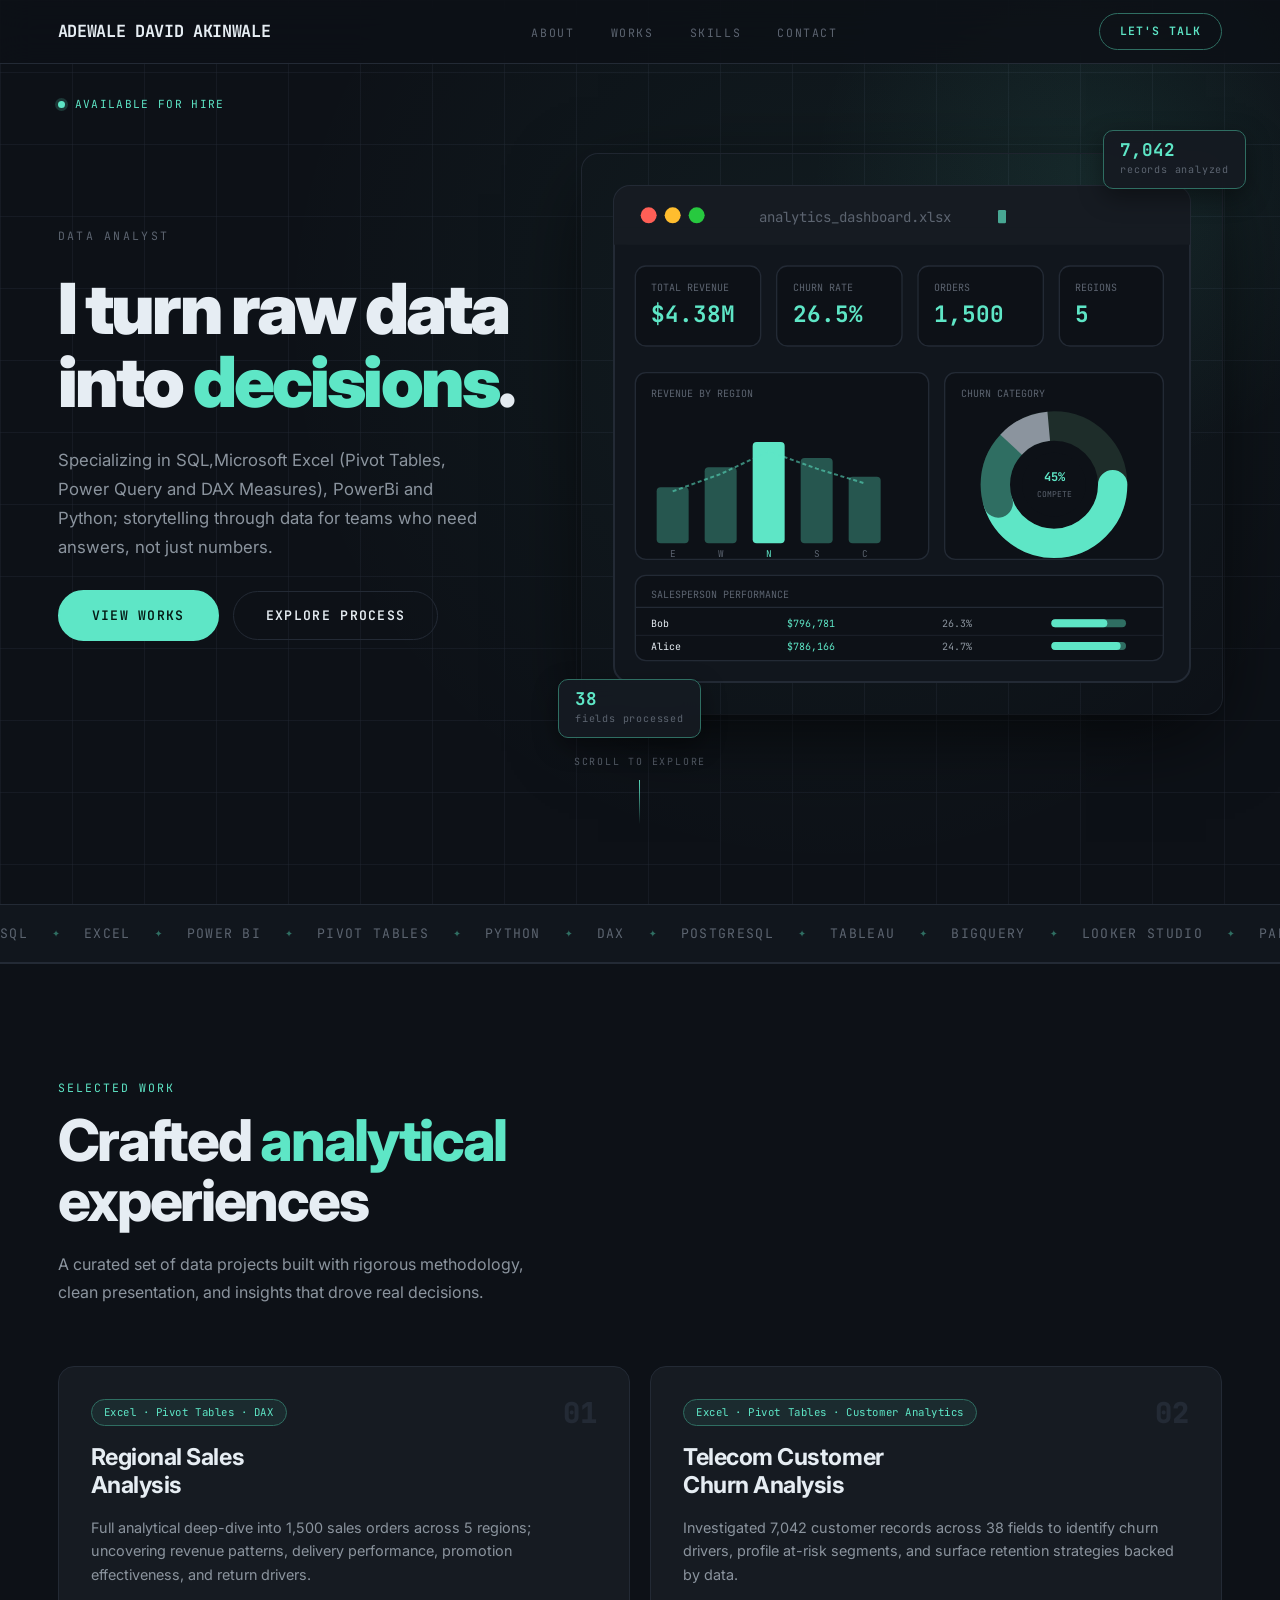
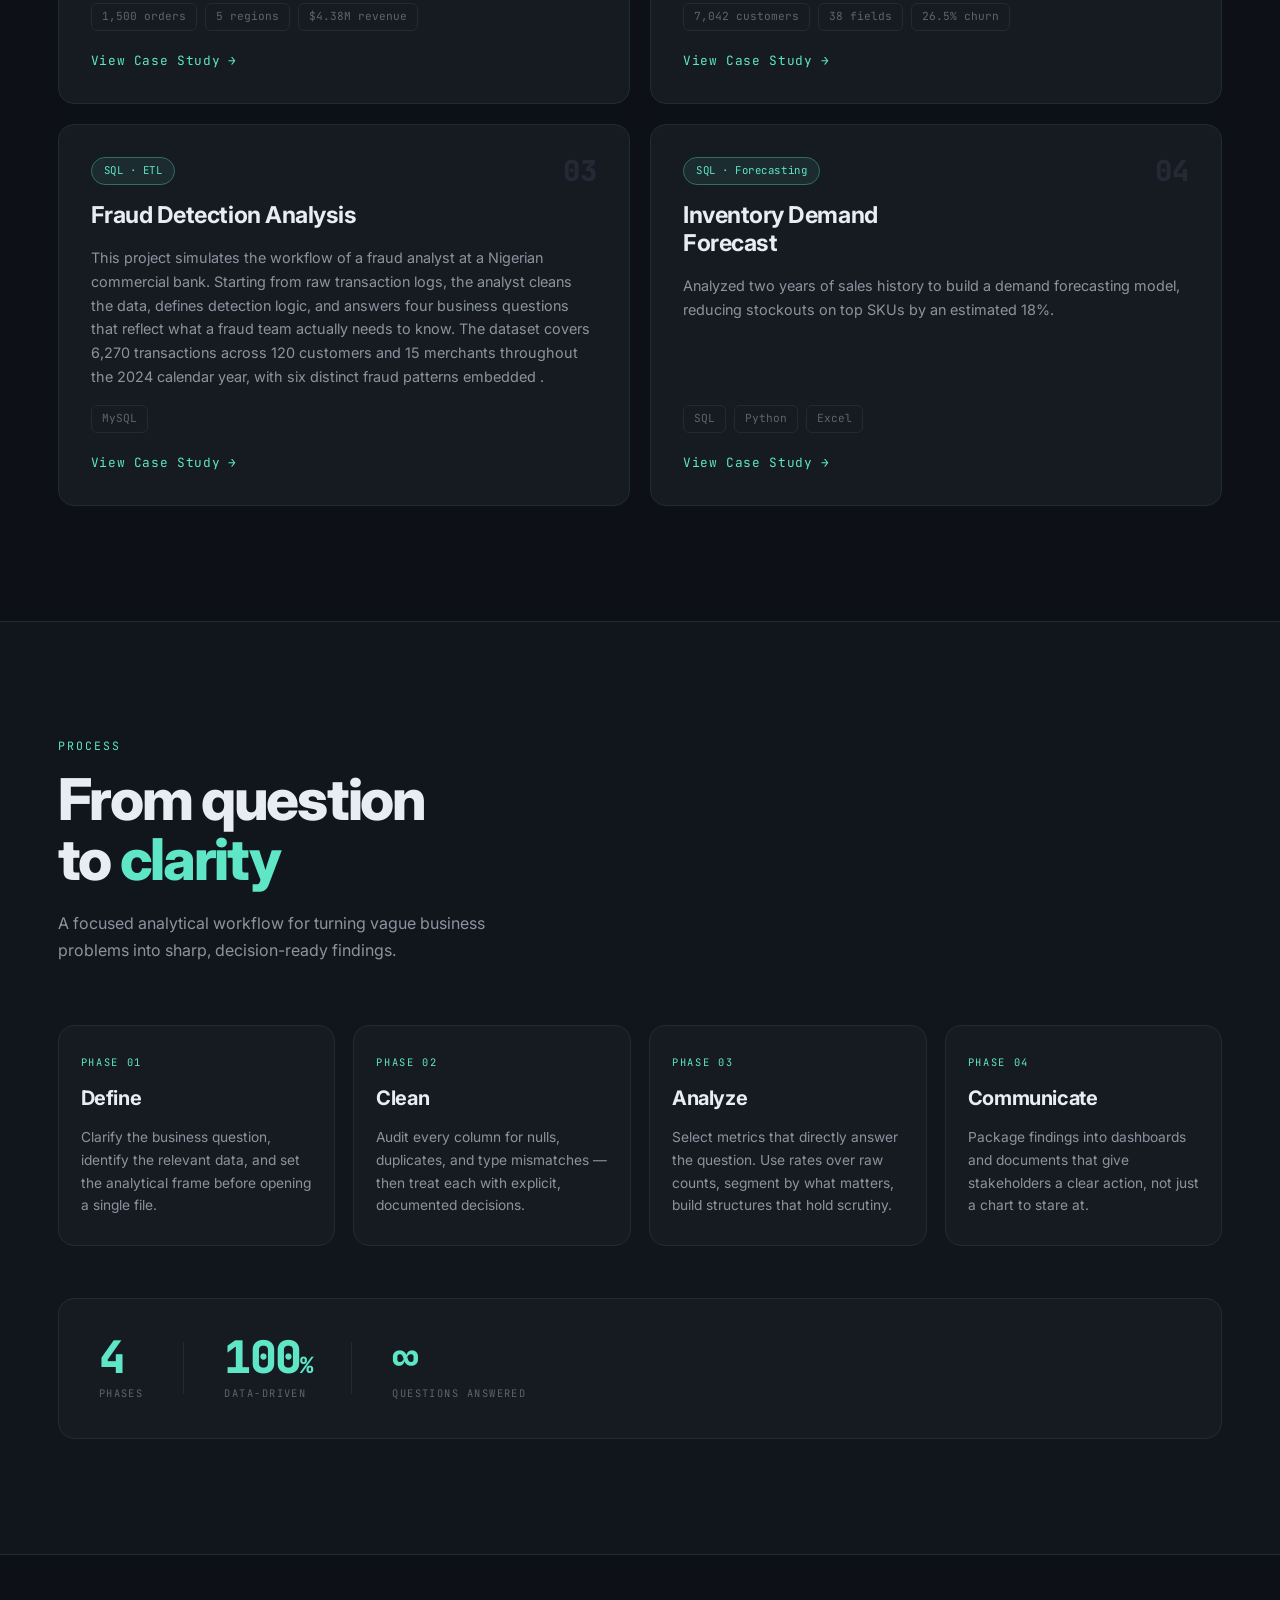
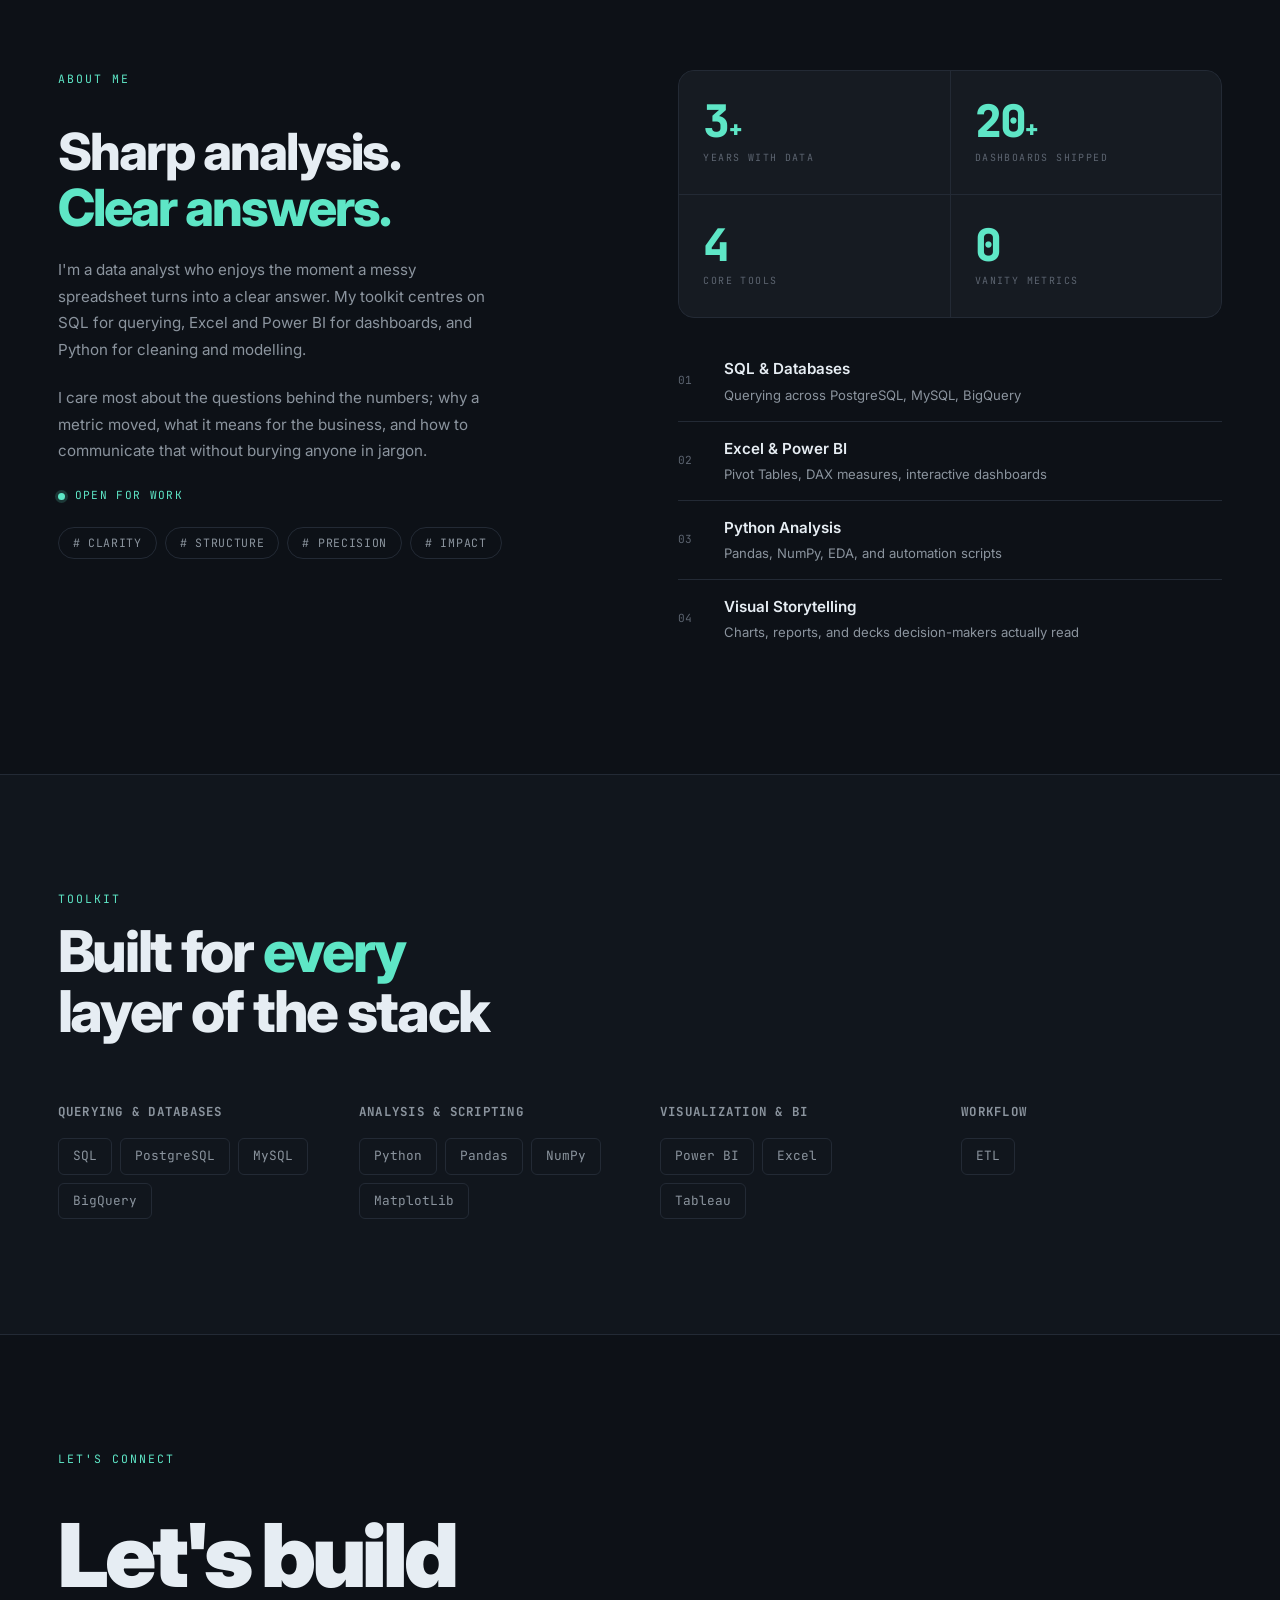
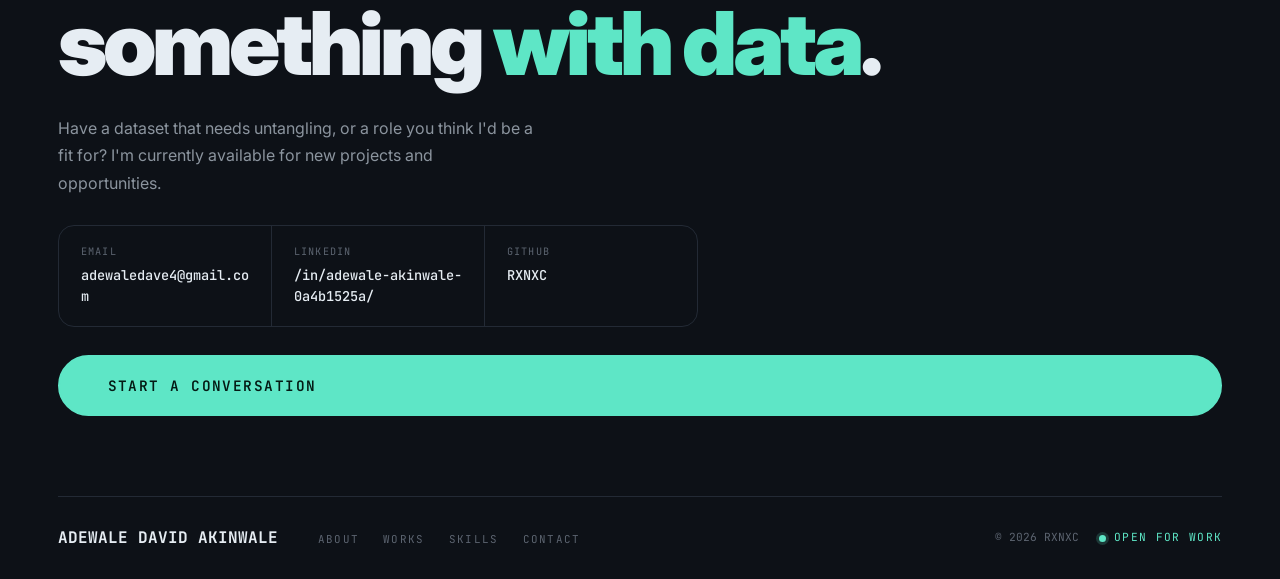
<file: index.html>
<!DOCTYPE html>
<html lang="en">
<head>
  <meta charset="UTF-8">
  <meta name="viewport" content="width=device-width, initial-scale=1.0">
  <title>Data Analyst Portfolio</title>
  <link rel="preconnect" href="https://fonts.googleapis.com">
  <link rel="preconnect" href="https://fonts.gstatic.com" crossorigin>
  <link href="https://fonts.googleapis.com/css2?family=JetBrains+Mono:wght@400;500;600;700&family=Inter:wght@300;400;500;600;700;800;900&display=swap" rel="stylesheet">
  <link rel="stylesheet" href="style.css">
</head>
<body>

<!-- ══════════════════ NAV ══════════════════ -->
<nav class="nav" id="nav">
  <div class="nav-inner">
    <a href="#top" class="nav-logo">ADEWALE<span class="accent"> </span>DAVID AKINWALE</a>
    <ul class="nav-links">
      <li><a href="#about">ABOUT</a></li>
      <li><a href="#projects">WORKS</a></li>
      <li><a href="#skills">SKILLS</a></li>
      <li><a href="#contact">CONTACT</a></li>
    </ul>
    <a href="#contact" class="nav-cta">LET'S TALK</a>
    <button class="nav-toggle" aria-label="Toggle menu" aria-expanded="false">
      <span></span><span></span><span></span>
    </button>
  </div>
</nav>

<!-- ══════════════════ HERO ══════════════════ -->
<section class="hero" id="top">
  <div class="hero-inner">

    <!-- Status badge -->
    <div class="hero-status">
      <span class="status-dot"></span>
      <span class="status-text">AVAILABLE FOR HIRE</span>
    </div>

    <!-- Two-column layout -->
    <div class="hero-body">

      <!-- Left: copy -->
      <div class="hero-left">
        <p class="hero-eyebrow">DATA ANALYST</p>
        <h1 class="hero-title">
          I turn raw&nbsp;data<br>into <em>decisions</em>.
        </h1>
        <p class="hero-desc">
          Specializing in SQL,Microsoft Excel (Pivot Tables, Power Query and DAX Measures), PowerBi and Python;  
          storytelling through data for teams who need answers, not just numbers.
        </p>
        <div class="hero-actions">
          <a href="#projects" class="btn-primary">VIEW WORKS</a>
          <a href="#about" class="btn-outline">EXPLORE PROCESS</a>
        </div>
      </div>

      <!-- Right: analytics SVG dashboard -->
      <div class="hero-right">
        <div class="hero-vis">
          <!-- Decorative accent chip: top-right -->
          <div class="vis-chip vis-chip-tl">
            <span class="chip-val">7,042</span>
            <span class="chip-label">records analyzed</span>
          </div>

          <svg class="vis-svg" viewBox="0 0 480 420" fill="none"
               xmlns="http://www.w3.org/2000/svg"
               role="img" aria-label="Analytics dashboard showing KPIs, bar chart, donut chart and data table">

            <!-- Dashboard frame -->
            <rect x="24" y="24" width="432" height="372" rx="12" fill="#11161d" stroke="#232a35" stroke-width="1.5"/>

            <!-- Title bar -->
            <rect x="24" y="24" width="432" height="44" rx="12" fill="#161b22"/>
            <rect x="24" y="55" width="432" height="13" fill="#161b22"/>
            <circle cx="50" cy="46" r="6" fill="#ff5f56"/>
            <circle cx="68" cy="46" r="6" fill="#ffbd2e"/>
            <circle cx="86" cy="46" r="6" fill="#27c93f"/>
            <text x="205" y="51" font-family="JetBrains Mono" font-size="10.5" fill="#5c6470" text-anchor="middle">analytics_dashboard.xlsx</text>
            <!-- Blinking cursor -->
            <rect x="312" y="42" width="6" height="10" rx="1" fill="#5ee6c6">
              <animate attributeName="opacity" values="1;0;1" dur="1.2s" repeatCount="indefinite"/>
            </rect>

            <!-- KPI row -->
            <rect x="40"  y="84" width="94"  height="60" rx="8" fill="#0d1117" stroke="#232a35" stroke-width="1"/>
            <text x="52"  y="103" font-family="JetBrains Mono" font-size="7.5" fill="#5c6470">TOTAL REVENUE</text>
            <text x="52"  y="126" font-family="JetBrains Mono" font-size="17" font-weight="700" fill="#5ee6c6">$4.38M</text>

            <rect x="146" y="84" width="94"  height="60" rx="8" fill="#0d1117" stroke="#232a35" stroke-width="1"/>
            <text x="158" y="103" font-family="JetBrains Mono" font-size="7.5" fill="#5c6470">CHURN RATE</text>
            <text x="158" y="126" font-family="JetBrains Mono" font-size="17" font-weight="700" fill="#5ee6c6">26.5%</text>

            <rect x="252" y="84" width="94"  height="60" rx="8" fill="#0d1117" stroke="#232a35" stroke-width="1"/>
            <text x="264" y="103" font-family="JetBrains Mono" font-size="7.5" fill="#5c6470">ORDERS</text>
            <text x="264" y="126" font-family="JetBrains Mono" font-size="17" font-weight="700" fill="#5ee6c6">1,500</text>

            <rect x="358" y="84" width="78"  height="60" rx="8" fill="#0d1117" stroke="#232a35" stroke-width="1"/>
            <text x="370" y="103" font-family="JetBrains Mono" font-size="7.5" fill="#5c6470">REGIONS</text>
            <text x="370" y="126" font-family="JetBrains Mono" font-size="17" font-weight="700" fill="#5ee6c6">5</text>

            <!-- Bar chart panel -->
            <rect x="40" y="164" width="220" height="140" rx="8" fill="#0d1117" stroke="#232a35" stroke-width="1"/>
            <text x="52" y="182" font-family="JetBrains Mono" font-size="7.5" fill="#5c6470">REVENUE BY REGION</text>
            <!-- Bars -->
            <rect x="56"  y="250" width="24" height="42" rx="3" fill="#2f6e62" opacity="0.75"/>
            <rect x="92"  y="235" width="24" height="57" rx="3" fill="#2f6e62" opacity="0.75"/>
            <rect x="128" y="216" width="24" height="76" rx="3" fill="#5ee6c6"/>
            <rect x="164" y="228" width="24" height="64" rx="3" fill="#2f6e62" opacity="0.75"/>
            <rect x="200" y="242" width="24" height="50" rx="3" fill="#2f6e62" opacity="0.75"/>
            <!-- X labels -->
            <text x="68"  y="302" font-family="JetBrains Mono" font-size="7" fill="#5c6470" text-anchor="middle">E</text>
            <text x="104" y="302" font-family="JetBrains Mono" font-size="7" fill="#5c6470" text-anchor="middle">W</text>
            <text x="140" y="302" font-family="JetBrains Mono" font-size="7" fill="#5ee6c6" text-anchor="middle">N</text>
            <text x="176" y="302" font-family="JetBrains Mono" font-size="7" fill="#5c6470" text-anchor="middle">S</text>
            <text x="212" y="302" font-family="JetBrains Mono" font-size="7" fill="#5c6470" text-anchor="middle">C</text>
            <!-- Trend line -->
            <polyline points="68,253 104,240 140,223 176,236 212,247"
                      fill="none" stroke="#5ee6c6" stroke-width="1.5"
                      stroke-dasharray="3 2" opacity="0.55"/>

            <!-- Donut panel -->
            <rect x="272" y="164" width="164" height="140" rx="8" fill="#0d1117" stroke="#232a35" stroke-width="1"/>
            <text x="284" y="182" font-family="JetBrains Mono" font-size="7.5" fill="#5c6470">CHURN CATEGORY</text>
            <circle cx="354" cy="248" r="44" fill="none" stroke="#1e2d2a" stroke-width="22"/>
            <circle cx="354" cy="248" r="44" fill="none" stroke="#5ee6c6" stroke-width="22"
                    stroke-dasharray="124 152" stroke-linecap="round"/>
            <circle cx="354" cy="248" r="44" fill="none" stroke="#2f6e62" stroke-width="22"
                    stroke-dasharray="47 229" stroke-dashoffset="-124" stroke-linecap="round"/>
            <circle cx="354" cy="248" r="44" fill="none" stroke="#8b949e" stroke-width="22"
                    stroke-dasharray="32 244" stroke-dashoffset="-171"/>
            <circle cx="354" cy="248" r="24" fill="#0d1117"/>
            <text x="354" y="245" font-family="JetBrains Mono" font-size="9" font-weight="700" fill="#5ee6c6" text-anchor="middle">45%</text>
            <text x="354" y="257" font-family="JetBrains Mono" font-size="6" fill="#5c6470" text-anchor="middle">COMPETE</text>

            <!-- Table panel -->
            <rect x="40" y="316" width="396" height="64" rx="8" fill="#0d1117" stroke="#232a35" stroke-width="1"/>
            <text x="52" y="333" font-family="JetBrains Mono" font-size="7.5" fill="#5c6470">SALESPERSON PERFORMANCE</text>
            <line x1="40" y1="340" x2="436" y2="340" stroke="#232a35" stroke-width="1"/>

            <text x="52"  y="355" font-family="JetBrains Mono" font-size="7.5" fill="#e6edf3">Bob</text>
            <text x="154" y="355" font-family="JetBrains Mono" font-size="7.5" fill="#5ee6c6">$796,781</text>
            <text x="270" y="355" font-family="JetBrains Mono" font-size="7.5" fill="#8b949e">26.3%</text>
            <rect x="352" y="349" width="56" height="6" rx="3" fill="#2f6e62"/>
            <rect x="352" y="349" width="42" height="6" rx="3" fill="#5ee6c6"/>

            <line x1="40" y1="361" x2="436" y2="361" stroke="#232a35" stroke-width="0.5"/>

            <text x="52"  y="372" font-family="JetBrains Mono" font-size="7.5" fill="#e6edf3">Alice</text>
            <text x="154" y="372" font-family="JetBrains Mono" font-size="7.5" fill="#5ee6c6">$786,166</text>
            <text x="270" y="372" font-family="JetBrains Mono" font-size="7.5" fill="#8b949e">24.7%</text>
            <rect x="352" y="366" width="56" height="6" rx="3" fill="#2f6e62"/>
            <rect x="352" y="366" width="52" height="6" rx="3" fill="#5ee6c6"/>
          </svg>

          <!-- Accent chip: bottom-left -->
          <div class="vis-chip vis-chip-br">
            <span class="chip-val">38</span>
            <span class="chip-label">fields processed</span>
          </div>
        </div>
      </div>

    </div><!-- /.hero-body -->

    <!-- Scroll indicator -->
    <div class="hero-scroll" aria-hidden="true">
      <span class="scroll-label">SCROLL TO EXPLORE</span>
      <div class="scroll-line"></div>
    </div>

  </div><!-- /.hero-inner -->
</section>

<!-- ══════════════════ MARQUEE ══════════════════ -->
<div class="marquee-wrap" aria-hidden="true">
  <div class="marquee-track">
    <span class="mq-item">SQL</span><span class="mq-sep">✦</span>
    <span class="mq-item">Excel</span><span class="mq-sep">✦</span>
    <span class="mq-item">Power BI</span><span class="mq-sep">✦</span>
    <span class="mq-item">Pivot Tables</span><span class="mq-sep">✦</span>
    <span class="mq-item">Python</span><span class="mq-sep">✦</span>
    <span class="mq-item">DAX</span><span class="mq-sep">✦</span>
    <span class="mq-item">PostgreSQL</span><span class="mq-sep">✦</span>
    <span class="mq-item">Tableau</span><span class="mq-sep">✦</span>
    <span class="mq-item">BigQuery</span><span class="mq-sep">✦</span>
    <span class="mq-item">Looker Studio</span><span class="mq-sep">✦</span>
    <span class="mq-item">Pandas</span><span class="mq-sep">✦</span>
    <span class="mq-item">ETL</span><span class="mq-sep">✦</span>
    <!-- duplicate set for seamless infinite loop -->
    <span class="mq-item">SQL</span><span class="mq-sep">✦</span>
    <span class="mq-item">Excel</span><span class="mq-sep">✦</span>
    <span class="mq-item">Power BI</span><span class="mq-sep">✦</span>
    <span class="mq-item">Pivot Tables</span><span class="mq-sep">✦</span>
    <span class="mq-item">Python</span><span class="mq-sep">✦</span>
    <span class="mq-item">DAX</span><span class="mq-sep">✦</span>
    <span class="mq-item">PostgreSQL</span><span class="mq-sep">✦</span>
    <span class="mq-item">Tableau</span><span class="mq-sep">✦</span>
    <span class="mq-item">BigQuery</span><span class="mq-sep">✦</span>
    <span class="mq-item">Looker Studio</span><span class="mq-sep">✦</span>
    <span class="mq-item">Pandas</span><span class="mq-sep">✦</span>
    <span class="mq-item">ETL</span><span class="mq-sep">✦</span>
  </div>
</div>

<!-- ══════════════════ SELECTED WORK ══════════════════ -->
<section class="section-work" id="projects">
  <div class="container">
    <div class="section-header">
      <p class="section-eyebrow">SELECTED WORK</p>
      <h2 class="section-title">Crafted <em>analytical</em><br>experiences</h2>
      <p class="section-desc">A curated set of data projects built with rigorous methodology, clean presentation, and insights that drove real decisions.</p>
    </div>
    <div class="work-grid">

      <article class="work-card">
        <div class="work-card-inner">
          <div class="work-card-top">
            <span class="work-tag">Excel &middot; Pivot Tables &middot; DAX</span>
            <span class="work-num">01</span>
          </div>
          <h3 class="work-title">Regional Sales<br>Analysis</h3>
          <p class="work-desc">Full analytical deep-dive into 1,500 sales orders across 5 regions; uncovering revenue patterns, delivery performance, promotion effectiveness, and return drivers.</p>
          <div class="work-meta">
            <span class="work-chip">1,500 orders</span>
            <span class="work-chip">5 regions</span>
            <span class="work-chip">$4.38M revenue</span>
          </div>
          <a href="Projects/regional-sales-analysis.html" class="work-link">View Case Study <span class="work-arrow">→</span></a>
        </div>
      </article>

      <article class="work-card">
        <div class="work-card-inner">
          <div class="work-card-top">
            <span class="work-tag">Excel &middot; Pivot Tables &middot; Customer Analytics</span>
            <span class="work-num">02</span>
          </div>
          <h3 class="work-title">Telecom Customer<br>Churn Analysis</h3>
          <p class="work-desc">Investigated 7,042 customer records across 38 fields to identify churn drivers, profile at-risk segments, and surface retention strategies backed by data.</p>
          <div class="work-meta">
            <span class="work-chip">7,042 customers</span>
            <span class="work-chip">38 fields</span>
            <span class="work-chip">26.5% churn</span>
          </div>
          <a href="Projects/telecom-churn.html" class="work-link">View Case Study <span class="work-arrow">→</span></a>
        </div>
      </article>

      <article class="work-card">
        <div class="work-card-inner">
          <div class="work-card-top">
            <span class="work-tag">SQL &middot; ETL</span>
            <span class="work-num">03</span>
          </div>
          <h3 class="work-title">Fraud Detection Analysis</h3>
          <p class="work-desc">This project simulates the workflow of a fraud analyst at a Nigerian commercial bank. Starting from raw transaction
logs, the analyst cleans the data, defines detection logic, and answers four business questions that reflect what a
fraud team actually needs to know. The dataset covers 6,270 transactions across 120 customers and 15 merchants
throughout the 2024 calendar year, with six distinct fraud patterns embedded .</p>
          <div class="work-meta">
            <span class="work-chip">MySQL</span>
          </div>
          <a href="Projects/fraud-analysis.html" class="work-link">View Case Study <span class="work-arrow">→</span></a>
        </div>
      </article>

      <article class="work-card">
        <div class="work-card-inner">
          <div class="work-card-top">
            <span class="work-tag">SQL &middot; Forecasting</span>
            <span class="work-num">04</span>
          </div>
          <h3 class="work-title">Inventory Demand<br>Forecast</h3>
          <p class="work-desc">Analyzed two years of sales history to build a demand forecasting model, reducing stockouts on top SKUs by an estimated 18%.</p>
          <div class="work-meta">
            <span class="work-chip">SQL</span>
            <span class="work-chip">Python</span>
            <span class="work-chip">Excel</span>
          </div>
          <a href="#" class="work-link">View Case Study <span class="work-arrow">→</span></a>
        </div>
      </article>

    </div>
  </div>
</section>

<!-- ══════════════════ PROCESS ══════════════════ -->
<section class="section-process">
  <div class="container">
    <div class="section-header">
      <p class="section-eyebrow">PROCESS</p>
      <h2 class="section-title">From question<br>to <em>clarity</em></h2>
      <p class="section-desc">A focused analytical workflow for turning vague business problems into sharp, decision-ready findings.</p>
    </div>
    <div class="process-grid">
      <div class="process-card">
        <span class="process-num">PHASE 01</span>
        <h3 class="process-title">Define</h3>
        <p class="process-body">Clarify the business question, identify the relevant data, and set the analytical frame before opening a single file.</p>
      </div>
      <div class="process-card">
        <span class="process-num">PHASE 02</span>
        <h3 class="process-title">Clean</h3>
        <p class="process-body">Audit every column for nulls, duplicates, and type mismatches — then treat each with explicit, documented decisions.</p>
      </div>
      <div class="process-card">
        <span class="process-num">PHASE 03</span>
        <h3 class="process-title">Analyze</h3>
        <p class="process-body">Select metrics that directly answer the question. Use rates over raw counts, segment by what matters, build structures that hold scrutiny.</p>
      </div>
      <div class="process-card">
        <span class="process-num">PHASE 04</span>
        <h3 class="process-title">Communicate</h3>
        <p class="process-body">Package findings into dashboards and documents that give stakeholders a clear action, not just a chart to stare at.</p>
      </div>
    </div>
    <div class="process-stats">
      <div class="pstat">
        <span class="pstat-val">4</span>
        <span class="pstat-label">PHASES</span>
      </div>
      <div class="pstat-div"></div>
      <div class="pstat">
        <span class="pstat-val">100<span class="pstat-unit">%</span></span>
        <span class="pstat-label">DATA-DRIVEN</span>
      </div>
      <div class="pstat-div"></div>
      <div class="pstat">
        <span class="pstat-val">∞</span>
        <span class="pstat-label">QUESTIONS ANSWERED</span>
      </div>
    </div>
  </div>
</section>

<!-- ══════════════════ ABOUT ══════════════════ -->
<section class="section-about" id="about">
  <div class="container">
    <div class="about-grid">

      <div class="about-left">
        <p class="section-eyebrow">ABOUT ME</p>
        <h2 class="about-title">Sharp analysis.<br><em>Clear answers.</em></h2>
        <p class="about-body">I'm a data analyst who enjoys the moment a messy spreadsheet turns into a clear answer. My toolkit centres on SQL for querying, Excel and Power BI for dashboards, and Python for cleaning and modelling.</p>
        <p class="about-body">I care most about the questions behind the numbers; why a metric moved, what it means for the business, and how to communicate that without burying anyone in jargon.</p>
        <div class="about-status">
          <span class="status-dot"></span>
          <span class="status-text">OPEN FOR WORK</span>
        </div>
        <div class="about-skills">
          <span class="skill-pill"># CLARITY</span>
          <span class="skill-pill"># STRUCTURE</span>
          <span class="skill-pill"># PRECISION</span>
          <span class="skill-pill"># IMPACT</span>
        </div>
      </div>

      <div class="about-right">
        <div class="about-stats-grid">
          <div class="astat"><span class="astat-val">3<span class="astat-plus">+</span></span><span class="astat-label">YEARS WITH DATA</span></div>
          <div class="astat"><span class="astat-val">20<span class="astat-plus">+</span></span><span class="astat-label">DASHBOARDS SHIPPED</span></div>
          <div class="astat"><span class="astat-val">4</span><span class="astat-label">CORE TOOLS</span></div>
          <div class="astat"><span class="astat-val">0</span><span class="astat-label">VANITY METRICS</span></div>
        </div>
        <div class="about-expertise">
          <div class="exp-row">
            <span class="exp-num">01</span>
            <div class="exp-content">
              <span class="exp-title">SQL &amp; Databases</span>
              <span class="exp-desc">Querying across PostgreSQL, MySQL, BigQuery</span>
            </div>
          </div>
          <div class="exp-row">
            <span class="exp-num">02</span>
            <div class="exp-content">
              <span class="exp-title">Excel &amp; Power BI</span>
              <span class="exp-desc">Pivot Tables, DAX measures, interactive dashboards</span>
            </div>
          </div>
          <div class="exp-row">
            <span class="exp-num">03</span>
            <div class="exp-content">
              <span class="exp-title">Python Analysis</span>
              <span class="exp-desc">Pandas, NumPy, EDA, and automation scripts</span>
            </div>
          </div>
          <div class="exp-row">
            <span class="exp-num">04</span>
            <div class="exp-content">
              <span class="exp-title">Visual Storytelling</span>
              <span class="exp-desc">Charts, reports, and decks decision-makers actually read</span>
            </div>
          </div>
        </div>
      </div>

    </div>
  </div>
</section>

<!-- ══════════════════ SKILLS ══════════════════ -->
<section class="section-skills" id="skills">
  <div class="container">
    <div class="section-header">
      <p class="section-eyebrow">TOOLKIT</p>
      <h2 class="section-title">Built for <em>every</em><br>layer of the stack</h2>
    </div>
    <div class="skills-cols">
      <div class="skills-col">
        <h3 class="skills-col-title">Querying &amp; Databases</h3>
        <div class="tag-row">
          <span class="tag">SQL</span><span class="tag">PostgreSQL</span>
          <span class="tag">MySQL</span><span class="tag">BigQuery</span>
        </div>
      </div>
      <div class="skills-col">
        <h3 class="skills-col-title">Analysis &amp; Scripting</h3>
        <div class="tag-row">
          <span class="tag">Python</span><span class="tag">Pandas</span>
          <span class="tag">NumPy</span><span class="tag">MatplotLib</span>
        </div>
      </div>
      <div class="skills-col">
        <h3 class="skills-col-title">Visualization &amp; BI</h3>
        <div class="tag-row">
          <span class="tag">Power BI</span><span class="tag">Excel</span>
          <span class="tag">Tableau</span>
        </div>
      </div>
      <div class="skills-col">
        <h3 class="skills-col-title">Workflow</h3>
        <div class="tag-row">
          <span class="tag">ETL</span>
        </div>
      </div>
    </div>
  </div>
</section>

<!-- ══════════════════ CONTACT + FOOTER ══════════════════ -->
<section class="section-contact" id="contact">
  <div class="container">

    <div class="contact-top">
      <p class="section-eyebrow">LET'S CONNECT</p>
      <h2 class="contact-title">Let's build<br>something <em>with data</em>.</h2>
      <p class="contact-body">Have a dataset that needs untangling, or a role you think I'd be a fit for? I'm currently available for new projects and opportunities.</p>

      <div class="contact-links-row">
        <a href="mailto:adewaledave4@gmail.com" class="contact-item">
          <span class="contact-item-label">EMAIL</span>
          <span class="contact-item-val">adewaledave4@gmail.com</span>
        </a>
        <a href="https://www.linkedin.com/in/adewale-akinwale-0a4b1525a/" class="contact-item">
          <span class="contact-item-label">LINKEDIN</span>
          <span class="contact-item-val">/in/adewale-akinwale-0a4b1525a/</span>
        </a>
        <a href="https://github.com/RXNXC" class="contact-item">
          <span class="contact-item-label">GITHUB</span>
          <span class="contact-item-val">RXNXC</span>
        </a>
      </div>

      <a href="mailto:adewaledave4@gmail.com" class="btn-primary btn-lg">START A CONVERSATION</a>
    </div>

    <div class="contact-bottom">
      <div class="footer-left">
        <a href="#top" class="footer-logo">ADEWALE<span class="accent"> </span>DAVID AKINWALE</a>
        <ul class="footer-nav">
          <li><a href="#about">ABOUT</a></li>
          <li><a href="#projects">WORKS</a></li>
          <li><a href="#skills">SKILLS</a></li>
          <li><a href="#contact">CONTACT</a></li>
        </ul>
      </div>
      <div class="footer-right">
        <span class="footer-copy">&copy; 2026 RXNXC</span>
        <div class="footer-status">
          <span class="status-dot"></span>
          <span class="status-text">OPEN FOR WORK</span>
        </div>
      </div>
    </div>

  </div>
</section>

<script src="script.js"></script>
</body>
</html>
</file>
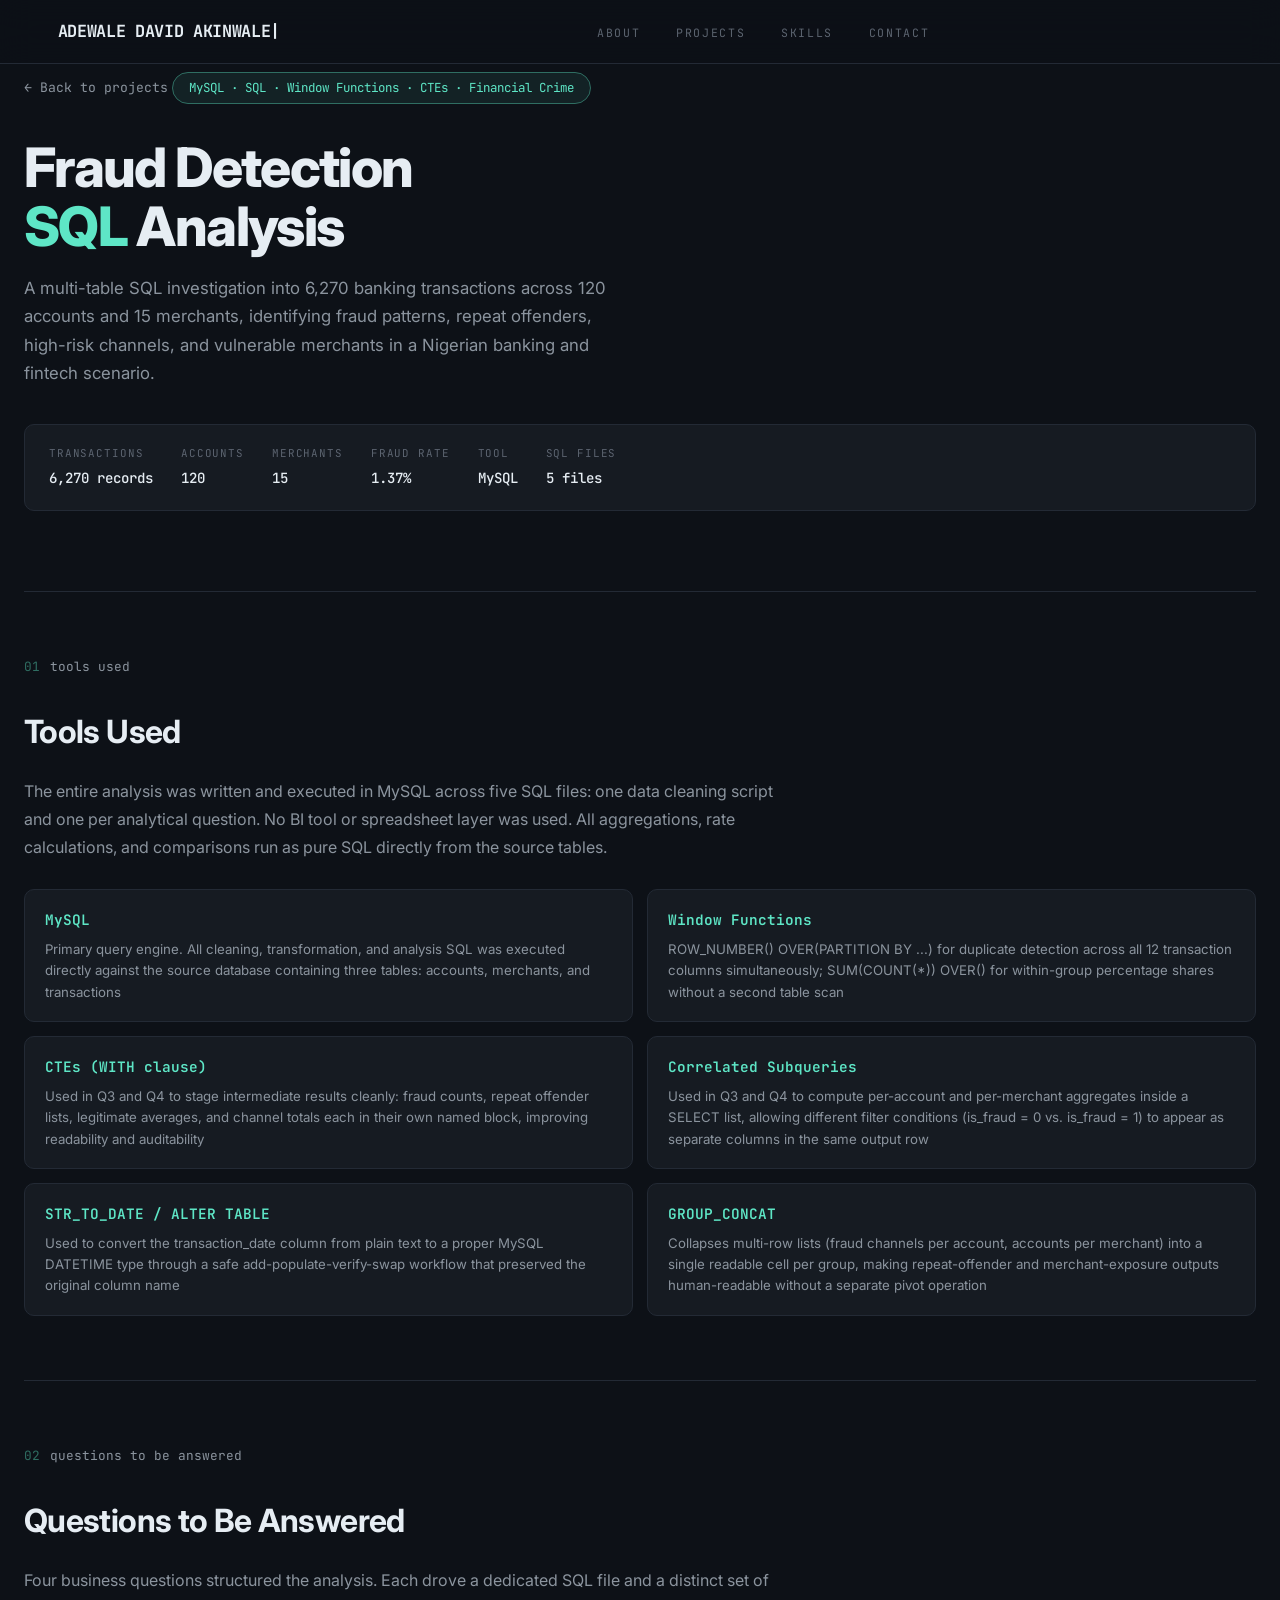
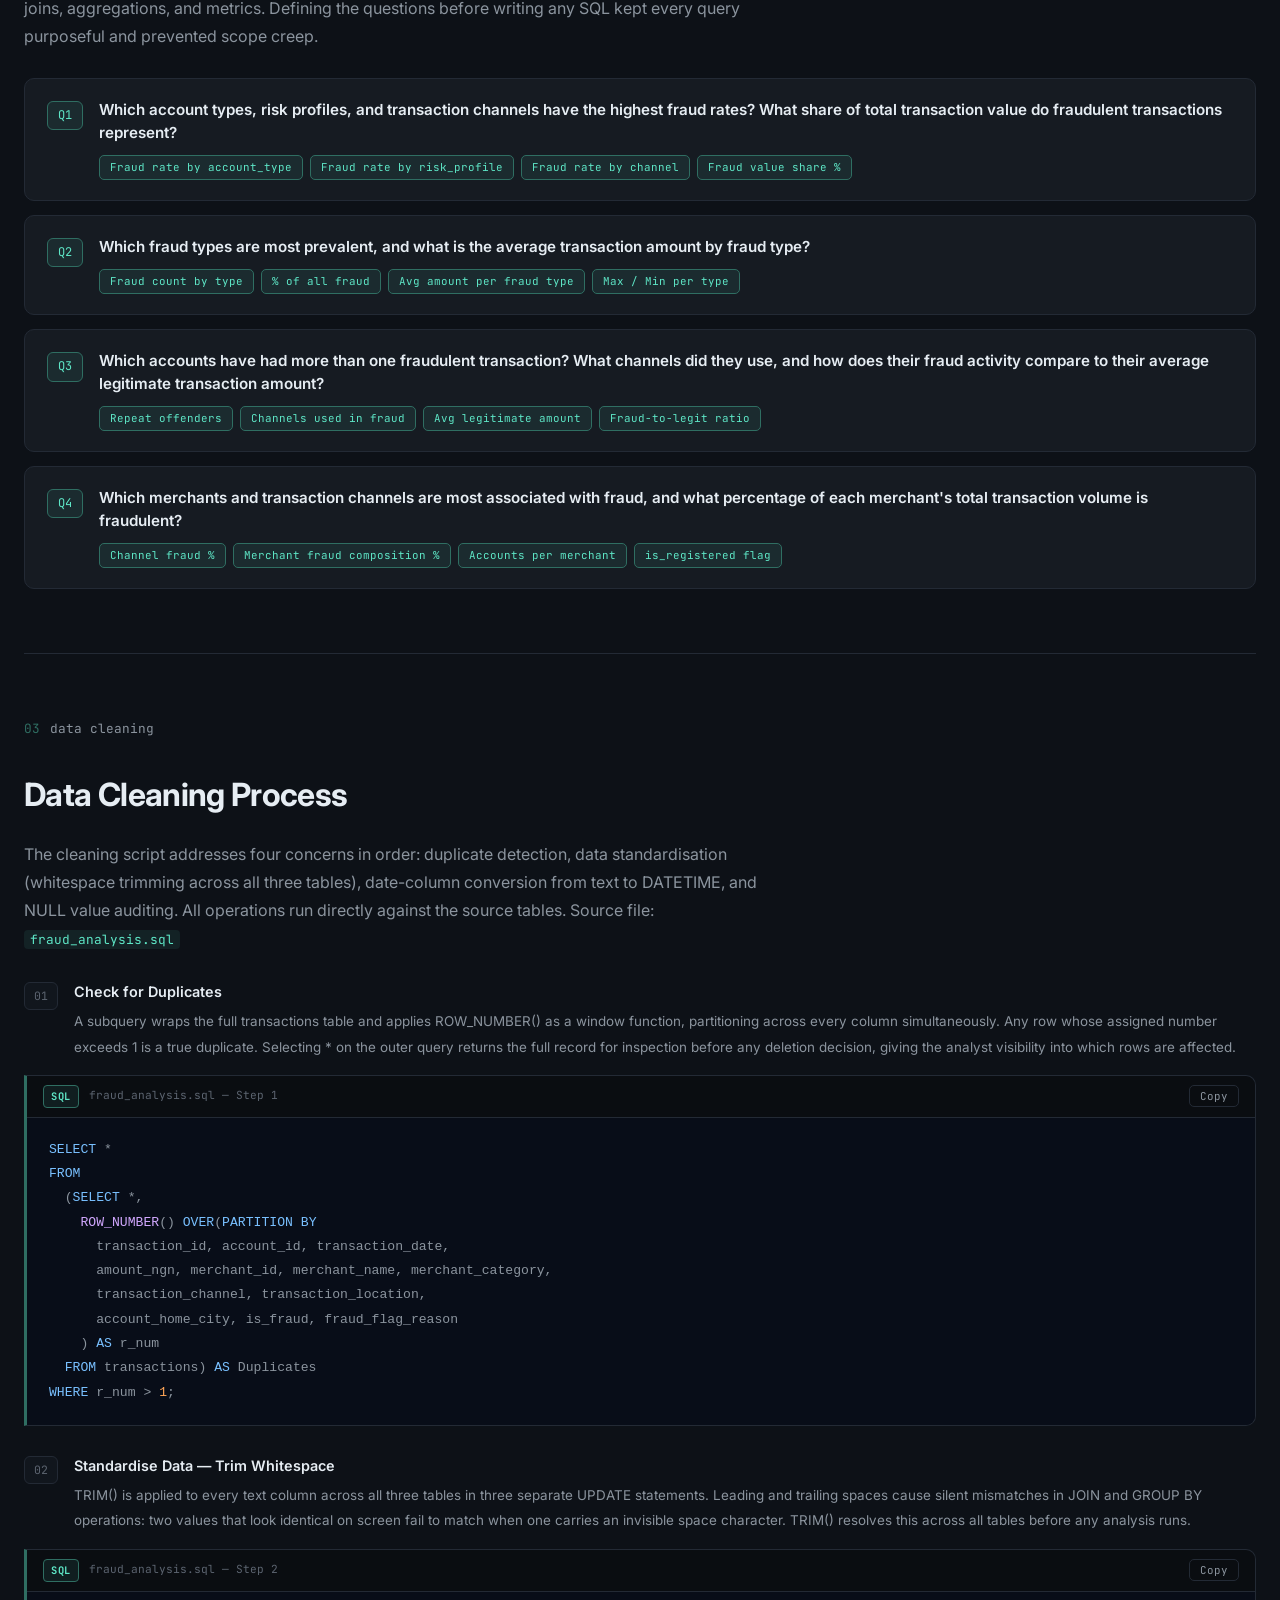
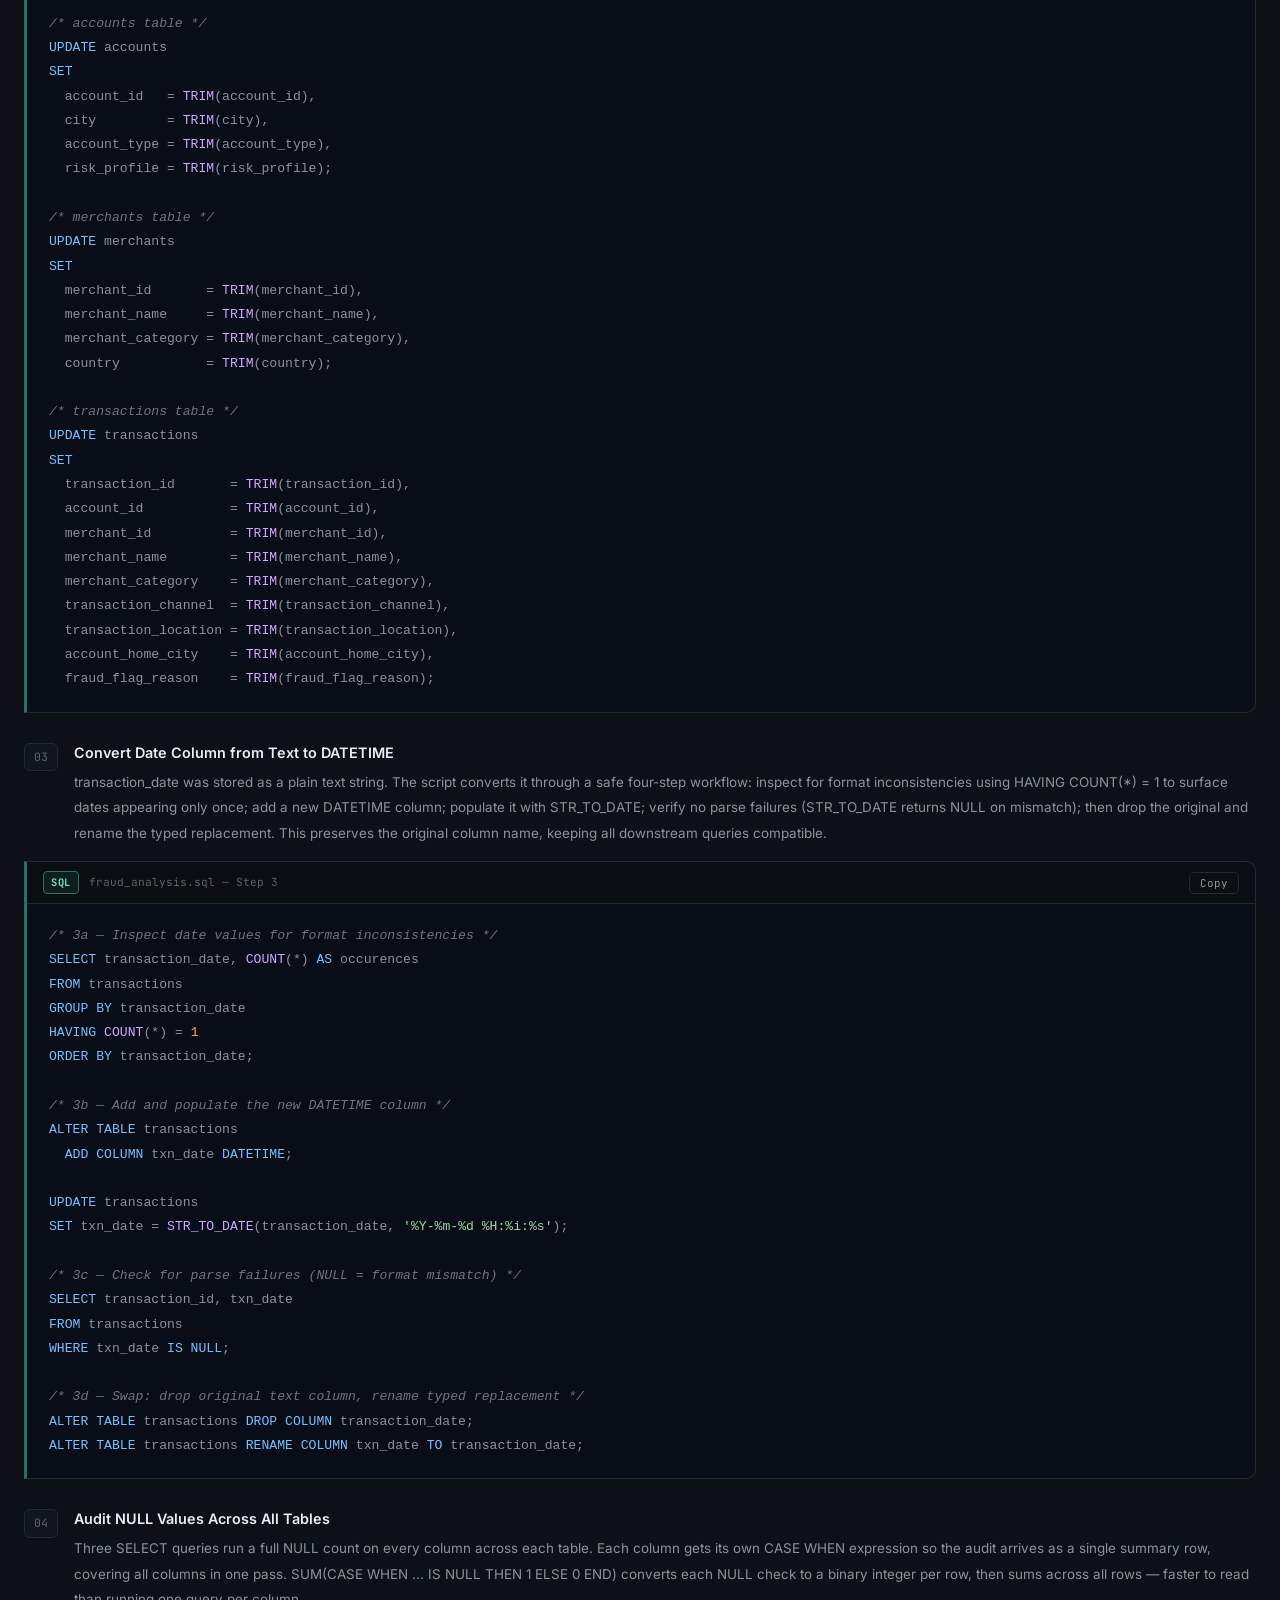
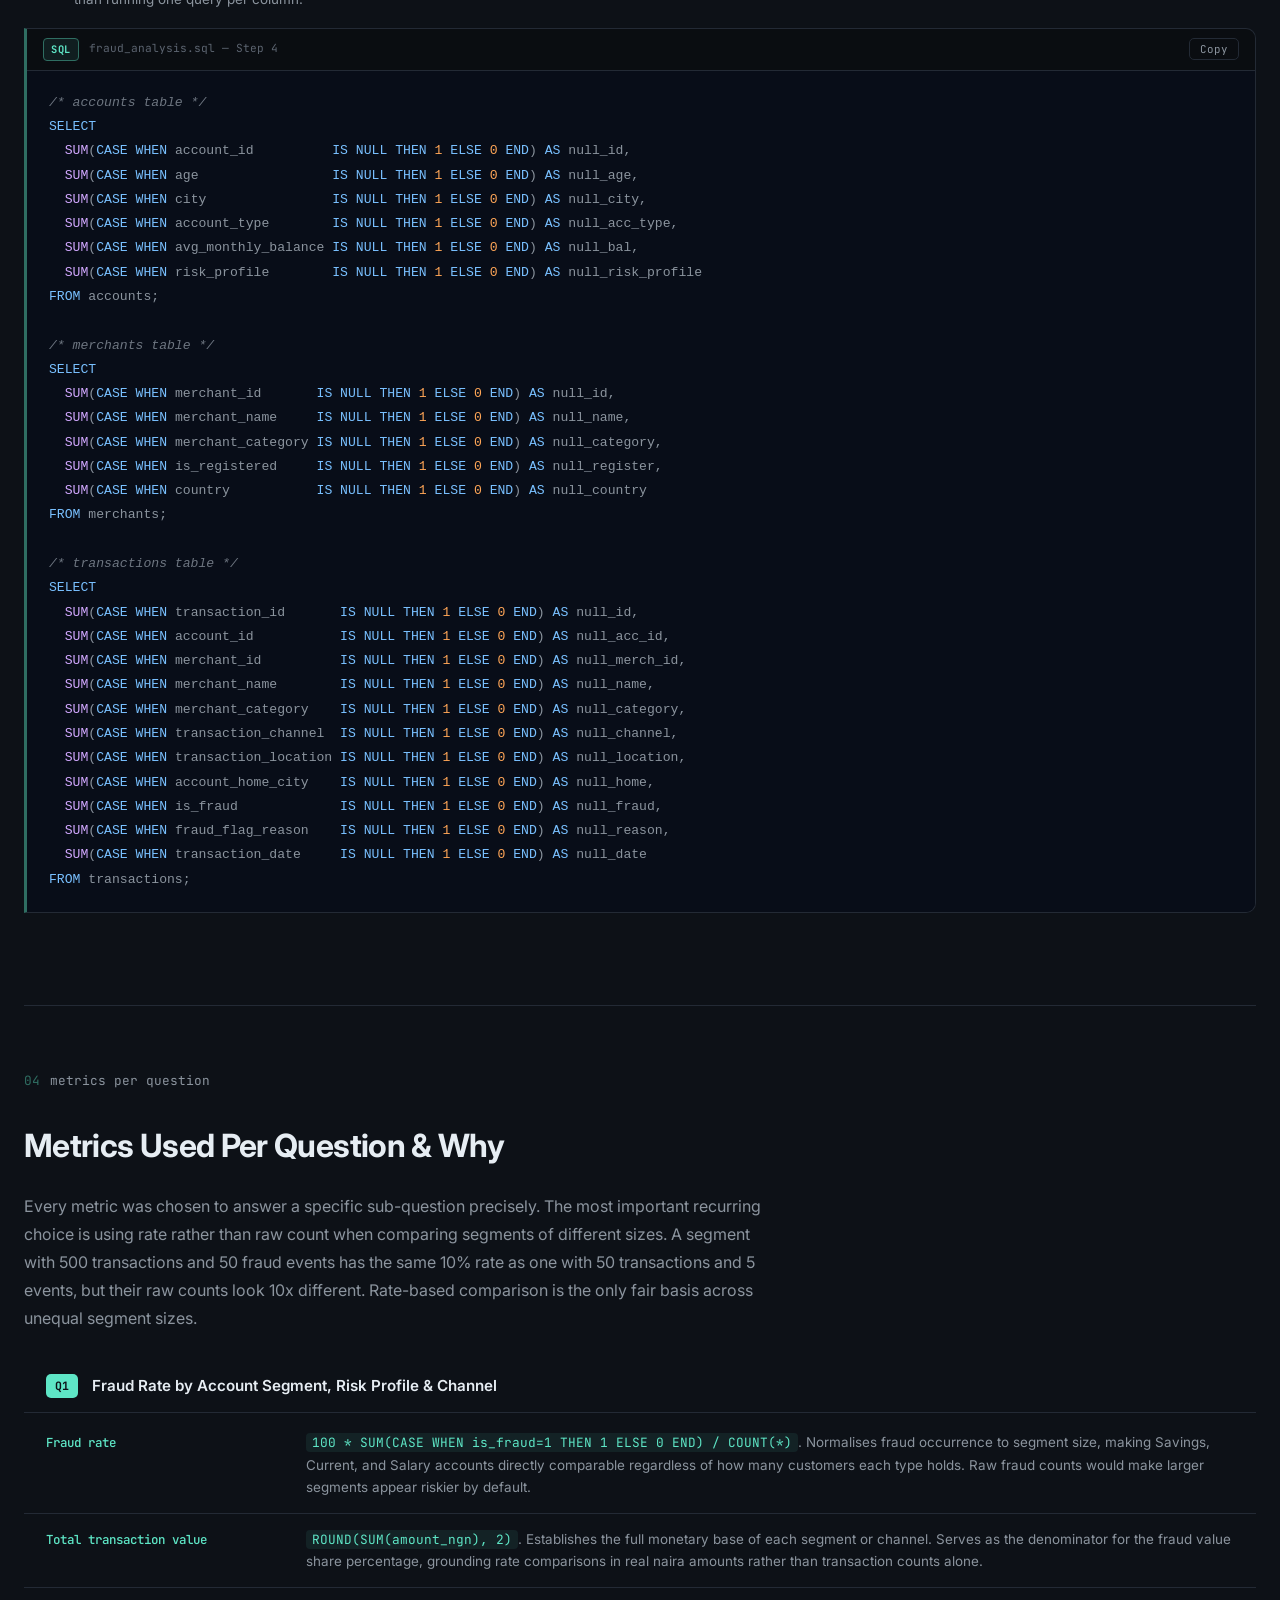
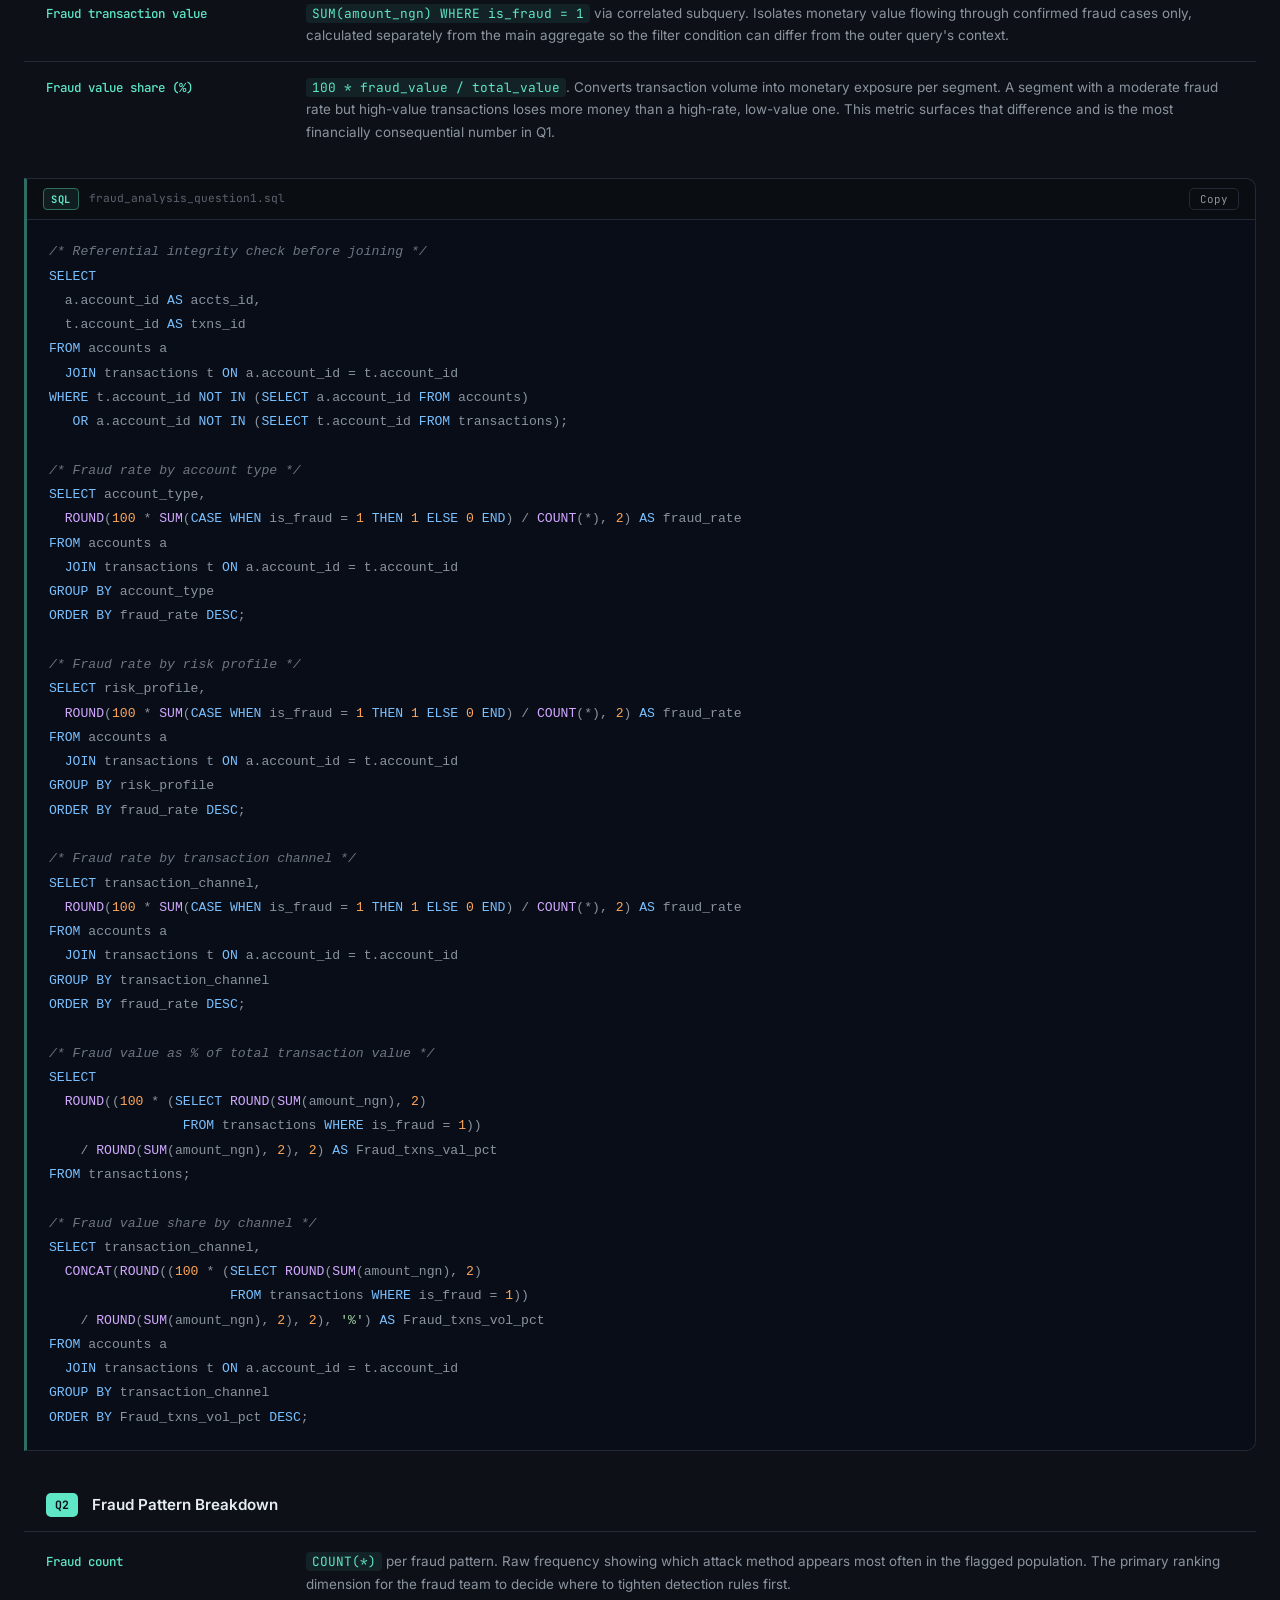
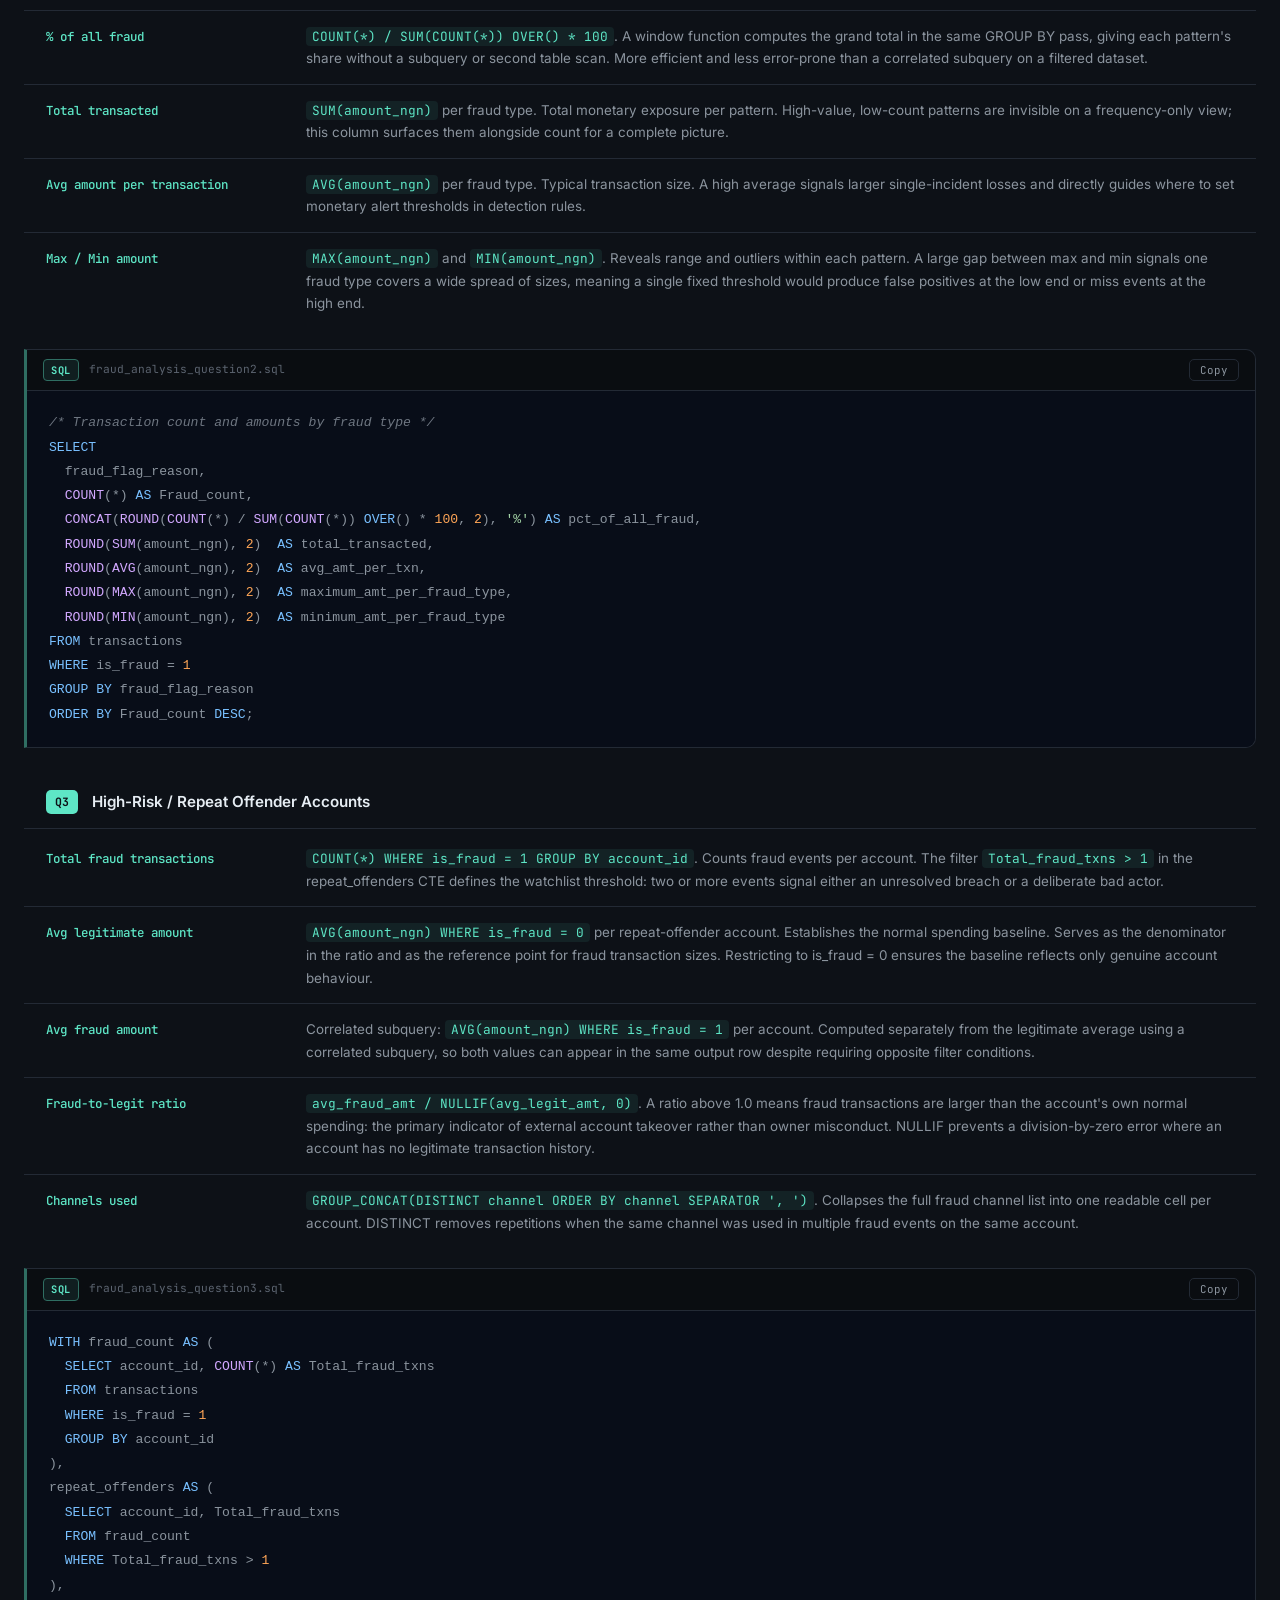
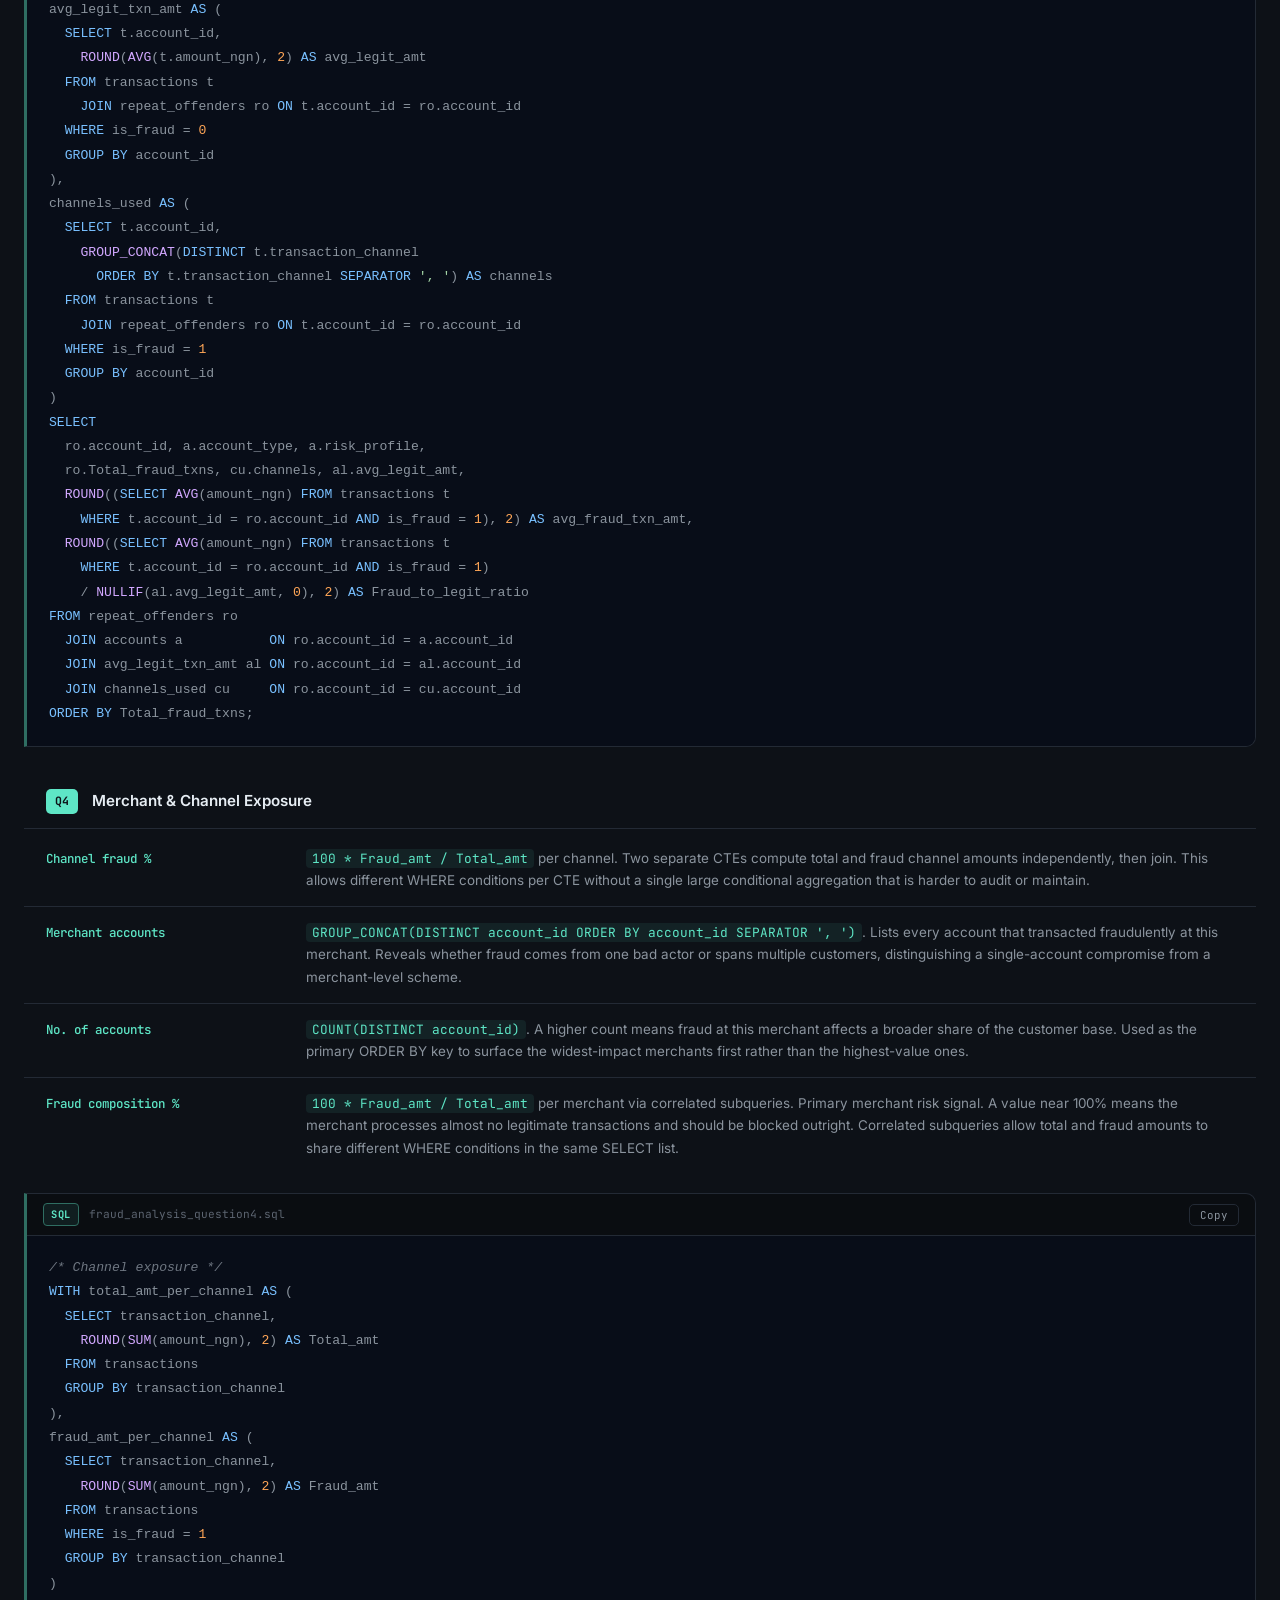
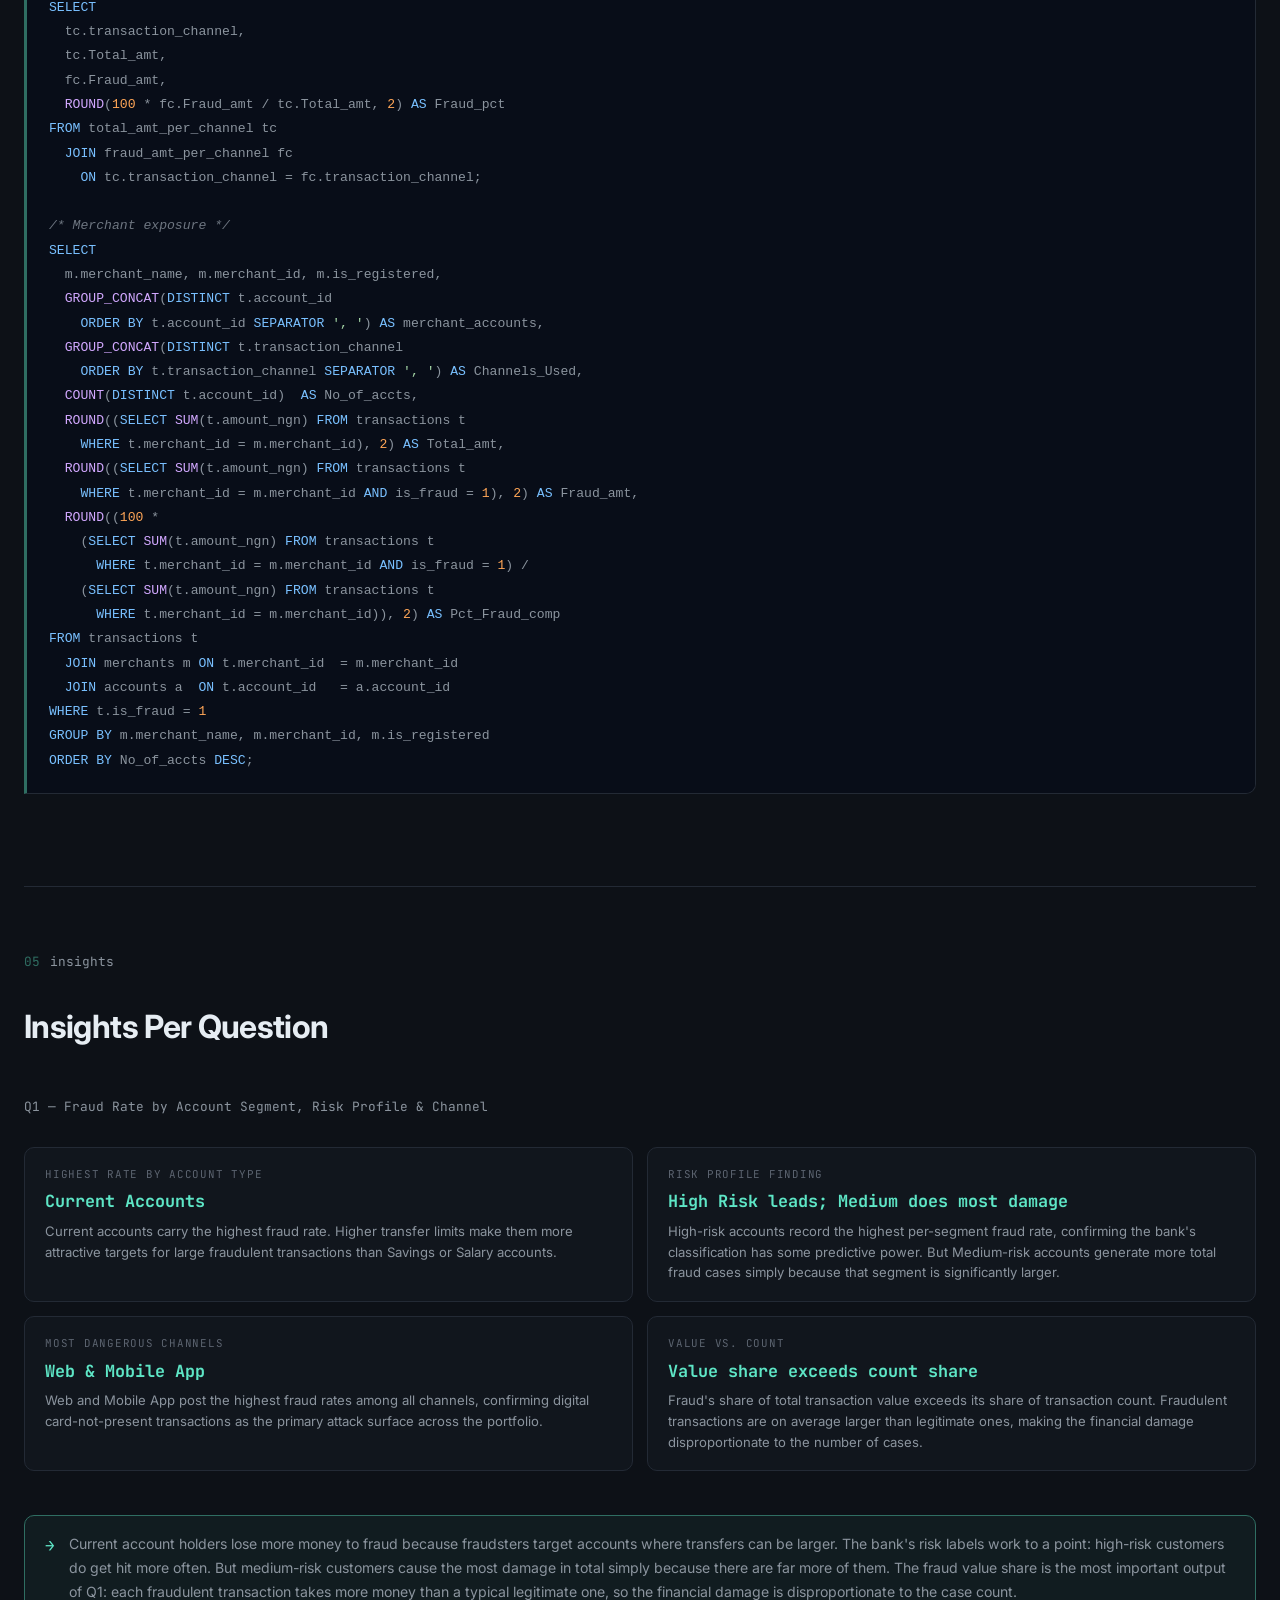
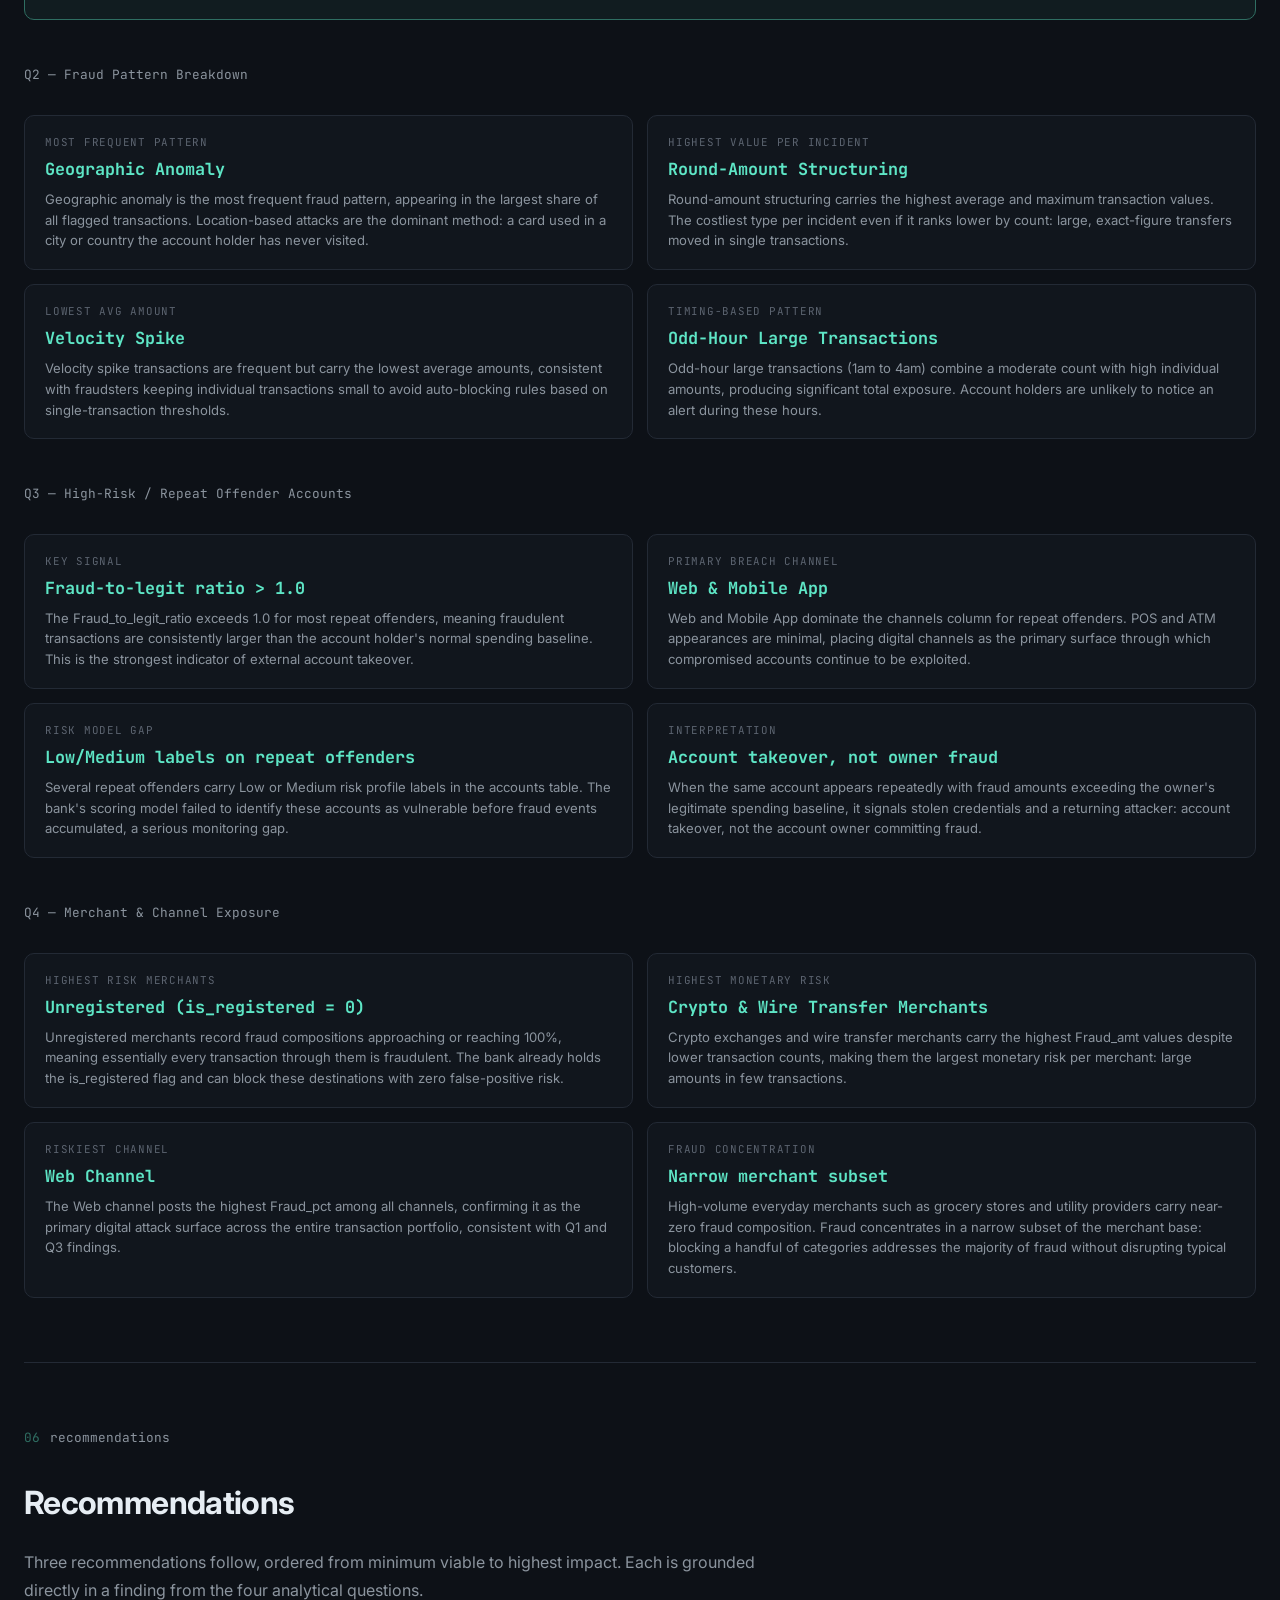
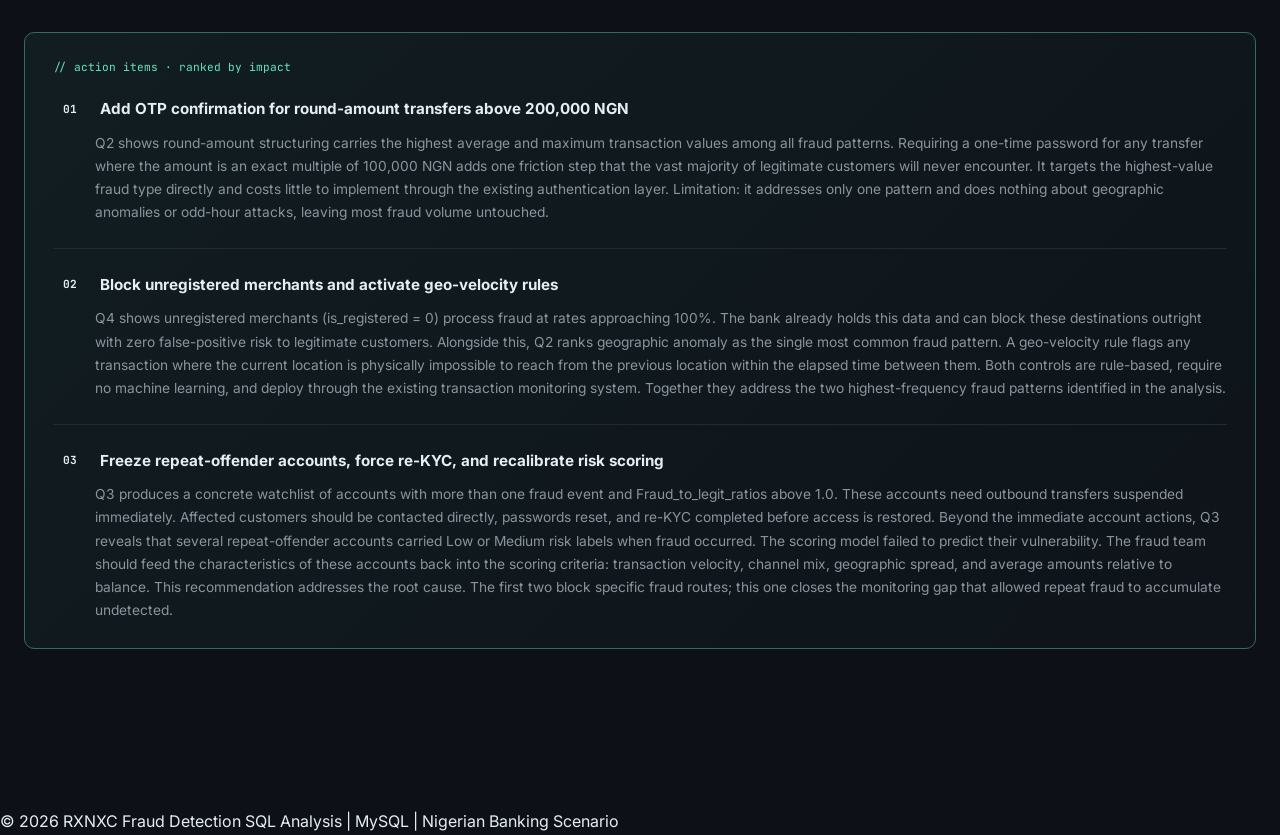
<file: Projects/fraud-analysis.html>
<!DOCTYPE html>
<html lang="en">
<head>
  <meta charset="UTF-8">
  <meta name="viewport" content="width=device-width, initial-scale=1.0">
  <title>Fraud Analysis | Portfolio</title>
  <link rel="preconnect" href="https://fonts.googleapis.com">
  <link rel="preconnect" href="https://fonts.gstatic.com" crossorigin>
  <link href="https://fonts.googleapis.com/css2?family=JetBrains+Mono:wght@400;500;600;700&family=Inter:wght@400;500;600;700;800&display=swap" rel="stylesheet">
  <link rel="stylesheet" href="../style.css">
  <link rel="stylesheet" href="fraud-analysis.css">
</head>
<body>

<!-- NAV -->
<nav class="nav">
  <div class="nav-inner">
    <a href="../index.html" class="nav-logo">ADEWALE<span class="accent"> </span>DAVID AKINWALE<span class="cursor">|</span></a>
    <button class="nav-toggle" aria-label="Toggle menu" aria-expanded="false">
      <span></span><span></span><span></span>
    </button>
    <ul class="nav-links">
      <li><a href="../index.html#about"><span class="line-no"></span> ABOUT</a></li>
      <li><a href="../index.html#projects"><span class="line-no"></span> PROJECTS</a></li>
      <li><a href="../index.html#skills"><span class="line-no"></span> SKILLS</a></li>
      <li><a href="../index.html#contact"><span class="line-no"></span> CONTACT</a></li>
    </ul>
  </div>
</nav>

<!-- HERO -->
<header class="project-hero">
  <a href="../index.html#projects" class="back-link">← Back to projects</a>
  <span class="project-hero-tag">MySQL &middot; SQL &middot; Window Functions &middot; CTEs &middot; Financial Crime</span>
  <h1>Fraud Detection<br><span class="accent">SQL</span> Analysis</h1>
  <p class="project-hero-sub">
    A multi-table SQL investigation into 6,270 banking transactions across 120 accounts
    and 15 merchants, identifying fraud patterns, repeat offenders, high-risk channels,
    and vulnerable merchants in a Nigerian banking and fintech scenario.
  </p>
  <div class="project-meta-bar">
    <div class="meta-item"><span class="meta-key">Transactions</span><span class="meta-val">6,270 records</span></div>
    <div class="meta-item"><span class="meta-key">Accounts</span><span class="meta-val">120</span></div>
    <div class="meta-item"><span class="meta-key">Merchants</span><span class="meta-val">15</span></div>
    <div class="meta-item"><span class="meta-key">Fraud Rate</span><span class="meta-val">1.37%</span></div>
    <div class="meta-item"><span class="meta-key">Tool</span><span class="meta-val">MySQL</span></div>
    <div class="meta-item"><span class="meta-key">SQL Files</span><span class="meta-val">5 files</span></div>
  </div>
</header>

<!-- MAIN -->
<main class="project-body">

  <!-- 01. TOOLS -->
  <section class="proj-section" id="tools">
    <p class="proj-section-label"><span class="line-no">01</span> tools used</p>
    <h2>Tools Used</h2>
    <p>The entire analysis was written and executed in MySQL across five SQL files: one data cleaning script and one per analytical question. No BI tool or spreadsheet layer was used. All aggregations, rate calculations, and comparisons run as pure SQL directly from the source tables.</p>
    <div class="tool-grid">
      <div class="tool-card">
        <span class="tool-card-name">MySQL</span>
        <span class="tool-card-role">Primary query engine. All cleaning, transformation, and analysis SQL was executed directly against the source database containing three tables: accounts, merchants, and transactions</span>
      </div>
      <div class="tool-card">
        <span class="tool-card-name">Window Functions</span>
        <span class="tool-card-role">ROW_NUMBER() OVER(PARTITION BY ...) for duplicate detection across all 12 transaction columns simultaneously; SUM(COUNT(*)) OVER() for within-group percentage shares without a second table scan</span>
      </div>
      <div class="tool-card">
        <span class="tool-card-name">CTEs (WITH clause)</span>
        <span class="tool-card-role">Used in Q3 and Q4 to stage intermediate results cleanly: fraud counts, repeat offender lists, legitimate averages, and channel totals each in their own named block, improving readability and auditability</span>
      </div>
      <div class="tool-card">
        <span class="tool-card-name">Correlated Subqueries</span>
        <span class="tool-card-role">Used in Q3 and Q4 to compute per-account and per-merchant aggregates inside a SELECT list, allowing different filter conditions (is_fraud = 0 vs. is_fraud = 1) to appear as separate columns in the same output row</span>
      </div>
      <div class="tool-card">
        <span class="tool-card-name">STR_TO_DATE / ALTER TABLE</span>
        <span class="tool-card-role">Used to convert the transaction_date column from plain text to a proper MySQL DATETIME type through a safe add-populate-verify-swap workflow that preserved the original column name</span>
      </div>
      <div class="tool-card">
        <span class="tool-card-name">GROUP_CONCAT</span>
        <span class="tool-card-role">Collapses multi-row lists (fraud channels per account, accounts per merchant) into a single readable cell per group, making repeat-offender and merchant-exposure outputs human-readable without a separate pivot operation</span>
      </div>
    </div>
  </section>

  <!-- 02. QUESTIONS -->
  <section class="proj-section" id="questions">
    <p class="proj-section-label"><span class="line-no">02</span> questions to be answered</p>
    <h2>Questions to Be Answered</h2>
    <p>Four business questions structured the analysis. Each drove a dedicated SQL file and a distinct set of joins, aggregations, and metrics. Defining the questions before writing any SQL kept every query purposeful and prevented scope creep.</p>
    <div class="q-list">

      <div class="q-item">
        <span class="q-num">Q1</span>
        <div class="q-item-body">
          <p class="q-item-text">Which account types, risk profiles, and transaction channels have the highest fraud rates? What share of total transaction value do fraudulent transactions represent?</p>
          <div class="q-item-tags">
            <span class="q-tag">Fraud rate by account_type</span>
            <span class="q-tag">Fraud rate by risk_profile</span>
            <span class="q-tag">Fraud rate by channel</span>
            <span class="q-tag">Fraud value share %</span>
          </div>
        </div>
      </div>

      <div class="q-item">
        <span class="q-num">Q2</span>
        <div class="q-item-body">
          <p class="q-item-text">Which fraud types are most prevalent, and what is the average transaction amount by fraud type?</p>
          <div class="q-item-tags">
            <span class="q-tag">Fraud count by type</span>
            <span class="q-tag">% of all fraud</span>
            <span class="q-tag">Avg amount per fraud type</span>
            <span class="q-tag">Max / Min per type</span>
          </div>
        </div>
      </div>

      <div class="q-item">
        <span class="q-num">Q3</span>
        <div class="q-item-body">
          <p class="q-item-text">Which accounts have had more than one fraudulent transaction? What channels did they use, and how does their fraud activity compare to their average legitimate transaction amount?</p>
          <div class="q-item-tags">
            <span class="q-tag">Repeat offenders</span>
            <span class="q-tag">Channels used in fraud</span>
            <span class="q-tag">Avg legitimate amount</span>
            <span class="q-tag">Fraud-to-legit ratio</span>
          </div>
        </div>
      </div>

      <div class="q-item">
        <span class="q-num">Q4</span>
        <div class="q-item-body">
          <p class="q-item-text">Which merchants and transaction channels are most associated with fraud, and what percentage of each merchant's total transaction volume is fraudulent?</p>
          <div class="q-item-tags">
            <span class="q-tag">Channel fraud %</span>
            <span class="q-tag">Merchant fraud composition %</span>
            <span class="q-tag">Accounts per merchant</span>
            <span class="q-tag">is_registered flag</span>
          </div>
        </div>
      </div>

    </div>
  </section>

  <!-- 03. DATA CLEANING -->
  <section class="proj-section" id="cleaning">
    <p class="proj-section-label"><span class="line-no">03</span> data cleaning</p>
    <h2>Data Cleaning Process</h2>
    <p>The cleaning script addresses four concerns in order: duplicate detection, data standardisation (whitespace trimming across all three tables), date-column conversion from text to DATETIME, and NULL value auditing. All operations run directly against the source tables. Source file: <code class="inline-code">fraud_analysis.sql</code></p>

    <!-- Step 1 -->
    <div class="cleaning-step">
      <div class="step-num-wrap"><span class="step-num">01</span></div>
      <div class="step-content">
        <strong>Check for Duplicates</strong>
        <span>A subquery wraps the full transactions table and applies ROW_NUMBER() as a window function, partitioning across every column simultaneously. Any row whose assigned number exceeds 1 is a true duplicate. Selecting * on the outer query returns the full record for inspection before any deletion decision, giving the analyst visibility into which rows are affected.</span>
      </div>
    </div>
    <div class="sql-block">
      <div class="sql-chrome">
        <span class="sql-lang">SQL</span>
        <span class="sql-file">fraud_analysis.sql — Step 1</span>
        <button class="sql-copy-btn" aria-label="Copy SQL">Copy</button>
      </div>
      <pre class="sql-code"><code><span class="sql-kw">SELECT</span> *
<span class="sql-kw">FROM</span>
  (<span class="sql-kw">SELECT</span> *,
    <span class="sql-fn">ROW_NUMBER</span>() <span class="sql-kw">OVER</span>(<span class="sql-kw">PARTITION BY</span>
      transaction_id, account_id, transaction_date,
      amount_ngn, merchant_id, merchant_name, merchant_category,
      transaction_channel, transaction_location,
      account_home_city, is_fraud, fraud_flag_reason
    ) <span class="sql-kw">AS</span> r_num
  <span class="sql-kw">FROM</span> transactions) <span class="sql-kw">AS</span> Duplicates
<span class="sql-kw">WHERE</span> r_num <span class="sql-op">&gt;</span> <span class="sql-num">1</span>;</code></pre>
    </div>

    <!-- Step 2 -->
    <div class="cleaning-step">
      <div class="step-num-wrap"><span class="step-num">02</span></div>
      <div class="step-content">
        <strong>Standardise Data — Trim Whitespace</strong>
        <span>TRIM() is applied to every text column across all three tables in three separate UPDATE statements. Leading and trailing spaces cause silent mismatches in JOIN and GROUP BY operations: two values that look identical on screen fail to match when one carries an invisible space character. TRIM() resolves this across all tables before any analysis runs.</span>
      </div>
    </div>
    <div class="sql-block">
      <div class="sql-chrome">
        <span class="sql-lang">SQL</span>
        <span class="sql-file">fraud_analysis.sql — Step 2</span>
        <button class="sql-copy-btn" aria-label="Copy SQL">Copy</button>
      </div>
      <pre class="sql-code"><code><span class="sql-comment">/* accounts table */</span>
<span class="sql-kw">UPDATE</span> accounts
<span class="sql-kw">SET</span>
  account_id   = <span class="sql-fn">TRIM</span>(account_id),
  city         = <span class="sql-fn">TRIM</span>(city),
  account_type = <span class="sql-fn">TRIM</span>(account_type),
  risk_profile = <span class="sql-fn">TRIM</span>(risk_profile);

<span class="sql-comment">/* merchants table */</span>
<span class="sql-kw">UPDATE</span> merchants
<span class="sql-kw">SET</span>
  merchant_id       = <span class="sql-fn">TRIM</span>(merchant_id),
  merchant_name     = <span class="sql-fn">TRIM</span>(merchant_name),
  merchant_category = <span class="sql-fn">TRIM</span>(merchant_category),
  country           = <span class="sql-fn">TRIM</span>(country);

<span class="sql-comment">/* transactions table */</span>
<span class="sql-kw">UPDATE</span> transactions
<span class="sql-kw">SET</span>
  transaction_id       = <span class="sql-fn">TRIM</span>(transaction_id),
  account_id           = <span class="sql-fn">TRIM</span>(account_id),
  merchant_id          = <span class="sql-fn">TRIM</span>(merchant_id),
  merchant_name        = <span class="sql-fn">TRIM</span>(merchant_name),
  merchant_category    = <span class="sql-fn">TRIM</span>(merchant_category),
  transaction_channel  = <span class="sql-fn">TRIM</span>(transaction_channel),
  transaction_location = <span class="sql-fn">TRIM</span>(transaction_location),
  account_home_city    = <span class="sql-fn">TRIM</span>(account_home_city),
  fraud_flag_reason    = <span class="sql-fn">TRIM</span>(fraud_flag_reason);</code></pre>
    </div>

    <!-- Step 3 -->
    <div class="cleaning-step">
      <div class="step-num-wrap"><span class="step-num">03</span></div>
      <div class="step-content">
        <strong>Convert Date Column from Text to DATETIME</strong>
        <span>transaction_date was stored as a plain text string. The script converts it through a safe four-step workflow: inspect for format inconsistencies using HAVING COUNT(*) = 1 to surface dates appearing only once; add a new DATETIME column; populate it with STR_TO_DATE; verify no parse failures (STR_TO_DATE returns NULL on mismatch); then drop the original and rename the typed replacement. This preserves the original column name, keeping all downstream queries compatible.</span>
      </div>
    </div>
    <div class="sql-block">
      <div class="sql-chrome">
        <span class="sql-lang">SQL</span>
        <span class="sql-file">fraud_analysis.sql — Step 3</span>
        <button class="sql-copy-btn" aria-label="Copy SQL">Copy</button>
      </div>
      <pre class="sql-code"><code><span class="sql-comment">/* 3a — Inspect date values for format inconsistencies */</span>
<span class="sql-kw">SELECT</span> transaction_date, <span class="sql-fn">COUNT</span>(*) <span class="sql-kw">AS</span> occurences
<span class="sql-kw">FROM</span> transactions
<span class="sql-kw">GROUP BY</span> transaction_date
<span class="sql-kw">HAVING</span> <span class="sql-fn">COUNT</span>(*) <span class="sql-op">=</span> <span class="sql-num">1</span>
<span class="sql-kw">ORDER BY</span> transaction_date;

<span class="sql-comment">/* 3b — Add and populate the new DATETIME column */</span>
<span class="sql-kw">ALTER TABLE</span> transactions
  <span class="sql-kw">ADD COLUMN</span> txn_date <span class="sql-kw">DATETIME</span>;

<span class="sql-kw">UPDATE</span> transactions
<span class="sql-kw">SET</span> txn_date <span class="sql-op">=</span> <span class="sql-fn">STR_TO_DATE</span>(transaction_date, <span class="sql-str">'%Y-%m-%d %H:%i:%s'</span>);

<span class="sql-comment">/* 3c — Check for parse failures (NULL = format mismatch) */</span>
<span class="sql-kw">SELECT</span> transaction_id, txn_date
<span class="sql-kw">FROM</span> transactions
<span class="sql-kw">WHERE</span> txn_date <span class="sql-kw">IS NULL</span>;

<span class="sql-comment">/* 3d — Swap: drop original text column, rename typed replacement */</span>
<span class="sql-kw">ALTER TABLE</span> transactions <span class="sql-kw">DROP COLUMN</span> transaction_date;
<span class="sql-kw">ALTER TABLE</span> transactions <span class="sql-kw">RENAME COLUMN</span> txn_date <span class="sql-kw">TO</span> transaction_date;</code></pre>
    </div>

    <!-- Step 4 -->
    <div class="cleaning-step">
      <div class="step-num-wrap"><span class="step-num">04</span></div>
      <div class="step-content">
        <strong>Audit NULL Values Across All Tables</strong>
        <span>Three SELECT queries run a full NULL count on every column across each table. Each column gets its own CASE WHEN expression so the audit arrives as a single summary row, covering all columns in one pass. SUM(CASE WHEN ... IS NULL THEN 1 ELSE 0 END) converts each NULL check to a binary integer per row, then sums across all rows — faster to read than running one query per column.</span>
      </div>
    </div>
    <div class="sql-block">
      <div class="sql-chrome">
        <span class="sql-lang">SQL</span>
        <span class="sql-file">fraud_analysis.sql — Step 4</span>
        <button class="sql-copy-btn" aria-label="Copy SQL">Copy</button>
      </div>
      <pre class="sql-code"><code><span class="sql-comment">/* accounts table */</span>
<span class="sql-kw">SELECT</span>
  <span class="sql-fn">SUM</span>(<span class="sql-kw">CASE WHEN</span> account_id          <span class="sql-kw">IS NULL THEN</span> <span class="sql-num">1</span> <span class="sql-kw">ELSE</span> <span class="sql-num">0</span> <span class="sql-kw">END</span>) <span class="sql-kw">AS</span> null_id,
  <span class="sql-fn">SUM</span>(<span class="sql-kw">CASE WHEN</span> age                 <span class="sql-kw">IS NULL THEN</span> <span class="sql-num">1</span> <span class="sql-kw">ELSE</span> <span class="sql-num">0</span> <span class="sql-kw">END</span>) <span class="sql-kw">AS</span> null_age,
  <span class="sql-fn">SUM</span>(<span class="sql-kw">CASE WHEN</span> city                <span class="sql-kw">IS NULL THEN</span> <span class="sql-num">1</span> <span class="sql-kw">ELSE</span> <span class="sql-num">0</span> <span class="sql-kw">END</span>) <span class="sql-kw">AS</span> null_city,
  <span class="sql-fn">SUM</span>(<span class="sql-kw">CASE WHEN</span> account_type        <span class="sql-kw">IS NULL THEN</span> <span class="sql-num">1</span> <span class="sql-kw">ELSE</span> <span class="sql-num">0</span> <span class="sql-kw">END</span>) <span class="sql-kw">AS</span> null_acc_type,
  <span class="sql-fn">SUM</span>(<span class="sql-kw">CASE WHEN</span> avg_monthly_balance <span class="sql-kw">IS NULL THEN</span> <span class="sql-num">1</span> <span class="sql-kw">ELSE</span> <span class="sql-num">0</span> <span class="sql-kw">END</span>) <span class="sql-kw">AS</span> null_bal,
  <span class="sql-fn">SUM</span>(<span class="sql-kw">CASE WHEN</span> risk_profile        <span class="sql-kw">IS NULL THEN</span> <span class="sql-num">1</span> <span class="sql-kw">ELSE</span> <span class="sql-num">0</span> <span class="sql-kw">END</span>) <span class="sql-kw">AS</span> null_risk_profile
<span class="sql-kw">FROM</span> accounts;

<span class="sql-comment">/* merchants table */</span>
<span class="sql-kw">SELECT</span>
  <span class="sql-fn">SUM</span>(<span class="sql-kw">CASE WHEN</span> merchant_id       <span class="sql-kw">IS NULL THEN</span> <span class="sql-num">1</span> <span class="sql-kw">ELSE</span> <span class="sql-num">0</span> <span class="sql-kw">END</span>) <span class="sql-kw">AS</span> null_id,
  <span class="sql-fn">SUM</span>(<span class="sql-kw">CASE WHEN</span> merchant_name     <span class="sql-kw">IS NULL THEN</span> <span class="sql-num">1</span> <span class="sql-kw">ELSE</span> <span class="sql-num">0</span> <span class="sql-kw">END</span>) <span class="sql-kw">AS</span> null_name,
  <span class="sql-fn">SUM</span>(<span class="sql-kw">CASE WHEN</span> merchant_category <span class="sql-kw">IS NULL THEN</span> <span class="sql-num">1</span> <span class="sql-kw">ELSE</span> <span class="sql-num">0</span> <span class="sql-kw">END</span>) <span class="sql-kw">AS</span> null_category,
  <span class="sql-fn">SUM</span>(<span class="sql-kw">CASE WHEN</span> is_registered     <span class="sql-kw">IS NULL THEN</span> <span class="sql-num">1</span> <span class="sql-kw">ELSE</span> <span class="sql-num">0</span> <span class="sql-kw">END</span>) <span class="sql-kw">AS</span> null_register,
  <span class="sql-fn">SUM</span>(<span class="sql-kw">CASE WHEN</span> country           <span class="sql-kw">IS NULL THEN</span> <span class="sql-num">1</span> <span class="sql-kw">ELSE</span> <span class="sql-num">0</span> <span class="sql-kw">END</span>) <span class="sql-kw">AS</span> null_country
<span class="sql-kw">FROM</span> merchants;

<span class="sql-comment">/* transactions table */</span>
<span class="sql-kw">SELECT</span>
  <span class="sql-fn">SUM</span>(<span class="sql-kw">CASE WHEN</span> transaction_id       <span class="sql-kw">IS NULL THEN</span> <span class="sql-num">1</span> <span class="sql-kw">ELSE</span> <span class="sql-num">0</span> <span class="sql-kw">END</span>) <span class="sql-kw">AS</span> null_id,
  <span class="sql-fn">SUM</span>(<span class="sql-kw">CASE WHEN</span> account_id           <span class="sql-kw">IS NULL THEN</span> <span class="sql-num">1</span> <span class="sql-kw">ELSE</span> <span class="sql-num">0</span> <span class="sql-kw">END</span>) <span class="sql-kw">AS</span> null_acc_id,
  <span class="sql-fn">SUM</span>(<span class="sql-kw">CASE WHEN</span> merchant_id          <span class="sql-kw">IS NULL THEN</span> <span class="sql-num">1</span> <span class="sql-kw">ELSE</span> <span class="sql-num">0</span> <span class="sql-kw">END</span>) <span class="sql-kw">AS</span> null_merch_id,
  <span class="sql-fn">SUM</span>(<span class="sql-kw">CASE WHEN</span> merchant_name        <span class="sql-kw">IS NULL THEN</span> <span class="sql-num">1</span> <span class="sql-kw">ELSE</span> <span class="sql-num">0</span> <span class="sql-kw">END</span>) <span class="sql-kw">AS</span> null_name,
  <span class="sql-fn">SUM</span>(<span class="sql-kw">CASE WHEN</span> merchant_category    <span class="sql-kw">IS NULL THEN</span> <span class="sql-num">1</span> <span class="sql-kw">ELSE</span> <span class="sql-num">0</span> <span class="sql-kw">END</span>) <span class="sql-kw">AS</span> null_category,
  <span class="sql-fn">SUM</span>(<span class="sql-kw">CASE WHEN</span> transaction_channel  <span class="sql-kw">IS NULL THEN</span> <span class="sql-num">1</span> <span class="sql-kw">ELSE</span> <span class="sql-num">0</span> <span class="sql-kw">END</span>) <span class="sql-kw">AS</span> null_channel,
  <span class="sql-fn">SUM</span>(<span class="sql-kw">CASE WHEN</span> transaction_location <span class="sql-kw">IS NULL THEN</span> <span class="sql-num">1</span> <span class="sql-kw">ELSE</span> <span class="sql-num">0</span> <span class="sql-kw">END</span>) <span class="sql-kw">AS</span> null_location,
  <span class="sql-fn">SUM</span>(<span class="sql-kw">CASE WHEN</span> account_home_city    <span class="sql-kw">IS NULL THEN</span> <span class="sql-num">1</span> <span class="sql-kw">ELSE</span> <span class="sql-num">0</span> <span class="sql-kw">END</span>) <span class="sql-kw">AS</span> null_home,
  <span class="sql-fn">SUM</span>(<span class="sql-kw">CASE WHEN</span> is_fraud             <span class="sql-kw">IS NULL THEN</span> <span class="sql-num">1</span> <span class="sql-kw">ELSE</span> <span class="sql-num">0</span> <span class="sql-kw">END</span>) <span class="sql-kw">AS</span> null_fraud,
  <span class="sql-fn">SUM</span>(<span class="sql-kw">CASE WHEN</span> fraud_flag_reason    <span class="sql-kw">IS NULL THEN</span> <span class="sql-num">1</span> <span class="sql-kw">ELSE</span> <span class="sql-num">0</span> <span class="sql-kw">END</span>) <span class="sql-kw">AS</span> null_reason,
  <span class="sql-fn">SUM</span>(<span class="sql-kw">CASE WHEN</span> transaction_date     <span class="sql-kw">IS NULL THEN</span> <span class="sql-num">1</span> <span class="sql-kw">ELSE</span> <span class="sql-num">0</span> <span class="sql-kw">END</span>) <span class="sql-kw">AS</span> null_date
<span class="sql-kw">FROM</span> transactions;</code></pre>
    </div>
  </section>

  <!-- 04. METRICS -->
  <section class="proj-section" id="metrics">
    <p class="proj-section-label"><span class="line-no">04</span> metrics per question</p>
    <h2>Metrics Used Per Question &amp; Why</h2>
    <p>Every metric was chosen to answer a specific sub-question precisely. The most important recurring choice is using rate rather than raw count when comparing segments of different sizes. A segment with 500 transactions and 50 fraud events has the same 10% rate as one with 50 transactions and 5 events, but their raw counts look 10x different. Rate-based comparison is the only fair basis across unequal segment sizes.</p>

    <!-- Q1 -->
    <div class="metric-block">
      <div class="metric-header">
        <span class="metric-badge">Q1</span>
        <span class="metric-title">Fraud Rate by Account Segment, Risk Profile &amp; Channel</span>
      </div>
      <div class="metric-body">
        <div class="metric-row">
          <span class="metric-name">Fraud rate</span>
          <span class="metric-why"><code class="inline-code">100 * SUM(CASE WHEN is_fraud=1 THEN 1 ELSE 0 END) / COUNT(*)</code>. Normalises fraud occurrence to segment size, making Savings, Current, and Salary accounts directly comparable regardless of how many customers each type holds. Raw fraud counts would make larger segments appear riskier by default.</span>
        </div>
        <div class="metric-row">
          <span class="metric-name">Total transaction value</span>
          <span class="metric-why"><code class="inline-code">ROUND(SUM(amount_ngn), 2)</code>. Establishes the full monetary base of each segment or channel. Serves as the denominator for the fraud value share percentage, grounding rate comparisons in real naira amounts rather than transaction counts alone.</span>
        </div>
        <div class="metric-row">
          <span class="metric-name">Fraud transaction value</span>
          <span class="metric-why"><code class="inline-code">SUM(amount_ngn) WHERE is_fraud = 1</code> via correlated subquery. Isolates monetary value flowing through confirmed fraud cases only, calculated separately from the main aggregate so the filter condition can differ from the outer query's context.</span>
        </div>
        <div class="metric-row">
          <span class="metric-name">Fraud value share (%)</span>
          <span class="metric-why"><code class="inline-code">100 * fraud_value / total_value</code>. Converts transaction volume into monetary exposure per segment. A segment with a moderate fraud rate but high-value transactions loses more money than a high-rate, low-value one. This metric surfaces that difference and is the most financially consequential number in Q1.</span>
        </div>
      </div>
      <div class="sql-block">
        <div class="sql-chrome">
          <span class="sql-lang">SQL</span>
          <span class="sql-file">fraud_analysis_question1.sql</span>
          <button class="sql-copy-btn" aria-label="Copy SQL">Copy</button>
        </div>
        <pre class="sql-code"><code><span class="sql-comment">/* Referential integrity check before joining */</span>
<span class="sql-kw">SELECT</span>
  a.account_id <span class="sql-kw">AS</span> accts_id,
  t.account_id <span class="sql-kw">AS</span> txns_id
<span class="sql-kw">FROM</span> accounts a
  <span class="sql-kw">JOIN</span> transactions t <span class="sql-kw">ON</span> a.account_id <span class="sql-op">=</span> t.account_id
<span class="sql-kw">WHERE</span> t.account_id <span class="sql-kw">NOT IN</span> (<span class="sql-kw">SELECT</span> a.account_id <span class="sql-kw">FROM</span> accounts)
   <span class="sql-kw">OR</span> a.account_id <span class="sql-kw">NOT IN</span> (<span class="sql-kw">SELECT</span> t.account_id <span class="sql-kw">FROM</span> transactions);

<span class="sql-comment">/* Fraud rate by account type */</span>
<span class="sql-kw">SELECT</span> account_type,
  <span class="sql-fn">ROUND</span>(<span class="sql-num">100</span> <span class="sql-op">*</span> <span class="sql-fn">SUM</span>(<span class="sql-kw">CASE WHEN</span> is_fraud <span class="sql-op">=</span> <span class="sql-num">1</span> <span class="sql-kw">THEN</span> <span class="sql-num">1</span> <span class="sql-kw">ELSE</span> <span class="sql-num">0</span> <span class="sql-kw">END</span>) <span class="sql-op">/</span> <span class="sql-fn">COUNT</span>(*), <span class="sql-num">2</span>) <span class="sql-kw">AS</span> fraud_rate
<span class="sql-kw">FROM</span> accounts a
  <span class="sql-kw">JOIN</span> transactions t <span class="sql-kw">ON</span> a.account_id <span class="sql-op">=</span> t.account_id
<span class="sql-kw">GROUP BY</span> account_type
<span class="sql-kw">ORDER BY</span> fraud_rate <span class="sql-kw">DESC</span>;

<span class="sql-comment">/* Fraud rate by risk profile */</span>
<span class="sql-kw">SELECT</span> risk_profile,
  <span class="sql-fn">ROUND</span>(<span class="sql-num">100</span> <span class="sql-op">*</span> <span class="sql-fn">SUM</span>(<span class="sql-kw">CASE WHEN</span> is_fraud <span class="sql-op">=</span> <span class="sql-num">1</span> <span class="sql-kw">THEN</span> <span class="sql-num">1</span> <span class="sql-kw">ELSE</span> <span class="sql-num">0</span> <span class="sql-kw">END</span>) <span class="sql-op">/</span> <span class="sql-fn">COUNT</span>(*), <span class="sql-num">2</span>) <span class="sql-kw">AS</span> fraud_rate
<span class="sql-kw">FROM</span> accounts a
  <span class="sql-kw">JOIN</span> transactions t <span class="sql-kw">ON</span> a.account_id <span class="sql-op">=</span> t.account_id
<span class="sql-kw">GROUP BY</span> risk_profile
<span class="sql-kw">ORDER BY</span> fraud_rate <span class="sql-kw">DESC</span>;

<span class="sql-comment">/* Fraud rate by transaction channel */</span>
<span class="sql-kw">SELECT</span> transaction_channel,
  <span class="sql-fn">ROUND</span>(<span class="sql-num">100</span> <span class="sql-op">*</span> <span class="sql-fn">SUM</span>(<span class="sql-kw">CASE WHEN</span> is_fraud <span class="sql-op">=</span> <span class="sql-num">1</span> <span class="sql-kw">THEN</span> <span class="sql-num">1</span> <span class="sql-kw">ELSE</span> <span class="sql-num">0</span> <span class="sql-kw">END</span>) <span class="sql-op">/</span> <span class="sql-fn">COUNT</span>(*), <span class="sql-num">2</span>) <span class="sql-kw">AS</span> fraud_rate
<span class="sql-kw">FROM</span> accounts a
  <span class="sql-kw">JOIN</span> transactions t <span class="sql-kw">ON</span> a.account_id <span class="sql-op">=</span> t.account_id
<span class="sql-kw">GROUP BY</span> transaction_channel
<span class="sql-kw">ORDER BY</span> fraud_rate <span class="sql-kw">DESC</span>;

<span class="sql-comment">/* Fraud value as % of total transaction value */</span>
<span class="sql-kw">SELECT</span>
  <span class="sql-fn">ROUND</span>((<span class="sql-num">100</span> <span class="sql-op">*</span> (<span class="sql-kw">SELECT</span> <span class="sql-fn">ROUND</span>(<span class="sql-fn">SUM</span>(amount_ngn), <span class="sql-num">2</span>)
                 <span class="sql-kw">FROM</span> transactions <span class="sql-kw">WHERE</span> is_fraud <span class="sql-op">=</span> <span class="sql-num">1</span>))
    <span class="sql-op">/</span> <span class="sql-fn">ROUND</span>(<span class="sql-fn">SUM</span>(amount_ngn), <span class="sql-num">2</span>), <span class="sql-num">2</span>) <span class="sql-kw">AS</span> Fraud_txns_val_pct
<span class="sql-kw">FROM</span> transactions;

<span class="sql-comment">/* Fraud value share by channel */</span>
<span class="sql-kw">SELECT</span> transaction_channel,
  <span class="sql-fn">CONCAT</span>(<span class="sql-fn">ROUND</span>((<span class="sql-num">100</span> <span class="sql-op">*</span> (<span class="sql-kw">SELECT</span> <span class="sql-fn">ROUND</span>(<span class="sql-fn">SUM</span>(amount_ngn), <span class="sql-num">2</span>)
                       <span class="sql-kw">FROM</span> transactions <span class="sql-kw">WHERE</span> is_fraud <span class="sql-op">=</span> <span class="sql-num">1</span>))
    <span class="sql-op">/</span> <span class="sql-fn">ROUND</span>(<span class="sql-fn">SUM</span>(amount_ngn), <span class="sql-num">2</span>), <span class="sql-num">2</span>), <span class="sql-str">'%'</span>) <span class="sql-kw">AS</span> Fraud_txns_vol_pct
<span class="sql-kw">FROM</span> accounts a
  <span class="sql-kw">JOIN</span> transactions t <span class="sql-kw">ON</span> a.account_id <span class="sql-op">=</span> t.account_id
<span class="sql-kw">GROUP BY</span> transaction_channel
<span class="sql-kw">ORDER BY</span> Fraud_txns_vol_pct <span class="sql-kw">DESC</span>;</code></pre>
      </div>
    </div>

    <!-- Q2 -->
    <div class="metric-block">
      <div class="metric-header">
        <span class="metric-badge">Q2</span>
        <span class="metric-title">Fraud Pattern Breakdown</span>
      </div>
      <div class="metric-body">
        <div class="metric-row">
          <span class="metric-name">Fraud count</span>
          <span class="metric-why"><code class="inline-code">COUNT(*)</code> per fraud pattern. Raw frequency showing which attack method appears most often in the flagged population. The primary ranking dimension for the fraud team to decide where to tighten detection rules first.</span>
        </div>
        <div class="metric-row">
          <span class="metric-name">% of all fraud</span>
          <span class="metric-why"><code class="inline-code">COUNT(*) / SUM(COUNT(*)) OVER() * 100</code>. A window function computes the grand total in the same GROUP BY pass, giving each pattern's share without a subquery or second table scan. More efficient and less error-prone than a correlated subquery on a filtered dataset.</span>
        </div>
        <div class="metric-row">
          <span class="metric-name">Total transacted</span>
          <span class="metric-why"><code class="inline-code">SUM(amount_ngn)</code> per fraud type. Total monetary exposure per pattern. High-value, low-count patterns are invisible on a frequency-only view; this column surfaces them alongside count for a complete picture.</span>
        </div>
        <div class="metric-row">
          <span class="metric-name">Avg amount per transaction</span>
          <span class="metric-why"><code class="inline-code">AVG(amount_ngn)</code> per fraud type. Typical transaction size. A high average signals larger single-incident losses and directly guides where to set monetary alert thresholds in detection rules.</span>
        </div>
        <div class="metric-row">
          <span class="metric-name">Max / Min amount</span>
          <span class="metric-why"><code class="inline-code">MAX(amount_ngn)</code> and <code class="inline-code">MIN(amount_ngn)</code>. Reveals range and outliers within each pattern. A large gap between max and min signals one fraud type covers a wide spread of sizes, meaning a single fixed threshold would produce false positives at the low end or miss events at the high end.</span>
        </div>
      </div>
      <div class="sql-block">
        <div class="sql-chrome">
          <span class="sql-lang">SQL</span>
          <span class="sql-file">fraud_analysis_question2.sql</span>
          <button class="sql-copy-btn" aria-label="Copy SQL">Copy</button>
        </div>
        <pre class="sql-code"><code><span class="sql-comment">/* Transaction count and amounts by fraud type */</span>
<span class="sql-kw">SELECT</span>
  fraud_flag_reason,
  <span class="sql-fn">COUNT</span>(*) <span class="sql-kw">AS</span> Fraud_count,
  <span class="sql-fn">CONCAT</span>(<span class="sql-fn">ROUND</span>(<span class="sql-fn">COUNT</span>(*) <span class="sql-op">/</span> <span class="sql-fn">SUM</span>(<span class="sql-fn">COUNT</span>(*)) <span class="sql-kw">OVER</span>() <span class="sql-op">*</span> <span class="sql-num">100</span>, <span class="sql-num">2</span>), <span class="sql-str">'%'</span>) <span class="sql-kw">AS</span> pct_of_all_fraud,
  <span class="sql-fn">ROUND</span>(<span class="sql-fn">SUM</span>(amount_ngn), <span class="sql-num">2</span>)  <span class="sql-kw">AS</span> total_transacted,
  <span class="sql-fn">ROUND</span>(<span class="sql-fn">AVG</span>(amount_ngn), <span class="sql-num">2</span>)  <span class="sql-kw">AS</span> avg_amt_per_txn,
  <span class="sql-fn">ROUND</span>(<span class="sql-fn">MAX</span>(amount_ngn), <span class="sql-num">2</span>)  <span class="sql-kw">AS</span> maximum_amt_per_fraud_type,
  <span class="sql-fn">ROUND</span>(<span class="sql-fn">MIN</span>(amount_ngn), <span class="sql-num">2</span>)  <span class="sql-kw">AS</span> minimum_amt_per_fraud_type
<span class="sql-kw">FROM</span> transactions
<span class="sql-kw">WHERE</span> is_fraud <span class="sql-op">=</span> <span class="sql-num">1</span>
<span class="sql-kw">GROUP BY</span> fraud_flag_reason
<span class="sql-kw">ORDER BY</span> Fraud_count <span class="sql-kw">DESC</span>;</code></pre>
      </div>
    </div>

    <!-- Q3 -->
    <div class="metric-block">
      <div class="metric-header">
        <span class="metric-badge">Q3</span>
        <span class="metric-title">High-Risk / Repeat Offender Accounts</span>
      </div>
      <div class="metric-body">
        <div class="metric-row">
          <span class="metric-name">Total fraud transactions</span>
          <span class="metric-why"><code class="inline-code">COUNT(*) WHERE is_fraud = 1 GROUP BY account_id</code>. Counts fraud events per account. The filter <code class="inline-code">Total_fraud_txns &gt; 1</code> in the repeat_offenders CTE defines the watchlist threshold: two or more events signal either an unresolved breach or a deliberate bad actor.</span>
        </div>
        <div class="metric-row">
          <span class="metric-name">Avg legitimate amount</span>
          <span class="metric-why"><code class="inline-code">AVG(amount_ngn) WHERE is_fraud = 0</code> per repeat-offender account. Establishes the normal spending baseline. Serves as the denominator in the ratio and as the reference point for fraud transaction sizes. Restricting to is_fraud = 0 ensures the baseline reflects only genuine account behaviour.</span>
        </div>
        <div class="metric-row">
          <span class="metric-name">Avg fraud amount</span>
          <span class="metric-why">Correlated subquery: <code class="inline-code">AVG(amount_ngn) WHERE is_fraud = 1</code> per account. Computed separately from the legitimate average using a correlated subquery, so both values can appear in the same output row despite requiring opposite filter conditions.</span>
        </div>
        <div class="metric-row">
          <span class="metric-name">Fraud-to-legit ratio</span>
          <span class="metric-why"><code class="inline-code">avg_fraud_amt / NULLIF(avg_legit_amt, 0)</code>. A ratio above 1.0 means fraud transactions are larger than the account's own normal spending: the primary indicator of external account takeover rather than owner misconduct. NULLIF prevents a division-by-zero error where an account has no legitimate transaction history.</span>
        </div>
        <div class="metric-row">
          <span class="metric-name">Channels used</span>
          <span class="metric-why"><code class="inline-code">GROUP_CONCAT(DISTINCT channel ORDER BY channel SEPARATOR ', ')</code>. Collapses the full fraud channel list into one readable cell per account. DISTINCT removes repetitions when the same channel was used in multiple fraud events on the same account.</span>
        </div>
      </div>
      <div class="sql-block">
        <div class="sql-chrome">
          <span class="sql-lang">SQL</span>
          <span class="sql-file">fraud_analysis_question3.sql</span>
          <button class="sql-copy-btn" aria-label="Copy SQL">Copy</button>
        </div>
        <pre class="sql-code"><code><span class="sql-kw">WITH</span> fraud_count <span class="sql-kw">AS</span> (
  <span class="sql-kw">SELECT</span> account_id, <span class="sql-fn">COUNT</span>(*) <span class="sql-kw">AS</span> Total_fraud_txns
  <span class="sql-kw">FROM</span> transactions
  <span class="sql-kw">WHERE</span> is_fraud <span class="sql-op">=</span> <span class="sql-num">1</span>
  <span class="sql-kw">GROUP BY</span> account_id
),
repeat_offenders <span class="sql-kw">AS</span> (
  <span class="sql-kw">SELECT</span> account_id, Total_fraud_txns
  <span class="sql-kw">FROM</span> fraud_count
  <span class="sql-kw">WHERE</span> Total_fraud_txns <span class="sql-op">&gt;</span> <span class="sql-num">1</span>
),
avg_legit_txn_amt <span class="sql-kw">AS</span> (
  <span class="sql-kw">SELECT</span> t.account_id,
    <span class="sql-fn">ROUND</span>(<span class="sql-fn">AVG</span>(t.amount_ngn), <span class="sql-num">2</span>) <span class="sql-kw">AS</span> avg_legit_amt
  <span class="sql-kw">FROM</span> transactions t
    <span class="sql-kw">JOIN</span> repeat_offenders ro <span class="sql-kw">ON</span> t.account_id <span class="sql-op">=</span> ro.account_id
  <span class="sql-kw">WHERE</span> is_fraud <span class="sql-op">=</span> <span class="sql-num">0</span>
  <span class="sql-kw">GROUP BY</span> account_id
),
channels_used <span class="sql-kw">AS</span> (
  <span class="sql-kw">SELECT</span> t.account_id,
    <span class="sql-fn">GROUP_CONCAT</span>(<span class="sql-kw">DISTINCT</span> t.transaction_channel
      <span class="sql-kw">ORDER BY</span> t.transaction_channel <span class="sql-kw">SEPARATOR</span> <span class="sql-str">', '</span>) <span class="sql-kw">AS</span> channels
  <span class="sql-kw">FROM</span> transactions t
    <span class="sql-kw">JOIN</span> repeat_offenders ro <span class="sql-kw">ON</span> t.account_id <span class="sql-op">=</span> ro.account_id
  <span class="sql-kw">WHERE</span> is_fraud <span class="sql-op">=</span> <span class="sql-num">1</span>
  <span class="sql-kw">GROUP BY</span> account_id
)
<span class="sql-kw">SELECT</span>
  ro.account_id, a.account_type, a.risk_profile,
  ro.Total_fraud_txns, cu.channels, al.avg_legit_amt,
  <span class="sql-fn">ROUND</span>((<span class="sql-kw">SELECT</span> <span class="sql-fn">AVG</span>(amount_ngn) <span class="sql-kw">FROM</span> transactions t
    <span class="sql-kw">WHERE</span> t.account_id <span class="sql-op">=</span> ro.account_id <span class="sql-kw">AND</span> is_fraud <span class="sql-op">=</span> <span class="sql-num">1</span>), <span class="sql-num">2</span>) <span class="sql-kw">AS</span> avg_fraud_txn_amt,
  <span class="sql-fn">ROUND</span>((<span class="sql-kw">SELECT</span> <span class="sql-fn">AVG</span>(amount_ngn) <span class="sql-kw">FROM</span> transactions t
    <span class="sql-kw">WHERE</span> t.account_id <span class="sql-op">=</span> ro.account_id <span class="sql-kw">AND</span> is_fraud <span class="sql-op">=</span> <span class="sql-num">1</span>)
    <span class="sql-op">/</span> <span class="sql-fn">NULLIF</span>(al.avg_legit_amt, <span class="sql-num">0</span>), <span class="sql-num">2</span>) <span class="sql-kw">AS</span> Fraud_to_legit_ratio
<span class="sql-kw">FROM</span> repeat_offenders ro
  <span class="sql-kw">JOIN</span> accounts a           <span class="sql-kw">ON</span> ro.account_id <span class="sql-op">=</span> a.account_id
  <span class="sql-kw">JOIN</span> avg_legit_txn_amt al <span class="sql-kw">ON</span> ro.account_id <span class="sql-op">=</span> al.account_id
  <span class="sql-kw">JOIN</span> channels_used cu     <span class="sql-kw">ON</span> ro.account_id <span class="sql-op">=</span> cu.account_id
<span class="sql-kw">ORDER BY</span> Total_fraud_txns;</code></pre>
      </div>
    </div>

    <!-- Q4 -->
    <div class="metric-block">
      <div class="metric-header">
        <span class="metric-badge">Q4</span>
        <span class="metric-title">Merchant &amp; Channel Exposure</span>
      </div>
      <div class="metric-body">
        <div class="metric-row">
          <span class="metric-name">Channel fraud %</span>
          <span class="metric-why"><code class="inline-code">100 * Fraud_amt / Total_amt</code> per channel. Two separate CTEs compute total and fraud channel amounts independently, then join. This allows different WHERE conditions per CTE without a single large conditional aggregation that is harder to audit or maintain.</span>
        </div>
        <div class="metric-row">
          <span class="metric-name">Merchant accounts</span>
          <span class="metric-why"><code class="inline-code">GROUP_CONCAT(DISTINCT account_id ORDER BY account_id SEPARATOR ', ')</code>. Lists every account that transacted fraudulently at this merchant. Reveals whether fraud comes from one bad actor or spans multiple customers, distinguishing a single-account compromise from a merchant-level scheme.</span>
        </div>
        <div class="metric-row">
          <span class="metric-name">No. of accounts</span>
          <span class="metric-why"><code class="inline-code">COUNT(DISTINCT account_id)</code>. A higher count means fraud at this merchant affects a broader share of the customer base. Used as the primary ORDER BY key to surface the widest-impact merchants first rather than the highest-value ones.</span>
        </div>
        <div class="metric-row">
          <span class="metric-name">Fraud composition %</span>
          <span class="metric-why"><code class="inline-code">100 * Fraud_amt / Total_amt</code> per merchant via correlated subqueries. Primary merchant risk signal. A value near 100% means the merchant processes almost no legitimate transactions and should be blocked outright. Correlated subqueries allow total and fraud amounts to share different WHERE conditions in the same SELECT list.</span>
        </div>
      </div>
      <div class="sql-block">
        <div class="sql-chrome">
          <span class="sql-lang">SQL</span>
          <span class="sql-file">fraud_analysis_question4.sql</span>
          <button class="sql-copy-btn" aria-label="Copy SQL">Copy</button>
        </div>
        <pre class="sql-code"><code><span class="sql-comment">/* Channel exposure */</span>
<span class="sql-kw">WITH</span> total_amt_per_channel <span class="sql-kw">AS</span> (
  <span class="sql-kw">SELECT</span> transaction_channel,
    <span class="sql-fn">ROUND</span>(<span class="sql-fn">SUM</span>(amount_ngn), <span class="sql-num">2</span>) <span class="sql-kw">AS</span> Total_amt
  <span class="sql-kw">FROM</span> transactions
  <span class="sql-kw">GROUP BY</span> transaction_channel
),
fraud_amt_per_channel <span class="sql-kw">AS</span> (
  <span class="sql-kw">SELECT</span> transaction_channel,
    <span class="sql-fn">ROUND</span>(<span class="sql-fn">SUM</span>(amount_ngn), <span class="sql-num">2</span>) <span class="sql-kw">AS</span> Fraud_amt
  <span class="sql-kw">FROM</span> transactions
  <span class="sql-kw">WHERE</span> is_fraud <span class="sql-op">=</span> <span class="sql-num">1</span>
  <span class="sql-kw">GROUP BY</span> transaction_channel
)
<span class="sql-kw">SELECT</span>
  tc.transaction_channel,
  tc.Total_amt,
  fc.Fraud_amt,
  <span class="sql-fn">ROUND</span>(<span class="sql-num">100</span> <span class="sql-op">*</span> fc.Fraud_amt <span class="sql-op">/</span> tc.Total_amt, <span class="sql-num">2</span>) <span class="sql-kw">AS</span> Fraud_pct
<span class="sql-kw">FROM</span> total_amt_per_channel tc
  <span class="sql-kw">JOIN</span> fraud_amt_per_channel fc
    <span class="sql-kw">ON</span> tc.transaction_channel <span class="sql-op">=</span> fc.transaction_channel;

<span class="sql-comment">/* Merchant exposure */</span>
<span class="sql-kw">SELECT</span>
  m.merchant_name, m.merchant_id, m.is_registered,
  <span class="sql-fn">GROUP_CONCAT</span>(<span class="sql-kw">DISTINCT</span> t.account_id
    <span class="sql-kw">ORDER BY</span> t.account_id <span class="sql-kw">SEPARATOR</span> <span class="sql-str">', '</span>) <span class="sql-kw">AS</span> merchant_accounts,
  <span class="sql-fn">GROUP_CONCAT</span>(<span class="sql-kw">DISTINCT</span> t.transaction_channel
    <span class="sql-kw">ORDER BY</span> t.transaction_channel <span class="sql-kw">SEPARATOR</span> <span class="sql-str">', '</span>) <span class="sql-kw">AS</span> Channels_Used,
  <span class="sql-fn">COUNT</span>(<span class="sql-kw">DISTINCT</span> t.account_id)  <span class="sql-kw">AS</span> No_of_accts,
  <span class="sql-fn">ROUND</span>((<span class="sql-kw">SELECT</span> <span class="sql-fn">SUM</span>(t.amount_ngn) <span class="sql-kw">FROM</span> transactions t
    <span class="sql-kw">WHERE</span> t.merchant_id <span class="sql-op">=</span> m.merchant_id), <span class="sql-num">2</span>) <span class="sql-kw">AS</span> Total_amt,
  <span class="sql-fn">ROUND</span>((<span class="sql-kw">SELECT</span> <span class="sql-fn">SUM</span>(t.amount_ngn) <span class="sql-kw">FROM</span> transactions t
    <span class="sql-kw">WHERE</span> t.merchant_id <span class="sql-op">=</span> m.merchant_id <span class="sql-kw">AND</span> is_fraud <span class="sql-op">=</span> <span class="sql-num">1</span>), <span class="sql-num">2</span>) <span class="sql-kw">AS</span> Fraud_amt,
  <span class="sql-fn">ROUND</span>((<span class="sql-num">100</span> <span class="sql-op">*</span>
    (<span class="sql-kw">SELECT</span> <span class="sql-fn">SUM</span>(t.amount_ngn) <span class="sql-kw">FROM</span> transactions t
      <span class="sql-kw">WHERE</span> t.merchant_id <span class="sql-op">=</span> m.merchant_id <span class="sql-kw">AND</span> is_fraud <span class="sql-op">=</span> <span class="sql-num">1</span>) <span class="sql-op">/</span>
    (<span class="sql-kw">SELECT</span> <span class="sql-fn">SUM</span>(t.amount_ngn) <span class="sql-kw">FROM</span> transactions t
      <span class="sql-kw">WHERE</span> t.merchant_id <span class="sql-op">=</span> m.merchant_id)), <span class="sql-num">2</span>) <span class="sql-kw">AS</span> Pct_Fraud_comp
<span class="sql-kw">FROM</span> transactions t
  <span class="sql-kw">JOIN</span> merchants m <span class="sql-kw">ON</span> t.merchant_id  <span class="sql-op">=</span> m.merchant_id
  <span class="sql-kw">JOIN</span> accounts a  <span class="sql-kw">ON</span> t.account_id   <span class="sql-op">=</span> a.account_id
<span class="sql-kw">WHERE</span> t.is_fraud <span class="sql-op">=</span> <span class="sql-num">1</span>
<span class="sql-kw">GROUP BY</span> m.merchant_name, m.merchant_id, m.is_registered
<span class="sql-kw">ORDER BY</span> No_of_accts <span class="sql-kw">DESC</span>;</code></pre>
      </div>
    </div>
  </section>

  <!-- 05. INSIGHTS -->
  <section class="proj-section" id="insights">
    <p class="proj-section-label"><span class="line-no">05</span> insights</p>
    <h2>Insights Per Question</h2>

    <p class="q-label-accent">Q1 — Fraud Rate by Account Segment, Risk Profile &amp; Channel</p>
    <div class="insight-grid mb-lg">
      <div class="insight-card">
        <div class="i-label">Highest Rate by Account Type</div>
        <div class="i-value">Current Accounts</div>
        <div class="i-desc">Current accounts carry the highest fraud rate. Higher transfer limits make them more attractive targets for large fraudulent transactions than Savings or Salary accounts.</div>
      </div>
      <div class="insight-card">
        <div class="i-label">Risk Profile Finding</div>
        <div class="i-value">High Risk leads; Medium does most damage</div>
        <div class="i-desc">High-risk accounts record the highest per-segment fraud rate, confirming the bank's classification has some predictive power. But Medium-risk accounts generate more total fraud cases simply because that segment is significantly larger.</div>
      </div>
      <div class="insight-card">
        <div class="i-label">Most Dangerous Channels</div>
        <div class="i-value">Web &amp; Mobile App</div>
        <div class="i-desc">Web and Mobile App post the highest fraud rates among all channels, confirming digital card-not-present transactions as the primary attack surface across the portfolio.</div>
      </div>
      <div class="insight-card">
        <div class="i-label">Value vs. Count</div>
        <div class="i-value">Value share exceeds count share</div>
        <div class="i-desc">Fraud's share of total transaction value exceeds its share of transaction count. Fraudulent transactions are on average larger than legitimate ones, making the financial damage disproportionate to the number of cases.</div>
      </div>
    </div>
    <div class="insight-callout mb-lg">
      <span class="callout-icon">→</span>
      <p>Current account holders lose more money to fraud because fraudsters target accounts where transfers can be larger. The bank's risk labels work to a point: high-risk customers do get hit more often. But medium-risk customers cause the most damage in total simply because there are far more of them. The fraud value share is the most important output of Q1: each fraudulent transaction takes more money than a typical legitimate one, so the financial damage is disproportionate to the case count.</p>
    </div>

    <p class="q-label-accent">Q2 — Fraud Pattern Breakdown</p>
    <div class="insight-grid mb-lg">
      <div class="insight-card">
        <div class="i-label">Most Frequent Pattern</div>
        <div class="i-value">Geographic Anomaly</div>
        <div class="i-desc">Geographic anomaly is the most frequent fraud pattern, appearing in the largest share of all flagged transactions. Location-based attacks are the dominant method: a card used in a city or country the account holder has never visited.</div>
      </div>
      <div class="insight-card">
        <div class="i-label">Highest Value per Incident</div>
        <div class="i-value">Round-Amount Structuring</div>
        <div class="i-desc">Round-amount structuring carries the highest average and maximum transaction values. The costliest type per incident even if it ranks lower by count: large, exact-figure transfers moved in single transactions.</div>
      </div>
      <div class="insight-card">
        <div class="i-label">Lowest Avg Amount</div>
        <div class="i-value">Velocity Spike</div>
        <div class="i-desc">Velocity spike transactions are frequent but carry the lowest average amounts, consistent with fraudsters keeping individual transactions small to avoid auto-blocking rules based on single-transaction thresholds.</div>
      </div>
      <div class="insight-card">
        <div class="i-label">Timing-Based Pattern</div>
        <div class="i-value">Odd-Hour Large Transactions</div>
        <div class="i-desc">Odd-hour large transactions (1am to 4am) combine a moderate count with high individual amounts, producing significant total exposure. Account holders are unlikely to notice an alert during these hours.</div>
      </div>
    </div>

    <p class="q-label-accent">Q3 — High-Risk / Repeat Offender Accounts</p>
    <div class="insight-grid mb-lg">
      <div class="insight-card">
        <div class="i-label">Key Signal</div>
        <div class="i-value">Fraud-to-legit ratio &gt; 1.0</div>
        <div class="i-desc">The Fraud_to_legit_ratio exceeds 1.0 for most repeat offenders, meaning fraudulent transactions are consistently larger than the account holder's normal spending baseline. This is the strongest indicator of external account takeover.</div>
      </div>
      <div class="insight-card">
        <div class="i-label">Primary Breach Channel</div>
        <div class="i-value">Web &amp; Mobile App</div>
        <div class="i-desc">Web and Mobile App dominate the channels column for repeat offenders. POS and ATM appearances are minimal, placing digital channels as the primary surface through which compromised accounts continue to be exploited.</div>
      </div>
      <div class="insight-card">
        <div class="i-label">Risk Model Gap</div>
        <div class="i-value">Low/Medium labels on repeat offenders</div>
        <div class="i-desc">Several repeat offenders carry Low or Medium risk profile labels in the accounts table. The bank's scoring model failed to identify these accounts as vulnerable before fraud events accumulated, a serious monitoring gap.</div>
      </div>
      <div class="insight-card">
        <div class="i-label">Interpretation</div>
        <div class="i-value">Account takeover, not owner fraud</div>
        <div class="i-desc">When the same account appears repeatedly with fraud amounts exceeding the owner's legitimate spending baseline, it signals stolen credentials and a returning attacker: account takeover, not the account owner committing fraud.</div>
      </div>
    </div>

    <p class="q-label-accent">Q4 — Merchant &amp; Channel Exposure</p>
    <div class="insight-grid">
      <div class="insight-card">
        <div class="i-label">Highest Risk Merchants</div>
        <div class="i-value">Unregistered (is_registered = 0)</div>
        <div class="i-desc">Unregistered merchants record fraud compositions approaching or reaching 100%, meaning essentially every transaction through them is fraudulent. The bank already holds the is_registered flag and can block these destinations with zero false-positive risk.</div>
      </div>
      <div class="insight-card">
        <div class="i-label">Highest Monetary Risk</div>
        <div class="i-value">Crypto &amp; Wire Transfer Merchants</div>
        <div class="i-desc">Crypto exchanges and wire transfer merchants carry the highest Fraud_amt values despite lower transaction counts, making them the largest monetary risk per merchant: large amounts in few transactions.</div>
      </div>
      <div class="insight-card">
        <div class="i-label">Riskiest Channel</div>
        <div class="i-value">Web Channel</div>
        <div class="i-desc">The Web channel posts the highest Fraud_pct among all channels, confirming it as the primary digital attack surface across the entire transaction portfolio, consistent with Q1 and Q3 findings.</div>
      </div>
      <div class="insight-card">
        <div class="i-label">Fraud Concentration</div>
        <div class="i-value">Narrow merchant subset</div>
        <div class="i-desc">High-volume everyday merchants such as grocery stores and utility providers carry near-zero fraud composition. Fraud concentrates in a narrow subset of the merchant base: blocking a handful of categories addresses the majority of fraud without disrupting typical customers.</div>
      </div>
    </div>
  </section>

  <!-- 06. RECOMMENDATIONS -->
  <section class="proj-section" id="recommendations">
    <p class="proj-section-label"><span class="line-no">06</span> recommendations</p>
    <h2>Recommendations</h2>
    <p>Three recommendations follow, ordered from minimum viable to highest impact. Each is grounded directly in a finding from the four analytical questions.</p>
    <div class="rec-block">
      <div class="rec-tag">// action items · ranked by impact</div>
      <ul class="rec-list">

        <li>
          <div class="rec-item-head">
            <span class="rec-rank rec-fair">01</span>
            <strong>Add OTP confirmation for round-amount transfers above 200,000 NGN</strong>
          </div>
          <span class="rec-detail">Q2 shows round-amount structuring carries the highest average and maximum transaction values among all fraud patterns. Requiring a one-time password for any transfer where the amount is an exact multiple of 100,000 NGN adds one friction step that the vast majority of legitimate customers will never encounter. It targets the highest-value fraud type directly and costs little to implement through the existing authentication layer. Limitation: it addresses only one pattern and does nothing about geographic anomalies or odd-hour attacks, leaving most fraud volume untouched.</span>
        </li>

        <li>
          <div class="rec-item-head">
            <span class="rec-rank rec-good">02</span>
            <strong>Block unregistered merchants and activate geo-velocity rules</strong>
          </div>
          <span class="rec-detail">Q4 shows unregistered merchants (is_registered = 0) process fraud at rates approaching 100%. The bank already holds this data and can block these destinations outright with zero false-positive risk to legitimate customers. Alongside this, Q2 ranks geographic anomaly as the single most common fraud pattern. A geo-velocity rule flags any transaction where the current location is physically impossible to reach from the previous location within the elapsed time between them. Both controls are rule-based, require no machine learning, and deploy through the existing transaction monitoring system. Together they address the two highest-frequency fraud patterns identified in the analysis.</span>
        </li>

        <li>
          <div class="rec-item-head">
            <span class="rec-rank rec-best">03</span>
            <strong>Freeze repeat-offender accounts, force re-KYC, and recalibrate risk scoring</strong>
          </div>
          <span class="rec-detail">Q3 produces a concrete watchlist of accounts with more than one fraud event and Fraud_to_legit_ratios above 1.0. These accounts need outbound transfers suspended immediately. Affected customers should be contacted directly, passwords reset, and re-KYC completed before access is restored. Beyond the immediate account actions, Q3 reveals that several repeat-offender accounts carried Low or Medium risk labels when fraud occurred. The scoring model failed to predict their vulnerability. The fraud team should feed the characteristics of these accounts back into the scoring criteria: transaction velocity, channel mix, geographic spread, and average amounts relative to balance. This recommendation addresses the root cause. The first two block specific fraud routes; this one closes the monitoring gap that allowed repeat fraud to accumulate undetected.</span>
        </li>

      </ul>
    </div>
  </section>

</main>

<footer class="footer">
  <div class="section-inner footer-inner">
    <span>&copy; 2026 RXNXC</span>
    <span class="footer-meta">Fraud Detection SQL Analysis | MySQL | Nigerian Banking Scenario</span>
  </div>
</footer>

<script src="../script.js"></script>
<script src="fraud-analysis.js"></script>
</body>
</html>
</file>
<file: style.css>
/* ============================================================
   style.css — Data Analyst Portfolio
   Reference: omnira.framer.website
   All bugs resolved — clean rewrite
   ============================================================ */

/* ── DESIGN TOKENS ──────────────────────────────────────────── */
:root {
  --bg:          #0d1117;
  --bg-alt:      #11161d;
  --panel:       #161b22;
  --border:      #232a35;
  --text:        #e6edf3;
  --text-dim:    #8b949e;
  --text-faint:  #5c6470;
  --accent:      #5ee6c6;
  --accent-dim:  #2f6e62;
  --accent-soft: rgba(94,230,198,0.08);

  --font-sans: 'Inter', system-ui, sans-serif;
  --font-mono: 'JetBrains Mono', 'SF Mono', monospace;
  --container: 1400px;
  --gutter:    clamp(20px, 4.5vw, 64px);
  --section-py: clamp(56px, 9vw, 120px);
  --radius:    10px;
  --radius-lg: 16px;
  --nav-h:     64px;
}

/* ── RESET ──────────────────────────────────────────────────── */
*, *::before, *::after { margin: 0; padding: 0; box-sizing: border-box; }
html {
  scroll-behavior: smooth;
  width: 100%;
  overflow-x: hidden;
}
@media (prefers-reduced-motion: reduce) {
  html { scroll-behavior: auto; }
  *, *::before, *::after {
    animation-duration: 0.01ms !important;
    transition-duration: 0.01ms !important;
  }
}
body {
  width: 100%;
  background: var(--bg);
  color: var(--text);
  font-family: var(--font-sans);
  line-height: 1.6;
  -webkit-font-smoothing: antialiased;
  overflow-x: hidden;
}
a   { color: inherit; text-decoration: none; }
ul  { list-style: none; }
em  { color: var(--accent); font-style: normal; }
:focus-visible { outline: 2px solid var(--accent); outline-offset: 3px; border-radius: 4px; }

/* ── UTILITIES ──────────────────────────────────────────────── */
.container { max-width: var(--container); margin: 0 auto; padding: 0 var(--gutter); }
span.accent { color: var(--accent); }

/* ── SHARED TYPOGRAPHY ──────────────────────────────────────── */
.section-eyebrow {
  display: block;
  font-family: var(--font-mono);
  font-size: 0.72rem;
  letter-spacing: 0.18em;
  color: var(--accent);
  text-transform: uppercase;
  margin-bottom: 14px;
}
.section-header { margin-bottom: clamp(36px, 6vw, 60px); }
.section-title {
  font-size: clamp(2.4rem, 5vw, 3.6rem);
  font-weight: 800;
  letter-spacing: -0.04em;
  line-height: 1.04;
  margin-bottom: 20px;
}
.section-desc {
  font-size: 1rem;
  color: var(--text-dim);
  line-height: 1.72;
  max-width: 500px;
}

/* ── STATUS DOT ─────────────────────────────────────────────── */
.status-dot {
  display: inline-block;
  width: 7px; height: 7px;
  border-radius: 50%;
  background: var(--accent);
  box-shadow: 0 0 0 3px rgba(94,230,198,0.18);
  flex-shrink: 0;
  animation: pulse 2.2s ease infinite;
}
@keyframes pulse {
  0%,100% { box-shadow: 0 0 0 3px rgba(94,230,198,0.18); }
  50%     { box-shadow: 0 0 0 7px rgba(94,230,198,0.05); }
}
.status-text {
  font-family: var(--font-mono);
  font-size: 0.7rem;
  letter-spacing: 0.12em;
  color: var(--accent);
}

/* ── BUTTONS ────────────────────────────────────────────────── */
.btn-primary {
  display: inline-block;
  font-family: var(--font-mono);
  font-size: 0.82rem;
  font-weight: 600;
  letter-spacing: 0.1em;
  color: #041a14;
  background: var(--accent);
  border: 2px solid var(--accent);
  border-radius: 999px;
  padding: 13px 32px;
  cursor: pointer;
  transition: transform 0.18s ease, box-shadow 0.18s ease;
}
.btn-primary:hover {
  transform: translateY(-2px);
  box-shadow: 0 8px 24px rgba(94,230,198,0.25);
}
.btn-primary.btn-lg { padding: 17px 48px; font-size: 0.9rem; }

.btn-outline {
  display: inline-block;
  font-family: var(--font-mono);
  font-size: 0.82rem;
  font-weight: 600;
  letter-spacing: 0.1em;
  color: var(--text);
  background: transparent;
  border: 1px solid var(--border);
  border-radius: 999px;
  padding: 13px 32px;
  cursor: pointer;
  transition: border-color 0.18s ease, color 0.18s ease;
}
.btn-outline:hover { border-color: var(--accent); color: var(--accent); }

/* ── SKILL TAGS ─────────────────────────────────────────────── */
.tag-row { display: flex; gap: 8px; flex-wrap: wrap; }
.tag {
  font-family: var(--font-mono);
  font-size: 0.8rem;
  color: var(--text-dim);
  border: 1px solid var(--border);
  border-radius: 6px;
  padding: 7px 14px;
  transition: border-color 0.15s, color 0.15s;
}
.tag:hover { border-color: var(--accent-dim); color: var(--accent); }

/* ══════════════════════════════════════════════════════════════
   NAV
══════════════════════════════════════════════════════════════ */
.nav {
  position: fixed;
  top: 0; left: 0; right: 0;
  z-index: 200;
  height: var(--nav-h);
  background: rgba(13,17,23,0.82);
  backdrop-filter: blur(16px);
  -webkit-backdrop-filter: blur(16px);
  border-bottom: 1px solid var(--border);
  transition: background 0.3s ease, border-color 0.3s ease;
}
.nav.scrolled {
  background: rgba(13,17,23,0.97);
  border-bottom-color: rgba(35,42,53,0.9);
}

.nav-inner {
  max-width: var(--container);
  margin: 0 auto;
  padding: 0 var(--gutter);
  height: 100%;
  display: flex;
  align-items: center;
  justify-content: space-between;
  gap: 24px;
}

.nav-logo {
  font-family: var(--font-mono);
  font-size: clamp(0.68rem, 3.2vw, 1.05rem);
  font-weight: 700;
  letter-spacing: -0.02em;
  flex-shrink: 1;
  min-width: 0;
  white-space: nowrap;
  overflow: hidden;
  text-overflow: ellipsis;
}

.nav-links {
  display: flex;
  gap: 36px;
  flex: 1;
  justify-content: center;
}
.nav-links a {
  font-family: var(--font-mono);
  font-size: 0.72rem;
  letter-spacing: 0.14em;
  color: var(--text-faint);
  transition: color 0.15s ease;
}
.nav-links a:hover,
.nav-links a.active { color: var(--accent); }

.nav-cta {
  font-family: var(--font-mono);
  font-size: 0.72rem;
  font-weight: 600;
  letter-spacing: 0.1em;
  color: var(--accent);
  border: 1px solid var(--accent-dim);
  border-radius: 999px;
  padding: 8px 20px;
  flex-shrink: 0;
  transition: background 0.15s ease, border-color 0.15s ease;
}
.nav-cta:hover { background: var(--accent-soft); border-color: var(--accent); }

.nav-toggle {
  display: none;
  flex-direction: column;
  justify-content: center;
  gap: 5px;
  width: 32px;
  height: 32px;
  background: none;
  border: none;
  cursor: pointer;
  padding: 0;
  flex-shrink: 0;
}
.nav-toggle span {
  display: block;
  width: 100%; height: 2px;
  background: var(--text);
  border-radius: 2px;
  transition: transform 0.22s ease, opacity 0.22s ease;
}
.nav-toggle.active span:nth-child(1) { transform: translateY(7px) rotate(45deg); }
.nav-toggle.active span:nth-child(2) { opacity: 0; }
.nav-toggle.active span:nth-child(3) { transform: translateY(-7px) rotate(-45deg); }

/* ══════════════════════════════════════════════════════════════
   HERO
   hero-inner is a flex column holding:
     .hero-status  →  badge row
     .hero-body    →  two-column grid
     .hero-scroll  →  scroll indicator
══════════════════════════════════════════════════════════════ */
.hero {
  position: relative;
  /* Full-screen feel on typical screens, but capped so a tall/large
     monitor doesn't stretch modest content across a huge empty box */
  min-height: clamp(560px, 92vh, 880px);
  min-height: clamp(560px, 92svh, 880px);
  /* do NOT use overflow:hidden — it clips absolutely-positioned chips */
  background-image:
    linear-gradient(to right, rgba(35,42,53,0.4) 1px, transparent 1px),
    linear-gradient(to bottom, rgba(35,42,53,0.4) 1px, transparent 1px);
  background-size: 72px 72px;
  display: flex;
  align-items: center;
}

/* Static top-right glow — use ::before so it stays behind content */
.hero::before {
  content: '';
  position: absolute;
  top: -120px; right: -120px;
  width: 600px; height: 600px;
  background: radial-gradient(circle, rgba(94,230,198,0.09) 0%, transparent 68%);
  pointer-events: none;
  z-index: 0;
}

/* Cursor-tracking glow — ::after, driven by --gx/--gy set in JS */
.hero::after {
  content: '';
  position: absolute;
  inset: 0;
  background: radial-gradient(
    circle at var(--gx, 65%) var(--gy, 35%),
    rgba(94,230,198,0.05) 0%,
    transparent 55%
  );
  pointer-events: none;
  z-index: 0;
  transition: background 0.1s ease;
}

/* hero-inner: centres the content column, sits above pseudo-elements */
.hero-inner {
  position: relative;
  z-index: 1;
  max-width: var(--container);
  width: 100%;
  margin: 0 auto;
  padding: calc(var(--nav-h) + clamp(16px, 4vw, 32px)) var(--gutter) clamp(48px, 7vw, 80px);
  display: flex;
  flex-direction: column;
  gap: clamp(28px, 4vw, 40px);
}

.hero-status {
  display: flex;
  align-items: center;
  gap: 10px;
}

/* Two-column grid: text left, SVG right.
   Text column is capped near its natural reading width instead of
   stretching to a full 1fr — on wide monitors an even 1fr/1fr split
   left a large dead gap between the (deliberately narrow) text block
   and the dashboard visual. The visual column now takes the rest. */
.hero-body {
  display: grid;
  grid-template-columns: minmax(320px, 460px) 1fr;
  gap: clamp(40px, 6vw, 64px);
  align-items: center;
}

.hero-left {
  display: flex;
  flex-direction: column;
  gap: 28px;
  min-width: 0;
}

.hero-eyebrow {
  font-family: var(--font-mono);
  font-size: 0.72rem;
  letter-spacing: 0.2em;
  color: var(--text-faint);
}

.hero-title {
  font-size: clamp(2.8rem, 5.5vw, 4.8rem);
  font-weight: 900;
  letter-spacing: -0.04em;
  line-height: 1.03;
}

.hero-desc {
  font-size: 1.05rem;
  color: var(--text-dim);
  line-height: 1.72;
  max-width: 420px;
}

.hero-actions {
  display: flex;
  gap: 14px;
  flex-wrap: wrap;
  align-items: center;
}

/* Right column: SVG visual wrapper — capped and centered within its
   track so it can't balloon oversized on very wide monitors, but the
   grid track itself stays flexible (1fr) so it fills the leftover
   space rather than leaving a dead gap */
.hero-right { position: relative; min-width: 0; max-width: 640px; width: 100%; margin: 0 auto; }

/* hero-vis: extra padding so chips positioned outside the SVG box
   are not clipped by any parent overflow rule */
.hero-vis {
  position: relative;
  /* outset padding makes room for the absolutely-positioned chips */
  padding: 24px;
  margin: -24px;
}

/* The SVG card */
.vis-svg {
  width: 100%;
  height: auto;
  display: block;
  border-radius: var(--radius-lg);
  box-shadow:
    0 24px 80px -16px rgba(0,0,0,0.8),
    0 0 0 1px var(--border);
  position: relative;
  z-index: 1;
}

/* Floating stat chips — positioned outside the SVG bounds */
.vis-chip {
  position: absolute;
  z-index: 2;
  background: rgba(22,27,34,0.95);
  border: 1px solid var(--accent-dim);
  border-radius: var(--radius);
  padding: 10px 16px;
  display: flex;
  flex-direction: column;
  gap: 3px;
  backdrop-filter: blur(10px);
  -webkit-backdrop-filter: blur(10px);
  box-shadow: 0 8px 24px rgba(0,0,0,0.4);
}
/* top-right chip */
.vis-chip-tl { top: 0; right: 0; }
/* bottom-left chip */
.vis-chip-br { bottom: 0; left: 0; }

.chip-val {
  font-family: var(--font-mono);
  font-size: 1.1rem;
  font-weight: 700;
  color: var(--accent);
  line-height: 1;
}
.chip-label {
  font-family: var(--font-mono);
  font-size: 0.63rem;
  color: var(--text-faint);
  letter-spacing: 0.08em;
}

/* Scroll indicator */
.hero-scroll {
  display: flex;
  flex-direction: column;
  align-items: center;
  gap: 10px;
  align-self: center;        /* centres in the flex column */
  width: fit-content;
  margin: 0 auto;
}

.scroll-label {
  font-family: var(--font-mono);
  font-size: 0.62rem;
  letter-spacing: 0.18em;
  color: var(--text-faint);
  white-space: nowrap;
}

.scroll-line {
  width: 1px;
  height: 44px;
  background: linear-gradient(to bottom, var(--accent), transparent);
  animation: scrollDown 2.4s ease-in-out infinite;
}
@keyframes scrollDown {
  0%   { transform: scaleY(0); transform-origin: top; opacity: 0; }
  35%  { opacity: 1; }
  100% { transform: scaleY(1); transform-origin: top; opacity: 0; }
}

/* ══════════════════════════════════════════════════════════════
   MARQUEE
══════════════════════════════════════════════════════════════ */
.marquee-wrap {
  border-top: 1px solid var(--border);
  border-bottom: 1px solid var(--border);
  background: var(--bg-alt);
  padding: 18px 0;
  overflow: hidden;
  user-select: none;
}
.marquee-track {
  display: flex;
  align-items: center;
  gap: 24px;
  width: max-content;
  animation: marquee 32s linear infinite;
}
.marquee-wrap:hover .marquee-track { animation-play-state: paused; }
@keyframes marquee { from { transform: translateX(0); } to { transform: translateX(-50%); } }

.mq-item {
  font-family: var(--font-mono);
  font-size: 0.82rem;
  letter-spacing: 0.1em;
  color: var(--text-faint);
  white-space: nowrap;
  text-transform: uppercase;
  transition: color 0.15s ease;
}
.mq-item:hover { color: var(--accent); }
.mq-sep { color: var(--accent-dim); font-size: 0.6rem; flex-shrink: 0; }

/* ══════════════════════════════════════════════════════════════
   SELECTED WORK
══════════════════════════════════════════════════════════════ */
.section-work {
  padding: var(--section-py) 0;
  background: var(--bg);
  border-top: 1px solid var(--border);
}

.work-grid {
  display: grid;
  grid-template-columns: repeat(2, 1fr);
  gap: 20px;
}

.work-card {
  background: var(--panel);
  border: 1px solid var(--border);
  border-radius: var(--radius-lg);
  position: relative;
  /* NO overflow:hidden — would clip ::before glow and kill 3-D tilt */
  transition: border-color 0.22s ease, box-shadow 0.22s ease;
  /* transition on transform is handled by JS for tilt, CSS handles hover lift */
}
.work-card::before {
  content: '';
  position: absolute;
  inset: 0;
  border-radius: var(--radius-lg);
  background: radial-gradient(circle at top right, rgba(94,230,198,0.06), transparent 62%);
  opacity: 0;
  transition: opacity 0.28s ease;
  pointer-events: none;
  z-index: 0;
}
.work-card:hover {
  border-color: var(--accent-dim);
  box-shadow: 0 20px 56px -12px rgba(0,0,0,0.55);
}
.work-card:hover::before { opacity: 1; }

.work-card-inner {
  padding: 32px;
  display: flex;
  flex-direction: column;
  gap: 16px;
  height: 100%;
  position: relative;
  z-index: 1;
}

.work-card-top {
  display: flex;
  align-items: flex-start;
  justify-content: space-between;
  flex-wrap: wrap;
  gap: 12px;
}

.work-tag {
  font-family: var(--font-mono);
  font-size: 0.67rem;
  color: var(--accent);
  background: var(--accent-soft);
  border: 1px solid var(--accent-dim);
  border-radius: 999px;
  padding: 4px 12px;
  letter-spacing: 0.05em;
  white-space: normal;
}

.work-num {
  font-family: var(--font-mono);
  font-size: 1.8rem;
  font-weight: 800;
  color: var(--border);
  line-height: 1;
  flex-shrink: 0;
  transition: color 0.22s ease;
}
.work-card:hover .work-num { color: var(--accent-dim); }

.work-title {
  font-size: 1.45rem;
  font-weight: 700;
  letter-spacing: -0.02em;
  line-height: 1.2;
}

.work-desc {
  font-size: 0.9rem;
  color: var(--text-dim);
  line-height: 1.65;
  flex: 1;
}

.work-meta { display: flex; gap: 8px; flex-wrap: wrap; }

.work-chip {
  font-family: var(--font-mono);
  font-size: 0.7rem;
  color: var(--text-faint);
  border: 1px solid var(--border);
  border-radius: 6px;
  padding: 4px 10px;
}

.work-link {
  font-family: var(--font-mono);
  font-size: 0.8rem;
  color: var(--accent);
  letter-spacing: 0.05em;
  display: inline-flex;
  align-items: center;
  gap: 8px;
  transition: gap 0.18s ease;
  margin-top: 4px;
  width: fit-content;
}
.work-link:hover { gap: 14px; }
.work-arrow { display: inline-block; transition: transform 0.18s ease; }
.work-link:hover .work-arrow { transform: translateX(4px); }

/* ══════════════════════════════════════════════════════════════
   PROCESS
══════════════════════════════════════════════════════════════ */
.section-process {
  padding: var(--section-py) 0;
  background: var(--bg-alt);
  border-top: 1px solid var(--border);
  border-bottom: 1px solid var(--border);
}

.process-grid {
  display: grid;
  grid-template-columns: repeat(4, 1fr);
  gap: 18px;
  margin-bottom: 52px;
}

.process-card {
  background: var(--panel);
  border: 1px solid var(--border);
  border-radius: var(--radius-lg);
  padding: 28px 22px;
  display: flex;
  flex-direction: column;
  gap: 12px;
  transition: border-color 0.2s ease, transform 0.2s ease;
}
.process-card:hover { border-color: var(--accent-dim); transform: translateY(-3px); }

.process-num {
  font-family: var(--font-mono);
  font-size: 0.65rem;
  letter-spacing: 0.16em;
  color: var(--accent);
}
.process-title {
  font-size: 1.25rem;
  font-weight: 700;
  letter-spacing: -0.02em;
}
.process-body {
  font-size: 0.86rem;
  color: var(--text-dim);
  line-height: 1.65;
}

.process-stats {
  display: flex;
  align-items: center;
  gap: 40px;
  padding: 36px 40px;
  background: var(--panel);
  border: 1px solid var(--border);
  border-radius: var(--radius-lg);
}
.pstat { display: flex; flex-direction: column; gap: 5px; }
.pstat-val {
  font-family: var(--font-mono);
  font-size: 2.8rem;
  font-weight: 900;
  color: var(--accent);
  letter-spacing: -0.04em;
  line-height: 1;
}
.pstat-unit { font-size: 1.4rem; }
.pstat-label {
  font-family: var(--font-mono);
  font-size: 0.65rem;
  letter-spacing: 0.14em;
  color: var(--text-faint);
  text-transform: uppercase;
}
.pstat-div { width: 1px; height: 52px; background: var(--border); flex-shrink: 0; }

/* ══════════════════════════════════════════════════════════════
   ABOUT
══════════════════════════════════════════════════════════════ */
.section-about {
  padding: var(--section-py) 0;
  background: var(--bg);
}

.about-grid {
  display: grid;
  grid-template-columns: 1fr 1fr;
  gap: clamp(40px, 6vw, 80px);
  align-items: start;
}

.about-left { display: flex; flex-direction: column; gap: 22px; }

.about-title {
  font-size: clamp(2.2rem, 4.5vw, 3.2rem);
  font-weight: 800;
  letter-spacing: -0.035em;
  line-height: 1.08;
}
.about-body {
  font-size: 0.95rem;
  color: var(--text-dim);
  line-height: 1.75;
  max-width: 440px;
}
.about-status { display: flex; align-items: center; gap: 10px; }
.about-skills { display: flex; gap: 8px; flex-wrap: wrap; }

.skill-pill {
  font-family: var(--font-mono);
  font-size: 0.72rem;
  color: var(--text-dim);
  border: 1px solid var(--border);
  border-radius: 999px;
  padding: 6px 14px;
  letter-spacing: 0.06em;
  transition: border-color 0.15s ease, color 0.15s ease;
}
.skill-pill:hover { border-color: var(--accent-dim); color: var(--accent); }

.about-right { display: flex; flex-direction: column; gap: 24px; }

.about-stats-grid {
  display: grid;
  grid-template-columns: repeat(2, 1fr);
  gap: 1px;
  background: var(--border);
  border: 1px solid var(--border);
  border-radius: var(--radius-lg);
  overflow: hidden;
}
.astat {
  background: var(--panel);
  padding: 28px 24px;
  display: flex;
  flex-direction: column;
  gap: 6px;
}
.astat-val {
  font-family: var(--font-mono);
  font-size: 2.8rem;
  font-weight: 900;
  color: var(--accent);
  letter-spacing: -0.04em;
  line-height: 1;
}
.astat-plus { font-size: 1.4rem; }
.astat-label {
  font-family: var(--font-mono);
  font-size: 0.62rem;
  letter-spacing: 0.14em;
  color: var(--text-faint);
  text-transform: uppercase;
}

.about-expertise { display: flex; flex-direction: column; }
.exp-row {
  display: flex;
  align-items: center;
  gap: 20px;
  padding: 15px 0;
  border-bottom: 1px solid var(--border);
  transition: padding-left 0.18s ease;
}
.exp-row:last-child { border-bottom: none; }
.exp-row:hover { padding-left: 8px; }
.exp-num {
  font-family: var(--font-mono);
  font-size: 0.7rem;
  color: var(--text-faint);
  min-width: 26px;
  flex-shrink: 0;
}
.exp-content { display: flex; flex-direction: column; gap: 3px; }
.exp-title   { font-size: 0.95rem; font-weight: 600; }
.exp-desc    { font-size: 0.82rem; color: var(--text-dim); }

/* ══════════════════════════════════════════════════════════════
   SKILLS
══════════════════════════════════════════════════════════════ */
.section-skills {
  padding: var(--section-py) 0;
  background: var(--bg-alt);
  border-top: 1px solid var(--border);
}
.section-skills .section-title { margin-bottom: 56px; }

.skills-cols {
  display: grid;
  grid-template-columns: repeat(4, 1fr);
  gap: 40px;
}
.skills-col { display: flex; flex-direction: column; }
.skills-col-title {
  font-family: var(--font-mono);
  font-size: 0.78rem;
  letter-spacing: 0.1em;
  color: var(--text-dim);
  text-transform: uppercase;
  margin-bottom: 16px;
}

/* ══════════════════════════════════════════════════════════════
   CONTACT + FOOTER
══════════════════════════════════════════════════════════════ */
.section-contact {
  padding: var(--section-py) 0 0;
  background: var(--bg);
  border-top: 1px solid var(--border);
}

.contact-top {
  display: flex;
  flex-direction: column;
  gap: 28px;
  padding-bottom: clamp(48px, 7vw, 80px);
}

.contact-title {
  font-size: clamp(2.8rem, 7vw, 5.5rem);
  font-weight: 900;
  letter-spacing: -0.045em;
  line-height: 1;
}
.contact-body {
  font-size: 1rem;
  color: var(--text-dim);
  max-width: 480px;
  line-height: 1.72;
}

.contact-links-row {
  display: flex;
  max-width: 640px;
  border: 1px solid var(--border);
  border-radius: var(--radius-lg);
  overflow: hidden;
}
.contact-item {
  flex: 1;
  min-width: 0;
  display: flex;
  flex-direction: column;
  gap: 4px;
  padding: 18px 22px;
  border-right: 1px solid var(--border);
  transition: background 0.15s ease;
}
.contact-item:last-child { border-right: none; }
.contact-item:hover { background: var(--panel); }
.contact-item:hover .contact-item-val { color: var(--accent); }

.contact-item-label {
  font-family: var(--font-mono);
  font-size: 0.64rem;
  letter-spacing: 0.12em;
  color: var(--text-faint);
  text-transform: uppercase;
}
.contact-item-val {
  font-family: var(--font-mono);
  font-size: 0.85rem;
  color: var(--text);
  font-weight: 500;
  transition: color 0.15s ease;
  overflow-wrap: break-word;
  word-break: break-word;
}

.contact-bottom {
  display: flex;
  align-items: center;
  justify-content: space-between;
  padding: 28px 0;
  border-top: 1px solid var(--border);
  gap: 16px;
  flex-wrap: wrap;
}
.footer-left {
  display: flex;
  align-items: center;
  gap: 40px;
  flex-wrap: wrap;
}
.footer-logo {
  font-family: var(--font-mono);
  font-size: 1rem;
  font-weight: 700;
}
.footer-nav { display: flex; gap: 24px; }
.footer-nav a {
  font-family: var(--font-mono);
  font-size: 0.68rem;
  letter-spacing: 0.12em;
  color: var(--text-faint);
  text-transform: uppercase;
  transition: color 0.15s ease;
}
.footer-nav a:hover { color: var(--accent); }

.footer-right { display: flex; align-items: center; gap: 20px; }
.footer-copy  { font-family: var(--font-mono); font-size: 0.7rem; color: var(--text-faint); }
.footer-status { display: flex; align-items: center; gap: 8px; }

/* ══════════════════════════════════════════════════════════════
   SCROLL-REVEAL
   Content is VISIBLE by default. JS adds .sr-ready to
   opt elements into animation, then .sr-visible when they
   enter the viewport. Nothing is ever hidden if JS fails.
══════════════════════════════════════════════════════════════ */
.sr-ready {
  opacity: 0;
  transform: translateY(18px);
  transition: opacity 0.48s ease, transform 0.48s ease;
}
.sr-ready.sr-visible {
  opacity: 1;
  transform: translateY(0);
}

/* ══════════════════════════════════════════════════════════════
   RESPONSIVE BREAKPOINTS
══════════════════════════════════════════════════════════════ */
@media (max-width: 1100px) {
  .hero-body    { grid-template-columns: 1fr; gap: 56px; }
  .about-grid   { grid-template-columns: 1fr; gap: 48px; }
  .process-grid { grid-template-columns: repeat(2, 1fr); }
  .skills-cols  { grid-template-columns: repeat(2, 1fr); }
  /* Contain the SVG on medium screens — centered, not left-hugging
     (previously had no margin, leaving a dead gap on the right once
     the hero stacked to a single column) */
  .hero-right   { max-width: 540px; margin: 0 auto; width: 100%; }
}

@media (max-width: 960px) {
  /* Give project cards room to breathe before the phone breakpoint —
     2-up cards were cramped with the longer descriptions/tags on tablets */
  .work-grid { grid-template-columns: 1fr; }
}

@media (max-width: 860px) {
  /* Hide desktop nav, show hamburger */
  .nav-links, .nav-cta { display: none; }
  .nav-toggle { display: flex; }

  /* Mobile nav dropdown — fixed so it covers page content */
  .nav-links.open {
    display: flex;
    flex-direction: column;
    position: fixed;
    top: var(--nav-h);
    left: 0; right: 0;
    background: rgba(13,17,23,0.98);
    backdrop-filter: blur(16px);
    -webkit-backdrop-filter: blur(16px);
    border-bottom: 1px solid var(--border);
    padding: 24px 32px;
    gap: 0;
    z-index: 199;
  }
  .nav-links.open li {
    border-bottom: 1px solid var(--border);
  }
  .nav-links.open li:last-child { border-bottom: none; }
  .nav-links.open a {
    display: block;
    padding: 16px 0;
    font-size: 0.9rem;
    letter-spacing: 0.12em;
  }

  .work-grid { grid-template-columns: 1fr; }

  .contact-links-row {
    flex-direction: column;
    border-radius: var(--radius);
  }
  .contact-item {
    border-right: none;
    border-bottom: 1px solid var(--border);
  }
  .contact-item:last-child { border-bottom: none; }
}

@media (max-width: 640px) {
  .hero-title  { font-size: clamp(2.4rem, 10vw, 3.2rem); }
  .hero-body   { gap: 40px; }

  /* Tighten chip positions on small screens */
  .vis-chip    { padding: 8px 12px; }
  .chip-val    { font-size: 0.95rem; }
  .chip-label  { font-size: 0.58rem; }

  /* Reduce the outset padding/margin trick on mobile so the
     floating chips can't get clipped at the viewport edge */
  .hero-vis    { padding: 14px; margin: -14px; }

  .process-grid  { grid-template-columns: 1fr; }
  .process-stats { flex-direction: column; align-items: flex-start; gap: 24px; }
  .pstat-div     { width: 100%; height: 1px; }
  .pstat-val     { font-size: 2.2rem; }

  .skills-cols   { grid-template-columns: 1fr; }

  .about-stats-grid { grid-template-columns: 1fr 1fr; }
  .astat-val        { font-size: 2.2rem; }
  .astat            { padding: 20px 16px; }

  .contact-title  { font-size: clamp(2.2rem, 11vw, 3.2rem); }
  .contact-top    { padding-bottom: 56px; }

  .footer-nav     { display: none; }
  .footer-left    { gap: 16px; }
  .contact-bottom { padding: 20px 0; }
}

/* Extra-small phones (older/budget devices, folded screens, etc.) */
@media (max-width: 400px) {
  .hero-actions   { gap: 10px; }
  .btn-primary,
  .btn-outline    { padding: 12px 22px; font-size: 0.76rem; }

  .vis-chip   { padding: 6px 10px; }
  .chip-val   { font-size: 0.85rem; }

  .work-card-inner { padding: 22px; }
  .process-card    { padding: 22px 18px; }

  .astat        { padding: 16px 12px; }
  .astat-val    { font-size: 1.9rem; }

  .process-stats { padding: 24px 20px; }
  .pstat-val      { font-size: 1.9rem; }
}
</file>
<file: Projects/fraud-analysis.css>
/* ============================================================
   fraud-analysis.css
   Styles for the Fraud Analysis SQL project page.
   Requires ../style.css for design tokens:
     --bg  --bg-alt  --panel  --border  --text  --text-dim
     --text-faint  --accent  --accent-dim  --accent-soft
     --font-display  --font-mono  --container  --radius
   ============================================================ */

/* ── Hero ──────────────────────────────────────────────────── */
.project-hero { max-width: var(--container); margin: 0 auto; padding: 72px 24px 80px; }

.back-link {
  display: inline-flex; align-items: center; gap: 8px;
  font-family: var(--font-mono); font-size: 0.82rem; color: var(--text-dim);
  margin-bottom: 40px; transition: color 0.15s ease;
}
.back-link:hover { color: var(--accent); }

.project-hero-tag {
  display: inline-block; font-family: var(--font-mono); font-size: 0.78rem;
  color: var(--accent); background: var(--accent-soft); border: 1px solid var(--accent-dim);
  border-radius: 999px; padding: 5px 16px; margin-bottom: 22px;
}

.project-hero h1 {
  font-size: clamp(2rem, 5vw, 3.4rem); font-weight: 800;
  letter-spacing: -0.03em; line-height: 1.08; margin-bottom: 18px;
}

.project-hero-sub {
  font-size: 1.05rem; color: var(--text-dim);
  max-width: 600px; line-height: 1.7; margin-bottom: 36px;
}

.project-meta-bar {
  display: flex; gap: 28px; flex-wrap: wrap; padding: 20px 24px;
  background: var(--panel); border: 1px solid var(--border); border-radius: var(--radius);
}

.meta-item { display: flex; flex-direction: column; gap: 5px; }
.meta-key  { font-family: var(--font-mono); font-size: 0.68rem; color: var(--text-faint); text-transform: uppercase; letter-spacing: 0.08em; }
.meta-val  { font-family: var(--font-mono); font-size: 0.88rem; color: var(--text); font-weight: 500; }

/* ── Project Body ───────────────────────────────────────────── */
.project-body { max-width: var(--container); margin: 0 auto; padding: 0 24px 96px; }

/* ── Sections ───────────────────────────────────────────────── */
.proj-section { border-top: 1px solid var(--border); padding: 64px 0; }

.proj-section-label {
  font-family: var(--font-mono); font-size: 0.8rem; color: var(--accent);
  display: flex; align-items: center; gap: 10px; margin-bottom: 12px;
  transition: color 0.2s ease;
}
.proj-section-label .line-no { color: var(--accent-dim); }
.proj-section-label.is-active .line-no { color: var(--accent); }

.proj-section h2 {
  font-size: clamp(1.4rem, 3vw, 2rem); font-weight: 700;
  letter-spacing: -0.02em; margin-bottom: 20px;
}

.proj-section > p {
  color: var(--text-dim); max-width: 760px; line-height: 1.75; margin-bottom: 28px;
}

.inline-code {
  font-family: var(--font-mono); font-size: 0.8rem; color: var(--accent);
  background: var(--accent-soft); border-radius: 4px; padding: 1px 6px;
}

/* ── Tool Grid ──────────────────────────────────────────────── */
.tool-grid { display: grid; grid-template-columns: repeat(2, 1fr); gap: 14px; margin-top: 8px; }

.tool-card {
  background: var(--panel); border: 1px solid var(--border); border-radius: var(--radius);
  padding: 18px 20px; display: flex; flex-direction: column; gap: 8px;
  transition: border-color 0.15s ease;
}
.tool-card:hover { border-color: var(--accent-dim); }
.tool-card-name { font-family: var(--font-mono); font-size: 0.9rem; font-weight: 600; color: var(--accent); }
.tool-card-role { font-size: 0.83rem; color: var(--text-dim); line-height: 1.6; }

/* ── Question List ──────────────────────────────────────────── */
.q-list { display: flex; flex-direction: column; gap: 14px; margin-top: 8px; }

.q-item {
  display: flex; gap: 16px; align-items: flex-start;
  background: var(--panel); border: 1px solid var(--border); border-radius: var(--radius);
  padding: 20px 22px; transition: border-color 0.15s ease;
}
.q-item:hover { border-color: var(--accent-dim); }

.q-num {
  font-family: var(--font-mono); font-size: 0.75rem; color: var(--accent);
  background: var(--accent-soft); border: 1px solid var(--accent-dim);
  border-radius: 6px; padding: 4px 10px; flex-shrink: 0; margin-top: 2px;
}

.q-item-body { display: flex; flex-direction: column; gap: 10px; }
.q-item-text { font-size: 0.95rem; font-weight: 600; color: var(--text); line-height: 1.5; margin: 0; }
.q-item-tags { display: flex; gap: 7px; flex-wrap: wrap; }

.q-tag {
  font-family: var(--font-mono); font-size: 0.68rem; color: var(--accent);
  background: var(--accent-soft); border: 1px solid var(--accent-dim);
  border-radius: 5px; padding: 3px 10px;
}

/* ── Cleaning Steps ─────────────────────────────────────────── */
.cleaning-step {
  display: flex; gap: 16px; align-items: flex-start;
  margin-bottom: 14px;
}

.step-num-wrap { flex-shrink: 0; padding-top: 2px; }

.step-num {
  font-family: var(--font-mono); font-size: 0.72rem; color: var(--text-faint);
  background: var(--bg-alt); border: 1px solid var(--border);
  border-radius: 6px; padding: 4px 9px; display: inline-block;
}

.step-content strong { display: block; font-size: 0.9rem; color: var(--text); margin-bottom: 5px; font-weight: 600; }
.step-content span   { font-size: 0.84rem; color: var(--text-dim); line-height: 1.7; }

/* ── SQL Code Blocks ────────────────────────────────────────── */
.sql-block {
  background: var(--bg); border: 1px solid var(--border);
  border-left: 3px solid var(--accent-dim); border-radius: 0 var(--radius) var(--radius) 0;
  overflow: hidden; margin: 16px 0 28px;
}

.sql-chrome {
  display: flex; align-items: center; gap: 10px;
  padding: 9px 16px; background: rgba(0,0,0,0.25);
  border-bottom: 1px solid var(--border);
}

.sql-lang {
  font-family: var(--font-mono); font-size: 0.65rem; font-weight: 700;
  color: var(--accent); background: var(--accent-soft);
  border: 1px solid var(--accent-dim); border-radius: 4px;
  padding: 2px 7px; text-transform: uppercase; letter-spacing: 0.05em;
}

.sql-file {
  font-family: var(--font-mono); font-size: 0.7rem;
  color: var(--text-faint); flex: 1;
}

.sql-copy-btn {
  font-family: var(--font-mono); font-size: 0.68rem;
  color: var(--text-dim); background: none;
  border: 1px solid var(--border); border-radius: 5px;
  padding: 3px 10px; cursor: pointer; margin-left: auto;
  transition: color 0.15s ease, border-color 0.15s ease;
}
.sql-copy-btn:hover           { color: var(--accent); border-color: var(--accent-dim); }
.sql-copy-btn--done           { color: var(--accent); border-color: var(--accent-dim); }

.sql-code {
  font-family: var(--font-mono); font-size: 0.82rem; line-height: 1.85;
  padding: 20px 22px; margin: 0; overflow-x: auto;
  background: #080d18; color: var(--text-dim);
  tab-size: 2;
}

.sql-code code { display: block; }

/* SQL syntax colours */
.sql-kw      { color: #79c0ff; }          /* keywords: SELECT, FROM, WHERE … */
.sql-fn      { color: #d2a8ff; }          /* functions: SUM, COUNT, ROUND … */
.sql-str     { color: #a5d6a7; }          /* string literals */
.sql-num     { color: #ffa657; }          /* numbers */
.sql-comment { color: #6e7681; font-style: italic; } /* -- comments / /* */ */

/* ── Metric Blocks ──────────────────────────────────────────── */
.metric-block {
  background: var(--panel); border: 1px solid var(--border);
  border-radius: var(--radius); overflow: hidden; margin-bottom: 20px;
}

.metric-header {
  display: flex; align-items: center; gap: 14px;
  padding: 14px 22px; background: var(--bg); border-bottom: 1px solid var(--border);
}

.metric-badge {
  font-family: var(--font-mono); font-size: 0.72rem; font-weight: 700;
  color: var(--bg); background: var(--accent); border-radius: 5px;
  padding: 3px 9px; flex-shrink: 0;
}

.metric-title { font-size: 0.95rem; font-weight: 600; color: var(--text); }

.metric-body { padding: 4px 0; }

.metric-row {
  display: grid; grid-template-columns: 240px 1fr; gap: 20px;
  padding: 14px 22px; border-bottom: 1px solid var(--border); align-items: baseline;
}
.metric-row:last-child { border-bottom: none; }
.metric-row:hover      { background: rgba(94,230,198,0.02); }

.metric-name {
  font-family: var(--font-mono); font-size: 0.78rem; color: var(--accent);
  line-height: 1.5; font-weight: 500;
}

.metric-why { font-size: 0.84rem; color: var(--text-dim); line-height: 1.68; }

/* ── Q accent label ─────────────────────────────────────────── */
.q-label-accent {
  display: block; font-family: var(--font-mono); font-size: 0.8rem;
  color: var(--accent); margin: 44px 0 14px;
}
.q-label-accent:first-of-type { margin-top: 0; }

/* ── Insight Grid ───────────────────────────────────────────── */
.insight-grid {
  display: grid; grid-template-columns: repeat(2, 1fr);
  gap: 14px; margin-top: 12px;
}

.mb-lg { margin-bottom: 44px; }

.insight-card {
  background: var(--bg-alt); border: 1px solid var(--border);
  border-radius: var(--radius); padding: 18px 20px;
  transition: border-color 0.15s ease;
}
.insight-card:hover { border-color: var(--accent-dim); }

.i-label { font-family: var(--font-mono); font-size: 0.68rem; color: var(--text-faint); text-transform: uppercase; letter-spacing: 0.07em; margin-bottom: 7px; }
.i-value { font-family: var(--font-mono); font-size: 1.05rem; font-weight: 700; color: var(--accent); margin-bottom: 8px; line-height: 1.35; }
.i-desc  { font-size: 0.82rem; color: var(--text-dim); line-height: 1.58; }

/* ── Insight Callout ────────────────────────────────────────── */
.insight-callout {
  display: flex; gap: 14px; align-items: flex-start;
  background: rgba(94,230,198,0.05); border: 1px solid var(--accent-dim);
  border-radius: var(--radius); padding: 16px 20px; margin-top: 14px;
}
.callout-icon { font-family: var(--font-mono); font-size: 1rem; color: var(--accent); flex-shrink: 0; margin-top: 1px; }
.insight-callout p { font-size: 0.88rem; color: var(--text-dim); line-height: 1.68; margin: 0; max-width: none; }
.insight-callout p strong { color: var(--text); }

.mb-lg { margin-bottom: 44px; }

/* ── Recommendations ────────────────────────────────────────── */
.rec-block {
  background: linear-gradient(135deg, rgba(94,230,198,0.06) 0%, rgba(94,230,198,0.01) 100%);
  border: 1px solid var(--accent-dim); border-radius: var(--radius);
  padding: 26px 28px; margin-top: 8px;
}

.rec-tag {
  font-family: var(--font-mono); font-size: 0.7rem; color: var(--accent);
  margin-bottom: 20px; display: block;
}

.rec-list { list-style: none; display: flex; flex-direction: column; gap: 24px; }

.rec-list li {
  display: flex; flex-direction: column; gap: 10px;
  padding-bottom: 24px; border-bottom: 1px solid var(--border);
}
.rec-list li:last-child { border-bottom: none; padding-bottom: 0; }

.rec-item-head { display: flex; align-items: center; gap: 12px; }

/* Three-tier rank badges */
.rec-rank {
  font-family: var(--font-mono); font-size: 0.7rem; font-weight: 700;
  border-radius: 5px; padding: 3px 10px; flex-shrink: 0;
  letter-spacing: 0.04em;
}

.rec-rank-fair {
  color: #b45309;
  background: rgba(180,83,9,0.12);
  border: 1px solid rgba(180,83,9,0.35);
}

.rec-rank-good {
  color: #0284c7;
  background: rgba(2,132,199,0.1);
  border: 1px solid rgba(2,132,199,0.3);
}

.rec-rank-best {
  color: var(--accent);
  background: var(--accent-soft);
  border: 1px solid var(--accent-dim);
}

.rec-item-head strong { font-size: 0.95rem; color: var(--text); }

.rec-detail {
  font-size: 0.86rem; color: var(--text-dim); line-height: 1.68;
  padding-left: 42px;
}

/* ── Scroll-reveal ──────────────────────────────────────────── */
.sr-ready {
  opacity: 0; transform: translateY(14px);
  transition: opacity 0.38s ease, transform 0.38s ease;
}
.sr-ready.sr-visible { opacity: 1; transform: translateY(0); }

/* ── Responsive ─────────────────────────────────────────────── */
@media (max-width: 900px) {
  .tool-grid    { grid-template-columns: 1fr; }
  .metric-row   { grid-template-columns: 1fr; gap: 6px; }
}

@media (max-width: 700px) {
  .insight-grid    { grid-template-columns: 1fr; }
  .project-meta-bar { gap: 16px; }
  .sql-code        { font-size: 0.74rem; padding: 14px; }
  .rec-detail      { padding-left: 0; }
  .metric-name     { font-size: 0.82rem; }
}

@media (max-width: 480px) {
  .project-hero  { padding: 40px 16px 56px; }
  .proj-section  { padding: 44px 0; }
  .rec-block     { padding: 18px 20px; }
  .sql-block     { border-left-width: 2px; }
}
</file>
